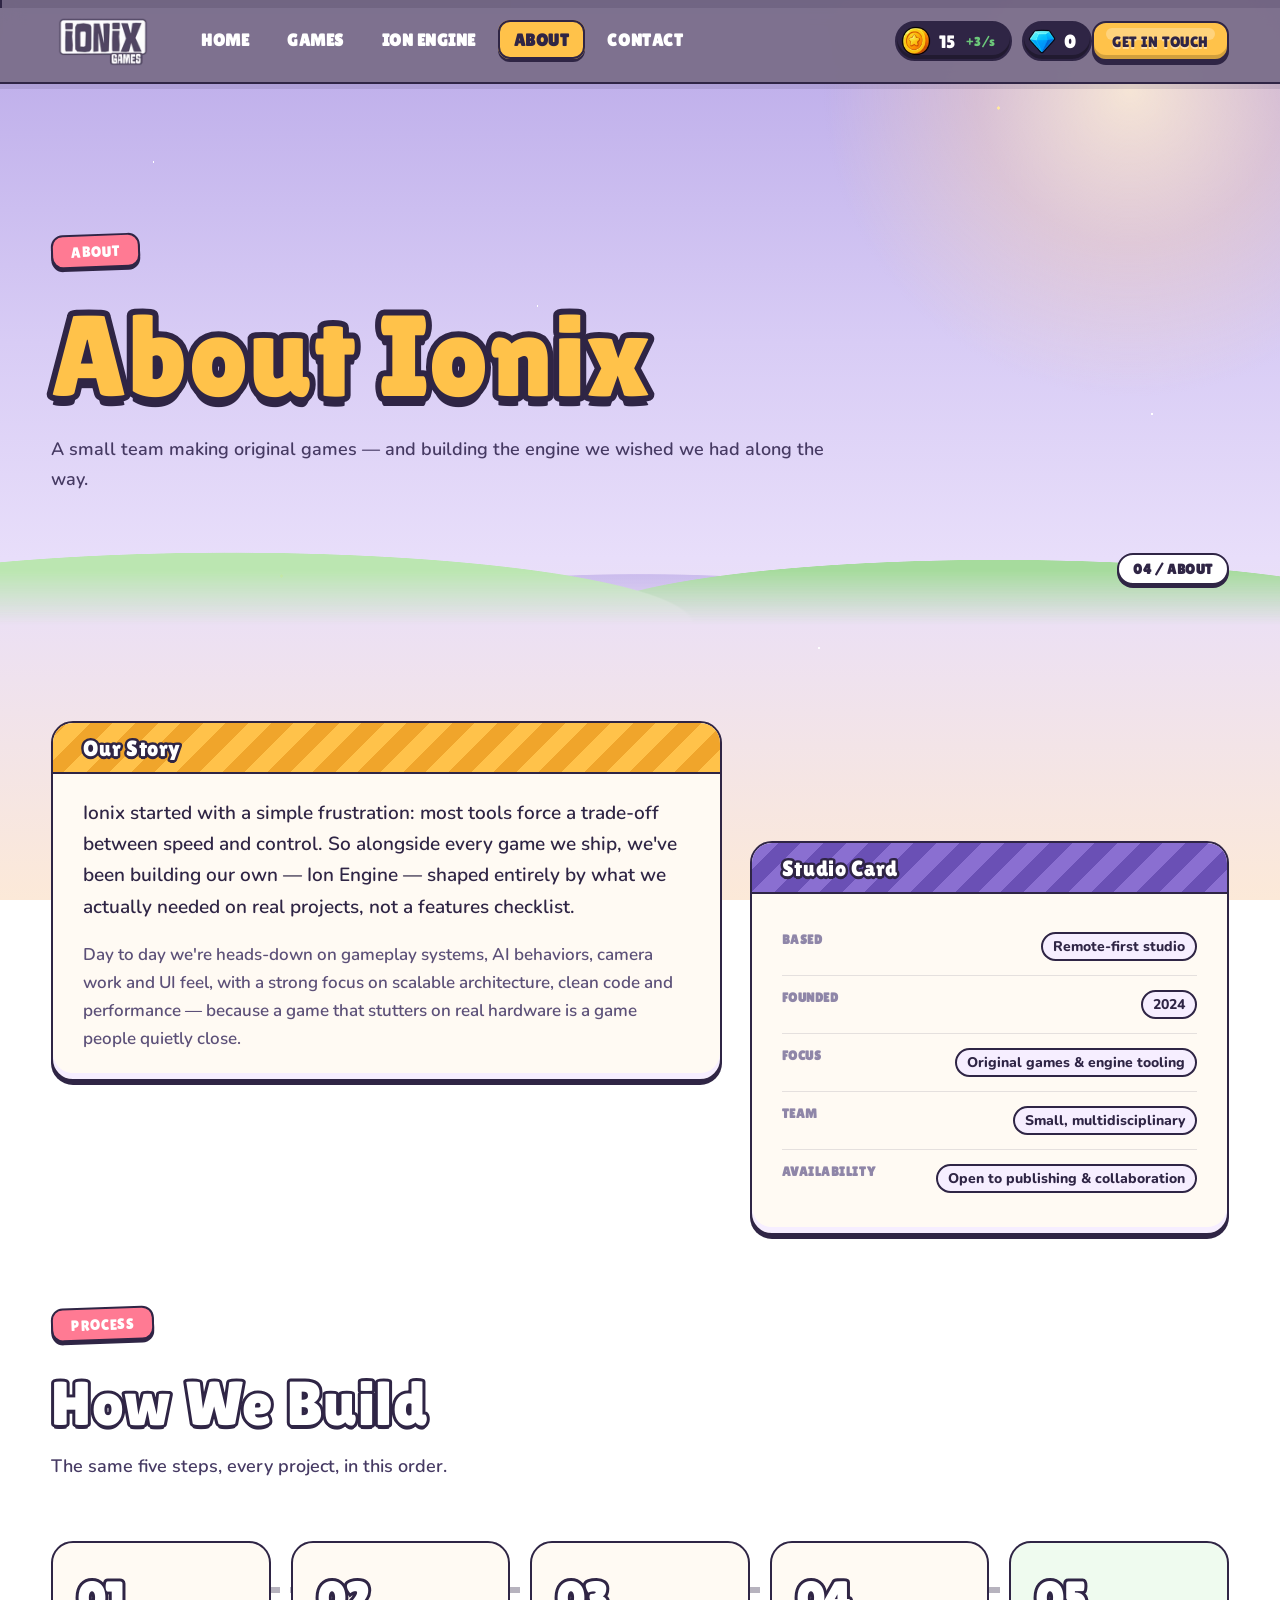
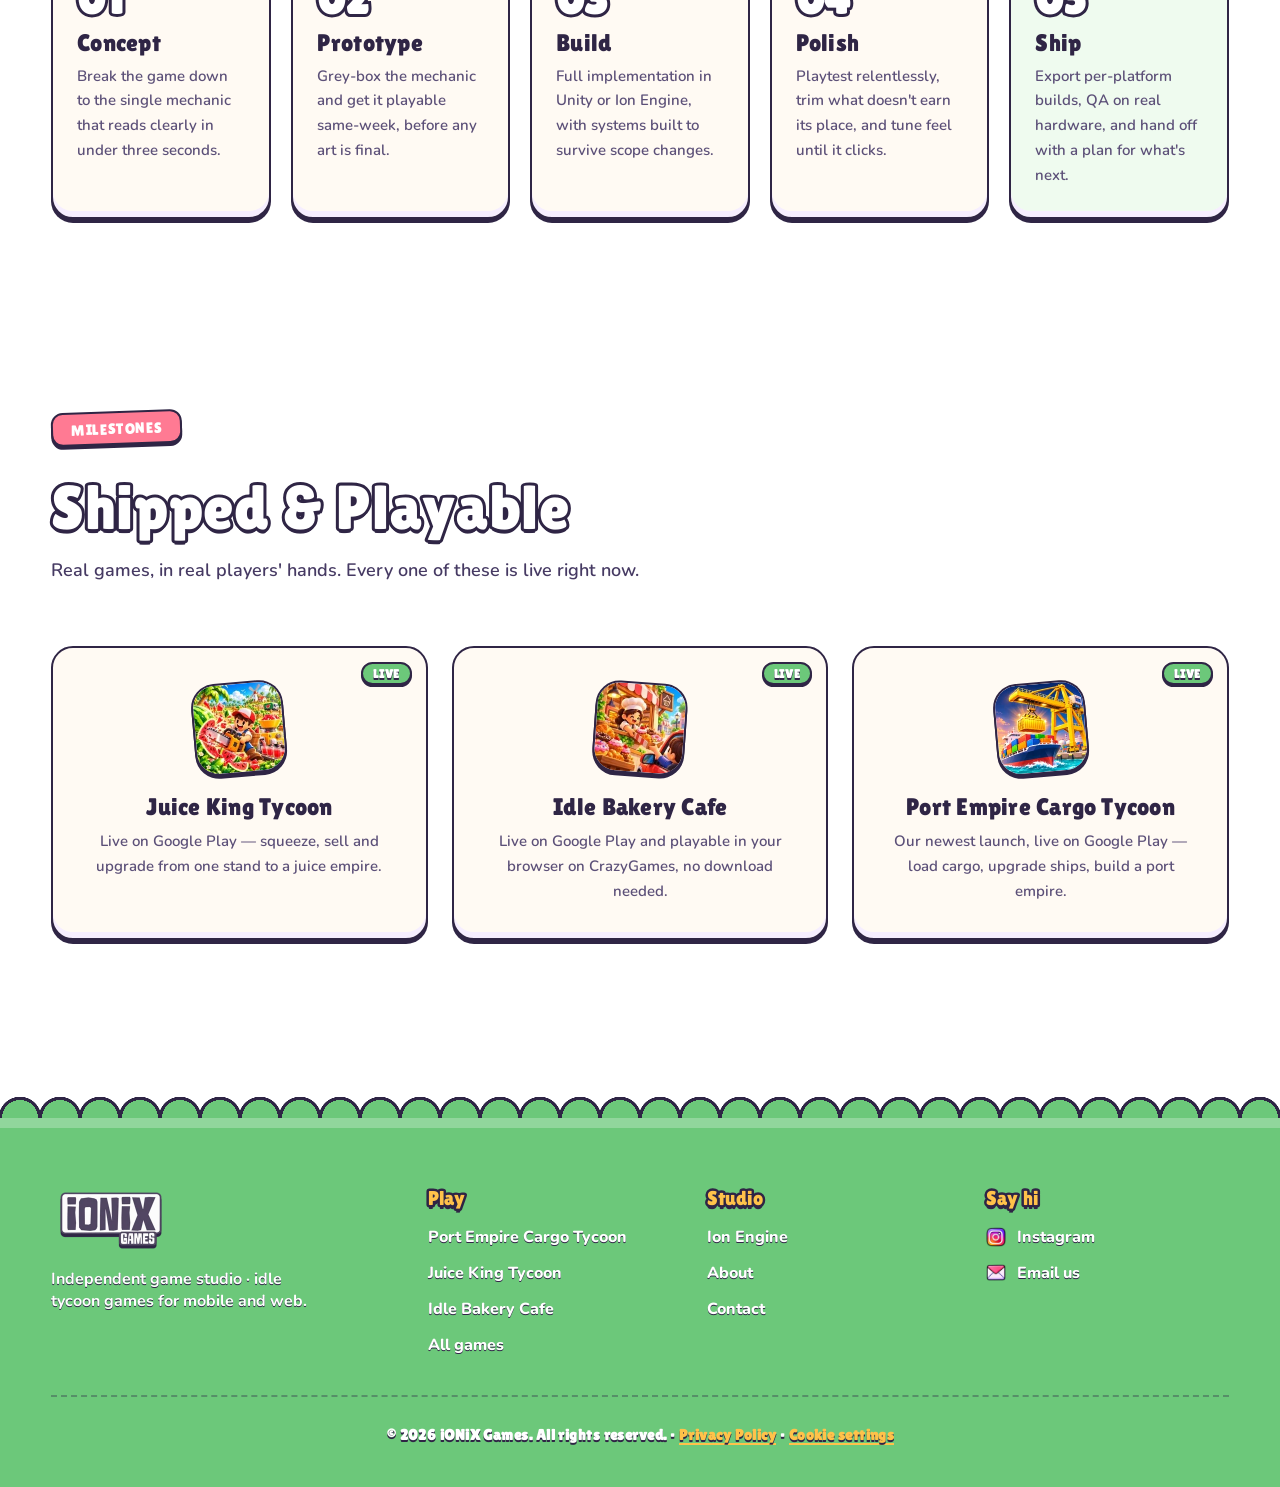
<file: about.html>
<!DOCTYPE html>
<html lang="en">

<head>
    <meta charset="UTF-8">
    <meta name="viewport" content="width=device-width, initial-scale=1.0, viewport-fit=cover">

    <!-- Google Analytics 4 — consent banner + custom events live in ionix-analytics.js -->
    <script async src="https://www.googletagmanager.com/gtag/js?id=G-9BS32RXRXR"></script>
    <script>
        window.dataLayer = window.dataLayer || [];
        function gtag() {dataLayer.push(arguments);}
        // Site shows no ads: ad storage is always off. Analytics is on, except EEA/UK/CH until the visitor accepts.
        gtag('consent', 'default', {ad_storage: 'denied', ad_user_data: 'denied', ad_personalization: 'denied', analytics_storage: 'granted'});
        gtag('consent', 'default', {
            ad_storage: 'denied', ad_user_data: 'denied', ad_personalization: 'denied', analytics_storage: 'denied',
            region: ['AT', 'BE', 'BG', 'HR', 'CY', 'CZ', 'DK', 'EE', 'FI', 'FR', 'DE', 'GR', 'HU', 'IE', 'IT', 'LV', 'LT', 'LU', 'MT', 'NL', 'PL', 'PT', 'RO', 'SK', 'SI', 'ES', 'SE', 'IS', 'LI', 'NO', 'GB', 'CH']
        });
        try {
            var ixConsent = localStorage.getItem('ix-consent');
            if (ixConsent) gtag('consent', 'update', {analytics_storage: ixConsent});
        } catch (e) {}
        gtag('js', new Date());
        gtag('config', 'G-9BS32RXRXR');
    </script>
    <script src="ionix-analytics.js" defer></script>
    <title>About | Ionix Studio</title>
    <meta name="description" content="Ionix is a small, independent game studio focused on original games and the tools behind them.">
    <link rel="canonical" href="https://devangsharma28.github.io/ionixgames/about.html">
    <meta property="og:site_name" content="iONiX Games">
    <meta property="og:title" content="About | Ionix Studio">
    <meta property="og:description" content="Ionix is a small, independent game studio focused on original games and the tools behind them.">
    <meta property="og:type" content="website">
    <meta property="og:url" content="https://devangsharma28.github.io/ionixgames/about.html">
    <meta property="og:image" content="https://devangsharma28.github.io/ionixgames/LOGO/social-card.jpg">
    <meta property="og:image:width" content="1200">
    <meta property="og:image:height" content="630">
    <meta property="og:image:alt" content="iONiX Games — idle tycoon games you can't put down">
    <meta name="twitter:card" content="summary_large_image">
    <meta name="theme-color" content="#07060D">

    <link rel="icon" type="image/png" href="LOGO/favicon.png">
    <link rel="apple-touch-icon" href="LOGO/apple-touch-icon.png">

    <link rel="preconnect" href="https://fonts.googleapis.com">
    <link rel="preconnect" href="https://fonts.gstatic.com" crossorigin>
    <link rel="stylesheet" href="https://fonts.googleapis.com/css2?family=Lilita+One&family=Nunito:wght@500..900&display=swap">
    <link rel="stylesheet" href="style.css">
    <link rel="stylesheet" href="ionix.css">
</head>

<body>

    <a href="#main-content" class="skip-link">Skip to content</a>

    <!-- Ambient background -->
    <div class="bg-orbs" aria-hidden="true">
        <span class="orb orb-1"></span>
        <span class="orb orb-2"></span>
        <span class="orb orb-3"></span>
    </div>

    <!-- Scroll progress -->
    <div class="scroll-progress" aria-hidden="true"><span id="scroll-progress-bar"></span></div>

    <header id="home">

        <nav class="navbar">

            <div class="container">

                <a href="index.html" class="brand" aria-label="Ionix home">
                    <img class="brand-logo" src="LOGO/logo.webp" alt="iONiX Games" width="360" height="180">
                </a>

                <ul class="nav-links">
                    <li><a href="index.html">Home</a></li>
                    <li><a href="games.html">Games</a></li>
                    <li><a href="ion-engine.html">Ion Engine</a></li>
                    <li><a href="about.html" class="active">About</a></li>
                    <li><a href="contact.html">Contact</a></li>
                </ul>

                <div class="nav-actions">

                    <a href="games.html" class="btn btn-outline btn-small">View Games</a>

                    <a href="contact.html" class="btn btn-primary btn-small">Get In Touch</a>

                </div>

                <button class="nav-toggle" id="nav-toggle" aria-label="Open menu" aria-expanded="false"
                    aria-controls="nav-dropdown">
                    <span></span>
                    <span></span>
                    <span></span>
                </button>

            </div>

            <div class="nav-dropdown" id="nav-dropdown">

                <ul>
                    <li><a href="index.html">Home</a></li>
                    <li><a href="games.html">Games</a></li>
                    <li><a href="ion-engine.html">Ion Engine</a></li>
                    <li><a href="about.html" class="active">About</a></li>
                    <li><a href="contact.html">Contact</a></li>
                </ul>

                <div class="nav-dropdown-actions">

                    <a href="games.html" class="btn btn-outline btn-small">View Games</a>

                    <a href="contact.html" class="btn btn-primary btn-small">Get In Touch</a>

                </div>

            </div>

        </nav>

    </header>

    <main id="main-content">

        <section id="page-header" class="page-header" data-index="04 / ABOUT">
            <div class="container">
                <header class="section-header">
                    <span class="eyebrow">About</span>
                    <h1>About Ionix</h1>
                    <p>A small team making original games — and building the engine we wished we had along the way.</p>
                </header>
            </div>
        </section>

        <section id="about-story">
            <div class="container">
                <div class="about-grid">
                    <article class="card about-bio">
                        <h2 class="ix-cardbar ix-cardbar-gold">Our Story</h2>
                        <p>
                            Ionix started with a simple frustration: most tools force a
                            trade-off between speed and control. So alongside every game
                            we ship, we've been building our own — Ion Engine — shaped
                            entirely by what we actually needed on real projects, not a
                            features checklist.
                        </p>
                        <p>
                            Day to day we're heads-down on gameplay systems, AI behaviors,
                            camera work and UI feel, with a strong focus on scalable
                            architecture, clean code and performance — because a game
                            that stutters on real hardware is a game people quietly close.
                        </p>
                    </article>

                    <article class="card about-facts">
                        <h2 class="ix-cardbar">Studio Card</h2>
                        <ul class="fact-list">
                            <li><span class="fact-label">Based</span><span class="fact-value">Remote-first studio</span></li>
                            <li><span class="fact-label">Founded</span><span class="fact-value">2024</span></li>
                            <li><span class="fact-label">Focus</span><span class="fact-value">Original games &amp; engine tooling</span></li>
                            <li><span class="fact-label">Team</span><span class="fact-value">Small, multidisciplinary</span></li>
                            <li><span class="fact-label">Availability</span><span class="fact-value">Open to publishing &amp; collaboration</span></li>
                        </ul>
                    </article>
                </div>
            </div>
        </section>

        <!-- PROCESS -->
        <section id="process">
            <div class="container">
                <header class="section-header">
                    <span class="eyebrow">Process</span>
                    <h2>How We Build</h2>
                    <p>The same five steps, every project, in this order.</p>
                </header>

                <ol class="process-grid process-journey">
                    <li class="process-card">
                        <span class="process-number">01</span>
                        <h3>Concept</h3>
                        <p>Break the game down to the single mechanic that reads clearly in under three seconds.</p>
                    </li>
                    <li class="process-card">
                        <span class="process-number">02</span>
                        <h3>Prototype</h3>
                        <p>Grey-box the mechanic and get it playable same-week, before any art is final.</p>
                    </li>
                    <li class="process-card">
                        <span class="process-number">03</span>
                        <h3>Build</h3>
                        <p>Full implementation in Unity or Ion Engine, with systems built to survive scope changes.</p>
                    </li>
                    <li class="process-card">
                        <span class="process-number">04</span>
                        <h3>Polish</h3>
                        <p>Playtest relentlessly, trim what doesn't earn its place, and tune feel until it clicks.</p>
                    </li>
                    <li class="process-card">
                        <span class="process-number">05</span>
                        <h3>Ship</h3>
                        <p>Export per-platform builds, QA on real hardware, and hand off with a plan for what's next.</p>
                    </li>
                </ol>
            </div>
        </section>

        <!-- MILESTONES (verified: store listings live as of Nov 2026) -->
        <section id="recognition">
            <div class="container">
                <header class="section-header">
                    <span class="eyebrow">Milestones</span>
                    <h2>Shipped &amp; Playable</h2>
                    <p>Real games, in real players' hands. Every one of these is live right now.</p>
                </header>

                <div class="achievement-grid">
                    <a class="achievement-card" href="https://play.google.com/store/apps/details?id=com.ionixgames.juicekingtycoon" target="_blank" rel="noopener">
                        <div class="achievement-icon"><img src="Games/web/juice-king-tycoon-icon.webp" alt="" width="64" height="64" loading="lazy"></div>
                        <h3>Juice King Tycoon</h3>
                        <p>Live on Google Play — squeeze, sell and upgrade from one stand to a juice empire.</p>
                    </a>
                    <a class="achievement-card" href="https://www.crazygames.com/game/idle-bakery-cafe" target="_blank" rel="noopener">
                        <div class="achievement-icon"><img src="Games/web/idle-bakery-cafe-icon.webp" alt="" width="64" height="64" loading="lazy"></div>
                        <h3>Idle Bakery Cafe</h3>
                        <p>Live on Google Play and playable in your browser on CrazyGames, no download needed.</p>
                    </a>
                    <a class="achievement-card" href="https://play.google.com/store/apps/details?id=com.ionixgames.portempire&amp;pcampaignid=web_share" target="_blank" rel="noopener">
                        <div class="achievement-icon"><img src="Games/web/port-empire-cargo-tycoon-icon.webp" alt="" width="64" height="64" loading="lazy"></div>
                        <h3>Port Empire Cargo Tycoon</h3>
                        <p>Our newest launch, live on Google Play — load cargo, upgrade ships, build a port empire.</p>
                    </a>
                </div>
            </div>
        </section>

    </main>

    <footer>

        <div class="container">

            <div class="ix-foot">
                <div class="ix-foot-brand">
                    <a href="index.html" aria-label="iONiX Games home"><img src="LOGO/logo.webp" alt="iONiX Games" width="360" height="180" loading="lazy"></a>
                    <span>Independent game studio · idle tycoon games for mobile and web.</span>
                </div>
                <nav class="ix-foot-col" aria-label="Our games">
                    <h2>Play</h2>
                    <ul>
                        <li><a href="https://play.google.com/store/apps/details?id=com.ionixgames.portempire&amp;pcampaignid=web_share" target="_blank" rel="noopener">Port Empire Cargo Tycoon</a></li>
                        <li><a href="https://play.google.com/store/apps/details?id=com.ionixgames.juicekingtycoon" target="_blank" rel="noopener">Juice King Tycoon</a></li>
                        <li><a href="https://play.google.com/store/apps/details?id=com.ionixgames.idlebakerycafe" target="_blank" rel="noopener">Idle Bakery Cafe</a></li>
                        <li><a href="games.html">All games</a></li>
                    </ul>
                </nav>
                <nav class="ix-foot-col" aria-label="Studio">
                    <h2>Studio</h2>
                    <ul>
                        <li><a href="ion-engine.html">Ion Engine</a></li>
                        <li><a href="about.html">About</a></li>
                        <li><a href="contact.html">Contact</a></li>
                    </ul>
                </nav>
                <nav class="ix-foot-col" aria-label="Follow">
                    <h2>Say hi</h2>
                    <ul>
                        <li><a href="https://www.instagram.com/ionix_games.in/" target="_blank" rel="noopener"><img class="ui-ico" src="UIAtlas/web/instagram.webp" alt="" width="20" height="20" loading="lazy">Instagram</a></li>
                        <li><a href="mailto:ionixgames26@gmail.com"><img class="ui-ico" src="UIAtlas/web/email.webp" alt="" width="20" height="20" loading="lazy">Email us</a></li>
                    </ul>
                </nav>
            </div>

            <p class="ix-foot-legal">© 2026 iONiX Games. All rights reserved. · <a href="privacy.html">Privacy Policy</a></p>

        </div>

    </footer>

    <script src="ionix.js" defer></script>

</body>

</html>
</file>
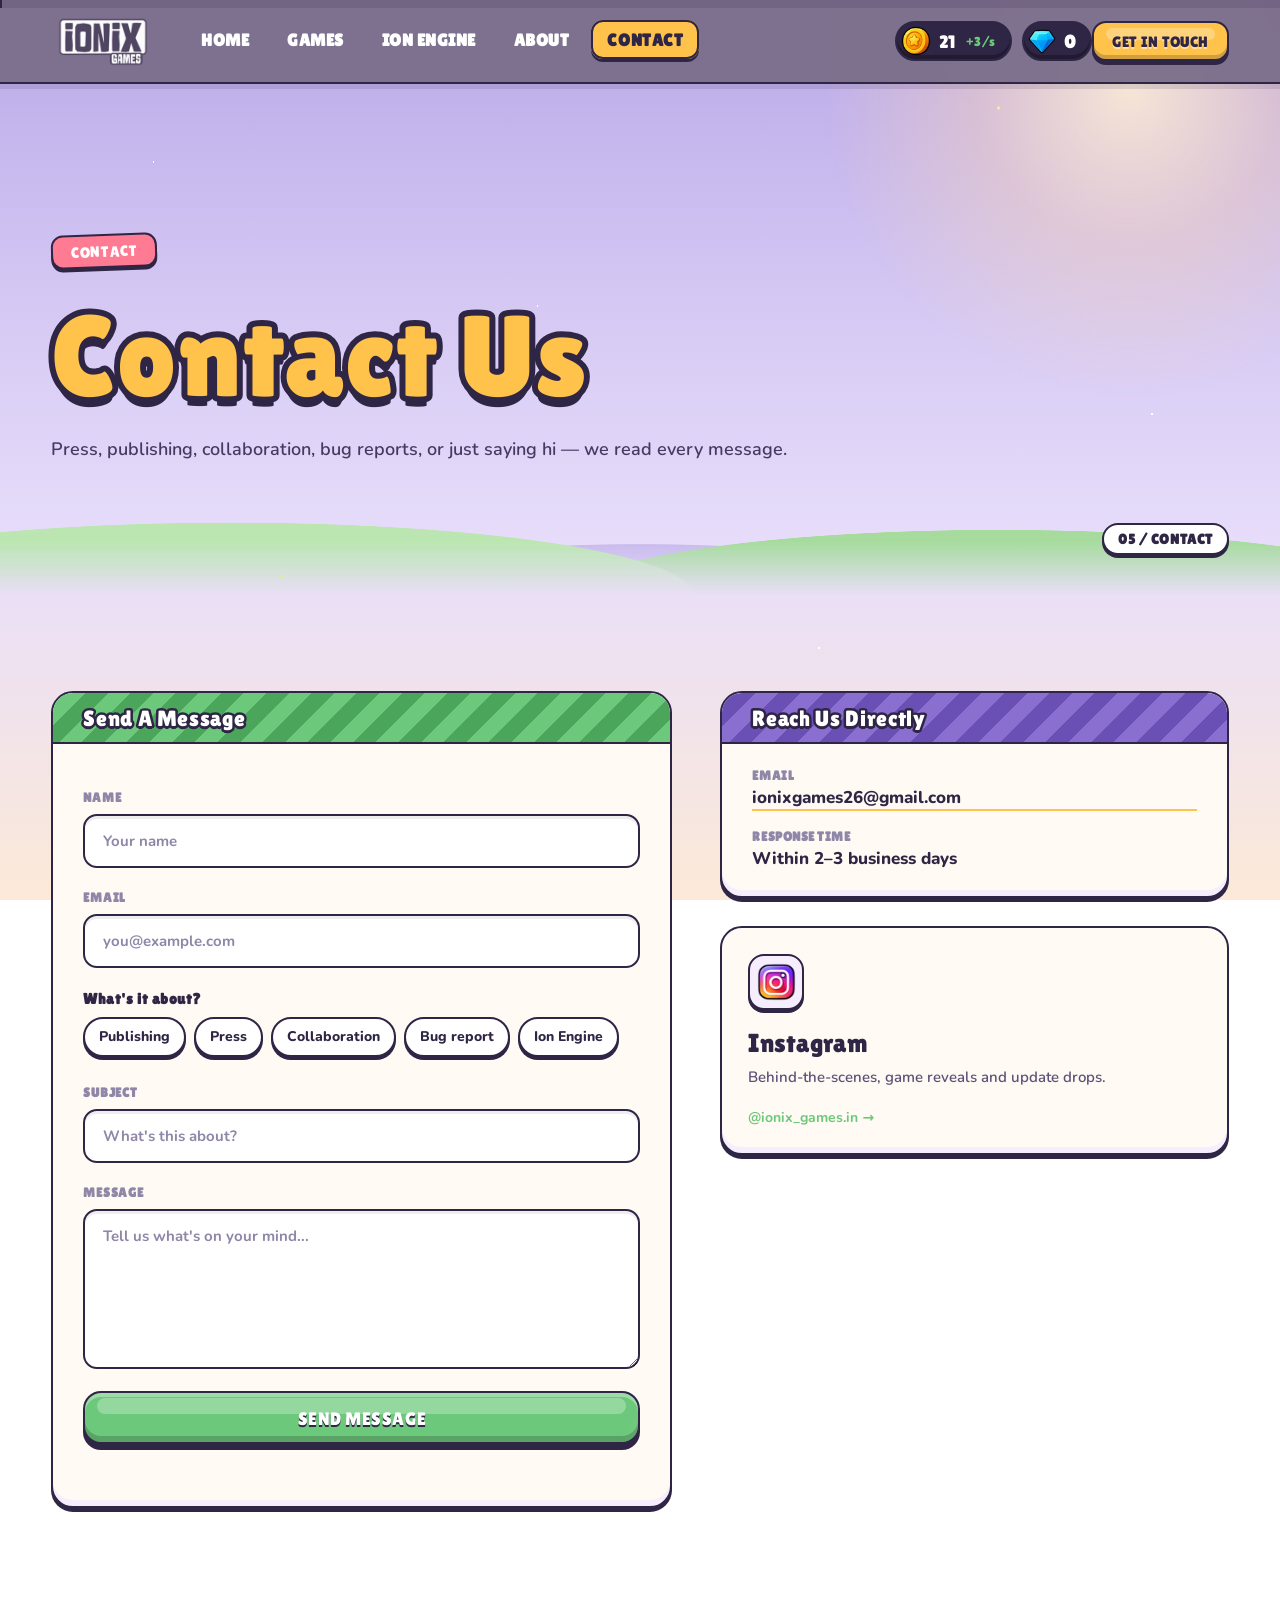
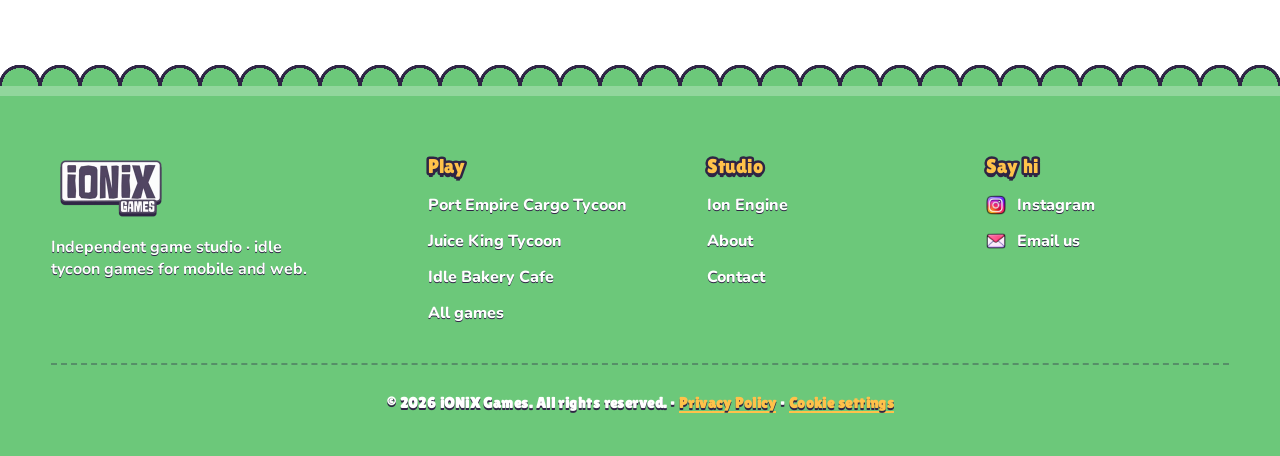
<file: contact.html>
<!DOCTYPE html>
<html lang="en">

<head>
    <meta charset="UTF-8">
    <meta name="viewport" content="width=device-width, initial-scale=1.0, viewport-fit=cover">

    <!-- Google Analytics 4 — consent banner + custom events live in ionix-analytics.js -->
    <script async src="https://www.googletagmanager.com/gtag/js?id=G-9BS32RXRXR"></script>
    <script>
        window.dataLayer = window.dataLayer || [];
        function gtag() {dataLayer.push(arguments);}
        // Site shows no ads: ad storage is always off. Analytics is on, except EEA/UK/CH until the visitor accepts.
        gtag('consent', 'default', {ad_storage: 'denied', ad_user_data: 'denied', ad_personalization: 'denied', analytics_storage: 'granted'});
        gtag('consent', 'default', {
            ad_storage: 'denied', ad_user_data: 'denied', ad_personalization: 'denied', analytics_storage: 'denied',
            region: ['AT', 'BE', 'BG', 'HR', 'CY', 'CZ', 'DK', 'EE', 'FI', 'FR', 'DE', 'GR', 'HU', 'IE', 'IT', 'LV', 'LT', 'LU', 'MT', 'NL', 'PL', 'PT', 'RO', 'SK', 'SI', 'ES', 'SE', 'IS', 'LI', 'NO', 'GB', 'CH']
        });
        try {
            var ixConsent = localStorage.getItem('ix-consent');
            if (ixConsent) gtag('consent', 'update', {analytics_storage: ixConsent});
        } catch (e) {}
        gtag('js', new Date());
        gtag('config', 'G-9BS32RXRXR');
    </script>
    <script src="ionix-analytics.js" defer></script>
    <title>Contact | Ionix Studio</title>
    <meta name="description" content="Get in touch with Ionix Studio — press, publishing, collaboration, or feedback.">
    <link rel="canonical" href="https://devangsharma28.github.io/ionixgames/contact.html">
    <meta property="og:site_name" content="iONiX Games">
    <meta property="og:title" content="Contact | Ionix Studio">
    <meta property="og:description" content="Get in touch with Ionix Studio — press, publishing, collaboration, or feedback.">
    <meta property="og:type" content="website">
    <meta property="og:url" content="https://devangsharma28.github.io/ionixgames/contact.html">
    <meta property="og:image" content="https://devangsharma28.github.io/ionixgames/LOGO/social-card.jpg">
    <meta property="og:image:width" content="1200">
    <meta property="og:image:height" content="630">
    <meta property="og:image:alt" content="iONiX Games — idle tycoon games you can't put down">
    <meta name="twitter:card" content="summary_large_image">
    <meta name="theme-color" content="#07060D">

    <link rel="icon" type="image/png" href="LOGO/favicon.png">
    <link rel="apple-touch-icon" href="LOGO/apple-touch-icon.png">

    <link rel="preconnect" href="https://fonts.googleapis.com">
    <link rel="preconnect" href="https://fonts.gstatic.com" crossorigin>
    <link rel="stylesheet" href="https://fonts.googleapis.com/css2?family=Lilita+One&family=Nunito:wght@500..900&display=swap">
    <link rel="stylesheet" href="style.css">
    <link rel="stylesheet" href="ionix.css">
</head>

<body>

    <a href="#main-content" class="skip-link">Skip to content</a>

    <!-- Ambient background -->
    <div class="bg-orbs" aria-hidden="true">
        <span class="orb orb-1"></span>
        <span class="orb orb-2"></span>
        <span class="orb orb-3"></span>
    </div>

    <!-- Scroll progress -->
    <div class="scroll-progress" aria-hidden="true"><span id="scroll-progress-bar"></span></div>

    <header id="home">

        <nav class="navbar">

            <div class="container">

                <a href="index.html" class="brand" aria-label="Ionix home">
                    <img class="brand-logo" src="LOGO/logo.webp" alt="iONiX Games" width="360" height="180">
                </a>

                <ul class="nav-links">
                    <li><a href="index.html">Home</a></li>
                    <li><a href="games.html">Games</a></li>
                    <li><a href="ion-engine.html">Ion Engine</a></li>
                    <li><a href="about.html">About</a></li>
                    <li><a href="contact.html" class="active">Contact</a></li>
                </ul>

                <div class="nav-actions">

                    <a href="games.html" class="btn btn-outline btn-small">View Games</a>

                    <a href="contact.html" class="btn btn-primary btn-small">Get In Touch</a>

                </div>

                <button class="nav-toggle" id="nav-toggle" aria-label="Open menu" aria-expanded="false"
                    aria-controls="nav-dropdown">
                    <span></span>
                    <span></span>
                    <span></span>
                </button>

            </div>

            <div class="nav-dropdown" id="nav-dropdown">

                <ul>
                    <li><a href="index.html">Home</a></li>
                    <li><a href="games.html">Games</a></li>
                    <li><a href="ion-engine.html">Ion Engine</a></li>
                    <li><a href="about.html">About</a></li>
                    <li><a href="contact.html" class="active">Contact</a></li>
                </ul>

                <div class="nav-dropdown-actions">

                    <a href="games.html" class="btn btn-outline btn-small">View Games</a>

                    <a href="contact.html" class="btn btn-primary btn-small">Get In Touch</a>

                </div>

            </div>

        </nav>

    </header>

    <main id="main-content">

        <section id="page-header" class="page-header" data-index="05 / CONTACT">
            <div class="container">
                <header class="section-header">
                    <span class="eyebrow">Contact</span>
                    <h1>Contact Us</h1>
                    <p>Press, publishing, collaboration, bug reports, or just saying hi — we read every message.</p>
                </header>
            </div>
        </section>

        <section id="contact-main">
            <div class="container contact-layout">
                <form class="card contact-form" action="https://docs.google.com/forms/d/e/1FAIpQLSc4_Qw2KqXHy-ui5gngJ01LBbHH6DqekpRx41ofaiOE5l0uGQ/formResponse" method="post" id="contact-form">
                    <h2 class="ix-cardbar ix-cardbar-grass">Send A Message</h2>
                    <div class="form-row">
                        <label for="name">Name</label>
                        <input type="text" id="name" name="entry.1112759050" placeholder="Your name" autocomplete="name" required>
                    </div>
                    <div class="form-row">
                        <label for="email">Email</label>
                        <input type="email" id="email" name="entry.204561718" placeholder="you@example.com" autocomplete="email" required>
                    </div>
                    <fieldset class="ix-topics">
                        <legend>What's it about?</legend>
                        <button type="button" data-topic="Publishing">Publishing</button>
                        <button type="button" data-topic="Press">Press</button>
                        <button type="button" data-topic="Collaboration">Collaboration</button>
                        <button type="button" data-topic="Bug report">Bug report</button>
                        <button type="button" data-topic="Ion Engine early access">Ion Engine</button>
                    </fieldset>
                    <div class="form-row">
                        <label for="subject">Subject</label>
                        <input type="text" id="subject" name="entry.1647930589" placeholder="What's this about?" required>
                    </div>
                    <div class="form-row">
                        <label for="message">Message</label>
                        <textarea id="message" name="entry.955963655" placeholder="Tell us what's on your mind..." minlength="10" required></textarea>
                    </div>
                    <!-- Bot trap: hidden from people, bots fill it -->
                    <div aria-hidden="true" style="position:absolute;left:-9999px;width:1px;height:1px;overflow:hidden;">
                        <label for="website">Website</label>
                        <input type="text" id="website" name="website" tabindex="-1" autocomplete="off">
                    </div>
                    <button type="submit" class="btn btn-green">Send Message</button>
                    <p class="form-status" id="form-status" role="status" aria-live="polite" style="margin-top:14px;"></p>
                </form>

                <div class="contact-side">
                    <article class="card ix-direct">
                        <h2 class="ix-cardbar">Reach Us Directly</h2>
                        <ul class="info-list" style="margin-top:18px;">
                            <li><span class="info-label">Email</span><a class="info-value" href="mailto:ionixgames26@gmail.com">ionixgames26@gmail.com</a></li>
                            <li><span class="info-label">Response Time</span><span class="info-value">Within 2–3 business days</span></li>
                        </ul>
                    </article>

                    <a href="https://www.instagram.com/ionix_games.in/" class="card contact-card" target="_blank" rel="noopener">
                        <div class="contact-card-icon"><img src="UIAtlas/web/instagram.webp" alt="" width="64" height="64"></div>
                        <h3>Instagram</h3>
                        <p>Behind-the-scenes, game reveals and update drops.</p>
                        <span class="contact-card-link">@ionix_games.in →</span>
                    </a>
                </div>
            </div>
        </section>

    </main>

    <footer>

        <div class="container">

            <div class="ix-foot">
                <div class="ix-foot-brand">
                    <a href="index.html" aria-label="iONiX Games home"><img src="LOGO/logo.webp" alt="iONiX Games" width="360" height="180" loading="lazy"></a>
                    <span>Independent game studio · idle tycoon games for mobile and web.</span>
                </div>
                <nav class="ix-foot-col" aria-label="Our games">
                    <h2>Play</h2>
                    <ul>
                        <li><a href="https://play.google.com/store/apps/details?id=com.ionixgames.portempire&amp;pcampaignid=web_share" target="_blank" rel="noopener">Port Empire Cargo Tycoon</a></li>
                        <li><a href="https://play.google.com/store/apps/details?id=com.ionixgames.juicekingtycoon" target="_blank" rel="noopener">Juice King Tycoon</a></li>
                        <li><a href="https://play.google.com/store/apps/details?id=com.ionixgames.idlebakerycafe" target="_blank" rel="noopener">Idle Bakery Cafe</a></li>
                        <li><a href="games.html">All games</a></li>
                    </ul>
                </nav>
                <nav class="ix-foot-col" aria-label="Studio">
                    <h2>Studio</h2>
                    <ul>
                        <li><a href="ion-engine.html">Ion Engine</a></li>
                        <li><a href="about.html">About</a></li>
                        <li><a href="contact.html">Contact</a></li>
                    </ul>
                </nav>
                <nav class="ix-foot-col" aria-label="Follow">
                    <h2>Say hi</h2>
                    <ul>
                        <li><a href="https://www.instagram.com/ionix_games.in/" target="_blank" rel="noopener"><img class="ui-ico" src="UIAtlas/web/instagram.webp" alt="" width="20" height="20" loading="lazy">Instagram</a></li>
                        <li><a href="mailto:ionixgames26@gmail.com"><img class="ui-ico" src="UIAtlas/web/email.webp" alt="" width="20" height="20" loading="lazy">Email us</a></li>
                    </ul>
                </nav>
            </div>

            <p class="ix-foot-legal">© 2026 iONiX Games. All rights reserved. · <a href="privacy.html">Privacy Policy</a></p>

        </div>

    </footer>

    <script>
        /* ---------- Contact form -> Google Forms ---------- */
        (function () {
            var form = document.getElementById('contact-form');
            var status = document.getElementById('form-status');
            if (!form) return;
            var loadedAt = Date.now();
            var subject = document.getElementById('subject');
            var topics = form.querySelectorAll('[data-topic]');
            function pick(t) {
                topics.forEach(function (b) { b.setAttribute('aria-pressed', String(b.getAttribute('data-topic') === t)); });
            }
            topics.forEach(function (b) {
                b.setAttribute('aria-pressed', 'false');
                b.addEventListener('click', function () {
                    var t = b.getAttribute('data-topic');
                    subject.value = t + ': ';
                    pick(t);
                    subject.focus();
                });
            });
            var pre = new URLSearchParams(location.search).get('subject');
            if (pre) { subject.value = pre.slice(0, 120); pick(pre); }
            form.addEventListener('submit', function (e) {
                e.preventDefault();
                var data = new FormData(form);
                // Bots fill the hidden field or submit instantly: fake success, send nothing
                if (data.get('website') || Date.now() - loadedAt < 3000) {
                    form.reset();
                    status.textContent = 'Message submitted. If you don\'t hear back within 3 business days, email ionixgames26@gmail.com.';
                    return;
                }
                data.delete('website');
                var btn = form.querySelector('button[type="submit"]');
                btn.disabled = true;
                status.textContent = 'Sending…';
                status.dataset.state = 'busy';
                // Google Forms sends no CORS headers: response is opaque, so only network failure is detectable
                fetch(form.action, {method: 'POST', mode: 'no-cors', body: data})
                    .then(function () {
                        form.reset();
                        status.textContent = 'Message submitted. We can\'t confirm delivery from this page, so if you don\'t hear back within 3 business days, email ionixgames26@gmail.com.';
                        status.dataset.state = 'ok';
                        pick('');
                        if (window.ixTrack) ixTrack('generate_lead', {form_name: 'contact'});
                    })
                    .catch(function () {
                        status.textContent = 'Could not send — check your connection, or email us at ionixgames26@gmail.com.';
                        status.dataset.state = 'error';
                        if (window.ixTrack) ixTrack('contact_form_error', {form_name: 'contact'});
                    })
                    .then(function () {btn.disabled = false;});
            });
        })();
    </script>

    <script src="ionix.js" defer></script>

</body>

</html>
</file>
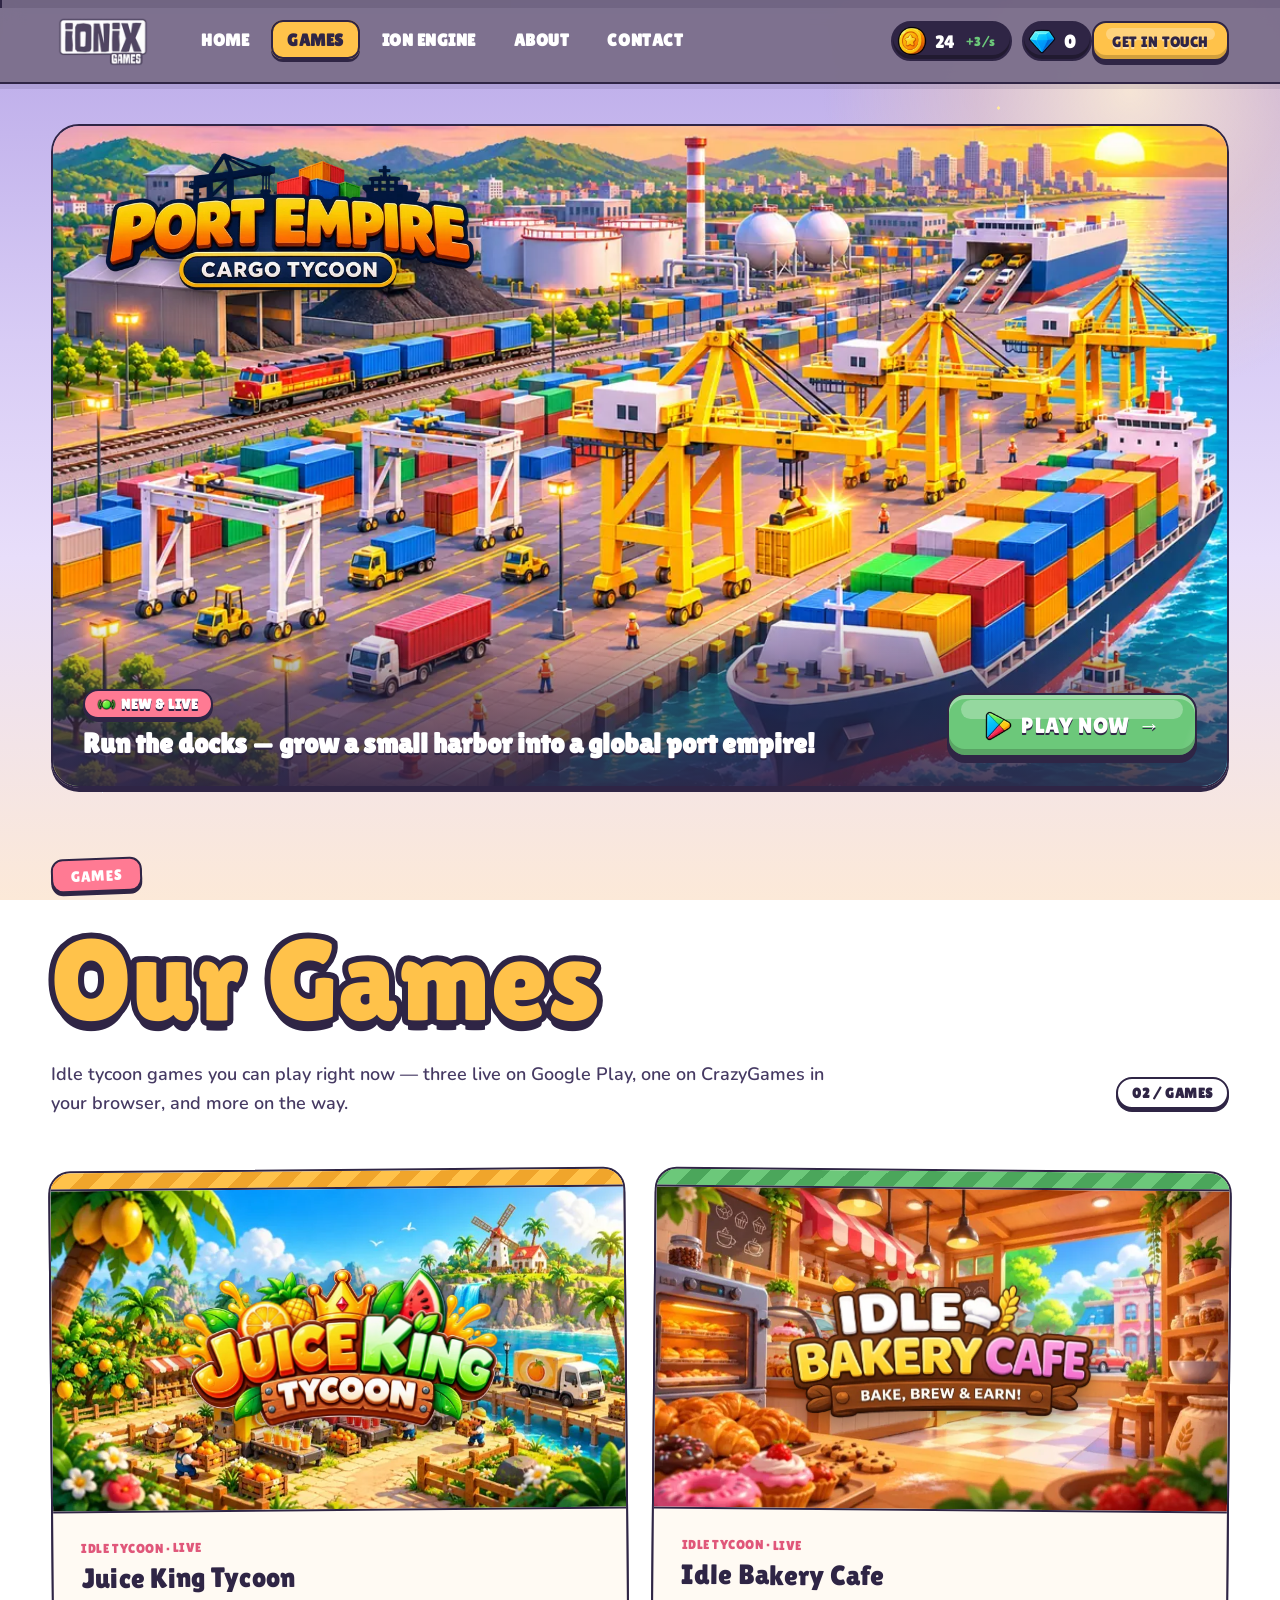
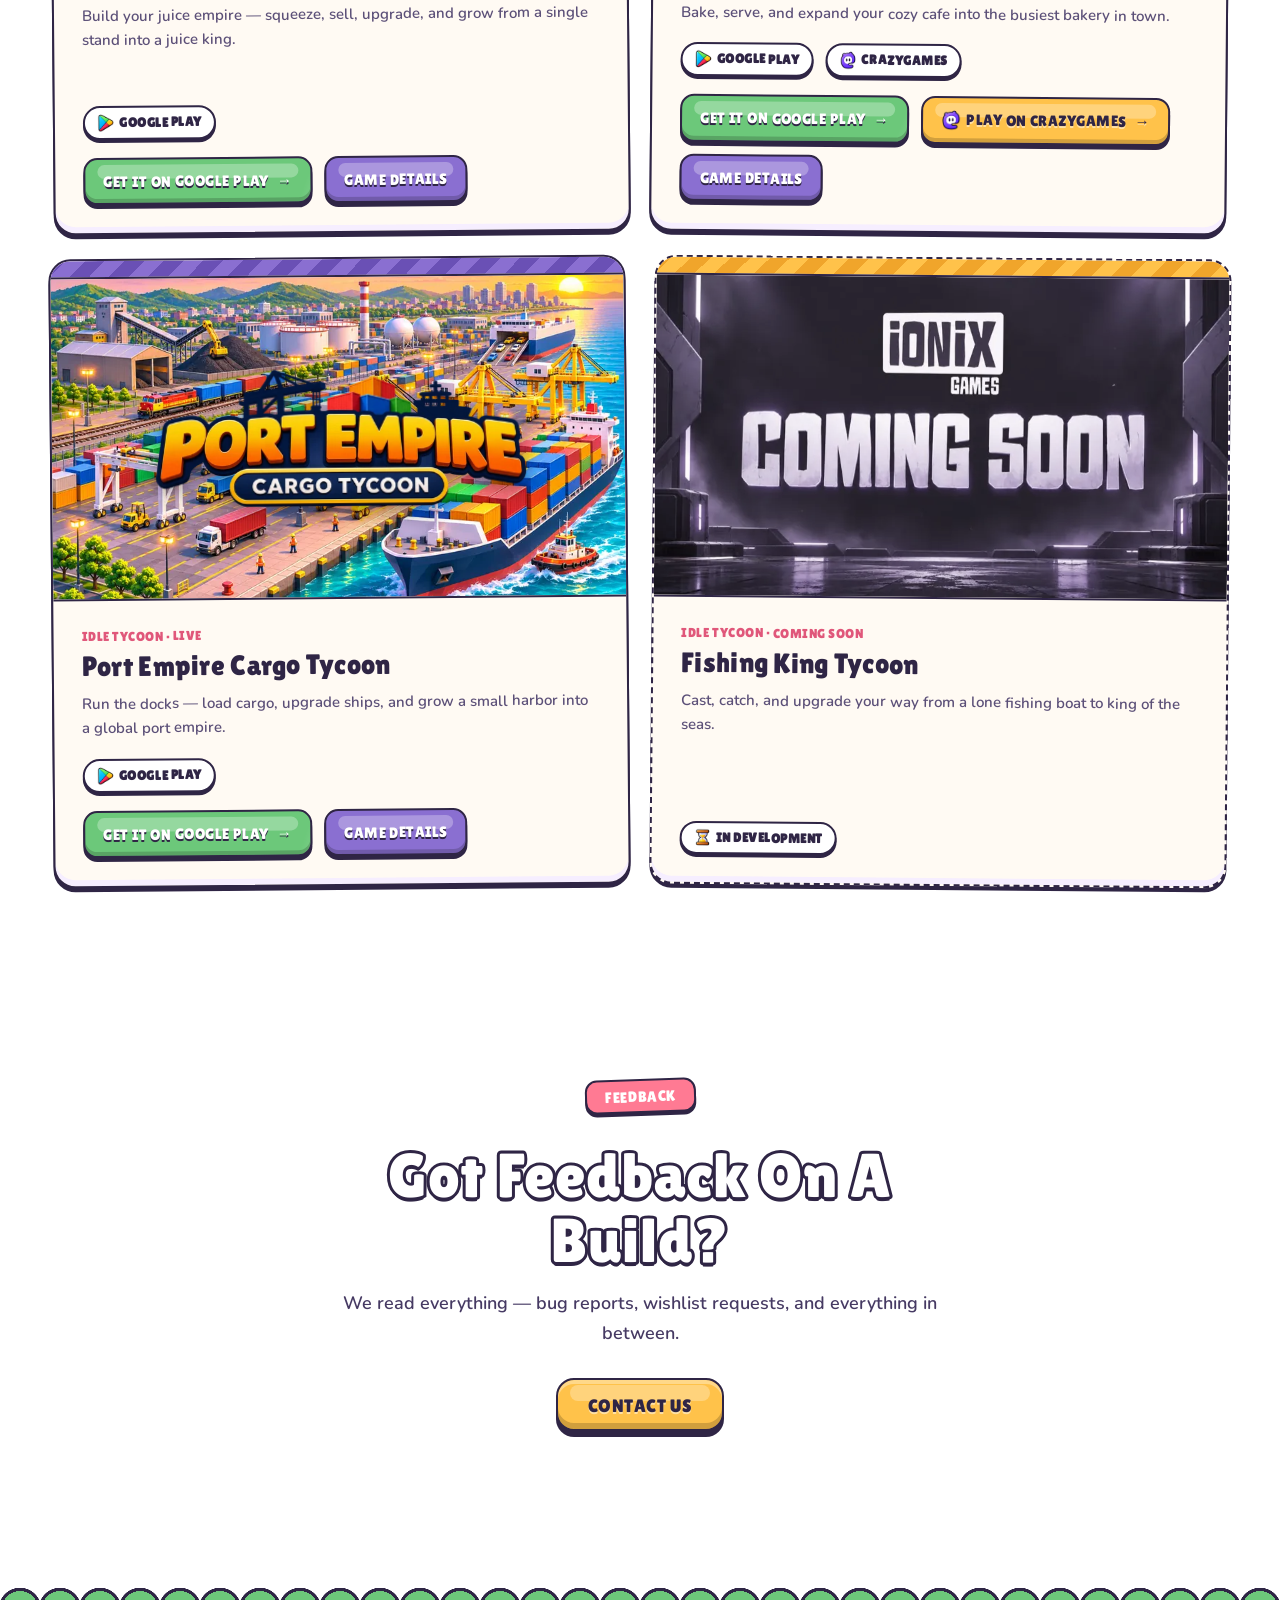
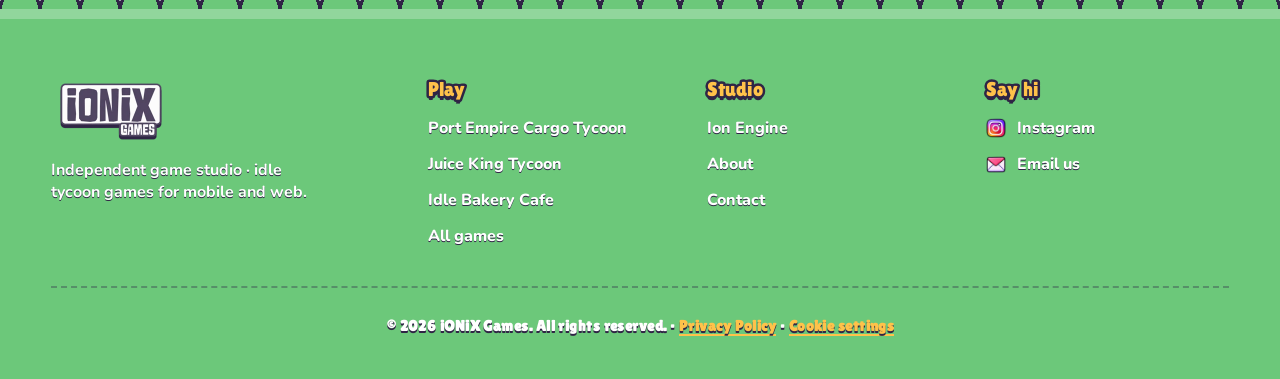
<file: games.html>
<!DOCTYPE html>
<html lang="en">

<head>
    <meta charset="UTF-8">
    <meta name="viewport" content="width=device-width, initial-scale=1.0, viewport-fit=cover">

    <!-- Google Analytics 4 — consent banner + custom events live in ionix-analytics.js -->
    <script async src="https://www.googletagmanager.com/gtag/js?id=G-9BS32RXRXR"></script>
    <script>
        window.dataLayer = window.dataLayer || [];
        function gtag() {dataLayer.push(arguments);}
        // Site shows no ads: ad storage is always off. Analytics is on, except EEA/UK/CH until the visitor accepts.
        gtag('consent', 'default', {ad_storage: 'denied', ad_user_data: 'denied', ad_personalization: 'denied', analytics_storage: 'granted'});
        gtag('consent', 'default', {
            ad_storage: 'denied', ad_user_data: 'denied', ad_personalization: 'denied', analytics_storage: 'denied',
            region: ['AT', 'BE', 'BG', 'HR', 'CY', 'CZ', 'DK', 'EE', 'FI', 'FR', 'DE', 'GR', 'HU', 'IE', 'IT', 'LV', 'LT', 'LU', 'MT', 'NL', 'PL', 'PT', 'RO', 'SK', 'SI', 'ES', 'SE', 'IS', 'LI', 'NO', 'GB', 'CH']
        });
        try {
            var ixConsent = localStorage.getItem('ix-consent');
            if (ixConsent) gtag('consent', 'update', {analytics_storage: ixConsent});
        } catch (e) {}
        gtag('js', new Date());
        gtag('config', 'G-9BS32RXRXR');
    </script>
    <script src="ionix-analytics.js" defer></script>
    <title>Games | Ionix Studio</title>
    <meta name="description" content="Games shipped and in development by Ionix Studio.">
    <link rel="canonical" href="https://devangsharma28.github.io/ionixgames/games.html">
    <meta property="og:site_name" content="iONiX Games">
    <meta property="og:title" content="Games | Ionix Studio">
    <meta property="og:description" content="Games shipped and in development by Ionix Studio.">
    <meta property="og:type" content="website">
    <meta property="og:url" content="https://devangsharma28.github.io/ionixgames/games.html">
    <meta property="og:image" content="https://devangsharma28.github.io/ionixgames/LOGO/social-card.jpg">
    <meta property="og:image:width" content="1200">
    <meta property="og:image:height" content="630">
    <meta property="og:image:alt" content="iONiX Games — idle tycoon games you can't put down">
    <meta name="twitter:card" content="summary_large_image">
    <meta name="theme-color" content="#07060D">

    <link rel="icon" type="image/png" href="LOGO/favicon.png">
    <link rel="apple-touch-icon" href="LOGO/apple-touch-icon.png">

    <link rel="preconnect" href="https://fonts.googleapis.com">
    <link rel="preconnect" href="https://fonts.gstatic.com" crossorigin>
    <link rel="stylesheet" href="https://fonts.googleapis.com/css2?family=Lilita+One&family=Nunito:wght@500..900&display=swap">
    <!-- featured:preload -->
    <link rel="preload" as="image" href="Games/web/port-empire-cargo-tycoon-art.webp" imagesrcset="Games/web/port-empire-cargo-tycoon-art-800.webp 800w, Games/web/port-empire-cargo-tycoon-art.webp 1100w" imagesizes="(max-width: 760px) 100vw, 1200px" fetchpriority="high">
    <!-- /featured:preload -->
    <link rel="stylesheet" href="style.css">
    <link rel="stylesheet" href="ionix.css">
    <script type="application/ld+json">[{"@context": "https://schema.org", "@type": "MobileApplication", "name": "Juice King Tycoon", "operatingSystem": "ANDROID", "applicationCategory": "GameApplication", "url": "https://play.google.com/store/apps/details?id=com.ionixgames.juicekingtycoon", "image": "https://devangsharma28.github.io/ionixgames/Games/web/juice-king-tycoon-art.webp", "author": {"@type": "Organization", "name": "iONiX Games"}, "offers": {"@type": "Offer", "price": "0", "priceCurrency": "USD"}}, {"@context": "https://schema.org", "@type": "MobileApplication", "name": "Idle Bakery Cafe", "operatingSystem": "ANDROID", "applicationCategory": "GameApplication", "url": "https://play.google.com/store/apps/details?id=com.ionixgames.idlebakerycafe", "image": "https://devangsharma28.github.io/ionixgames/Games/web/idle-bakery-cafe-art.webp", "author": {"@type": "Organization", "name": "iONiX Games"}, "offers": {"@type": "Offer", "price": "0", "priceCurrency": "USD"}}]</script>
</head>

<body>

    <a href="#main-content" class="skip-link">Skip to content</a>

    <!-- Ambient background -->
    <div class="bg-orbs" aria-hidden="true">
        <span class="orb orb-1"></span>
        <span class="orb orb-2"></span>
        <span class="orb orb-3"></span>
    </div>

    <!-- Scroll progress -->
    <div class="scroll-progress" aria-hidden="true"><span id="scroll-progress-bar"></span></div>

    <header id="home">

        <nav class="navbar">

            <div class="container">

                <a href="index.html" class="brand" aria-label="Ionix home">
                    <img class="brand-logo" src="LOGO/logo.webp" alt="iONiX Games" width="360" height="180">
                </a>

                <ul class="nav-links">
                    <li><a href="index.html">Home</a></li>
                    <li><a href="games.html" class="active">Games</a></li>
                    <li><a href="ion-engine.html">Ion Engine</a></li>
                    <li><a href="about.html">About</a></li>
                    <li><a href="contact.html">Contact</a></li>
                </ul>

                <div class="nav-actions">

                    <a href="games.html" class="btn btn-outline btn-small">View Games</a>

                    <a href="contact.html" class="btn btn-primary btn-small">Get In Touch</a>

                </div>

                <button class="nav-toggle" id="nav-toggle" aria-label="Open menu" aria-expanded="false"
                    aria-controls="nav-dropdown">
                    <span></span>
                    <span></span>
                    <span></span>
                </button>

            </div>

            <div class="nav-dropdown" id="nav-dropdown">

                <ul>
                    <li><a href="index.html">Home</a></li>
                    <li><a href="games.html" class="active">Games</a></li>
                    <li><a href="ion-engine.html">Ion Engine</a></li>
                    <li><a href="about.html">About</a></li>
                    <li><a href="contact.html">Contact</a></li>
                </ul>

                <div class="nav-dropdown-actions">

                    <a href="games.html" class="btn btn-outline btn-small">View Games</a>

                    <a href="contact.html" class="btn btn-primary btn-small">Get In Touch</a>

                </div>

            </div>

        </nav>

    </header>

    <main id="main-content">

        <section id="featured-poster">
            <div class="container">
                <!-- featured:poster -->
                <a href="https://play.google.com/store/apps/details?id=com.ionixgames.portempire&amp;pcampaignid=web_share" class="ix-poster" data-game="Port Empire Cargo Tycoon" target="_blank" rel="noopener" aria-label="Play Port Empire Cargo Tycoon free on Google Play">
                    <img src="Games/web/port-empire-cargo-tycoon-art.webp" srcset="Games/web/port-empire-cargo-tycoon-art-800.webp 800w, Games/web/port-empire-cargo-tycoon-art.webp 1100w" sizes="(max-width: 760px) 100vw, 1200px" alt="Port Empire Cargo Tycoon — a busy container port with cranes, trains and cargo ships" width="1100" height="619" fetchpriority="high" decoding="async">
                    <img class="ix-poster-logo" src="Games/web/port-empire-cargo-tycoon-logo.webp" alt="" width="640" height="222" decoding="async">
                    <span class="ix-poster-info">
                        <span class="ix-poster-hook"><span class="ix-poster-tag"><img class="ui-ico" src="UIAtlas/web/live.webp" alt="" width="20" height="20">New &amp; Live</span>Run the docks — grow a small harbor into a global port empire!</span>
                        <span class="btn btn-green ix-poster-cta"><img class="ui-ico" src="UIAtlas/web/google-play.webp" alt="" width="20" height="20">Play Now <span class="arrow">→</span></span>
                    </span>
                </a>
                <!-- /featured:poster -->
            </div>
        </section>

        <section id="page-header" class="page-header" data-index="02 / GAMES">
            <div class="container">
                <header class="section-header">
                    <span class="eyebrow">Games</span>
                    <h1>Our Games</h1>
                    <p>Idle tycoon games you can play right now — three live on Google Play, one on CrazyGames in your browser, and more on the way.</p>
                </header>
            </div>
        </section>

        <section id="games-grid">
            <div class="container">
                <div class="projects-grid projects-grid-2 projects-grid-text">
                    <article class="project-card project-card-text">
                        <div class="game-art">
                            <img class="game-bg" src="Games/web/juice-king-tycoon-art-800.webp" srcset="Games/web/juice-king-tycoon-art-800.webp 800w, Games/web/juice-king-tycoon-art.webp 1100w" sizes="(max-width: 760px) 100vw, 600px" alt="" width="800" height="450" loading="lazy" decoding="async">
                            <img class="game-logo" src="Games/web/juice-king-tycoon-logo.webp" alt="Juice King Tycoon logo" width="520" height="260" loading="lazy" decoding="async">
                        </div>
                        <div class="project-body">
                            <span class="project-tag">Idle Tycoon · Live</span>
                            <h3><a href="juice-king-tycoon.html" class="ix-title-link">Juice King Tycoon</a></h3>
                            <p>Build your juice empire — squeeze, sell, upgrade, and grow from a single stand into a juice king.</p>
                            <div class="project-stats"><span><img class="ui-ico" src="UIAtlas/web/google-play.webp" alt="" width="20" height="20">Google Play</span></div>
                            <p style="margin-top:18px;display:flex;flex-wrap:wrap;gap:12px;"><a href="https://play.google.com/store/apps/details?id=com.ionixgames.juicekingtycoon" class="btn btn-green btn-small" target="_blank" rel="noopener">Get It On Google Play <span class="arrow">→</span></a><a href="juice-king-tycoon.html" class="btn btn-outline btn-small">Game Details</a></p>
                        </div>
                    </article>
                    <article class="project-card project-card-text">
                        <div class="game-art">
                            <img class="game-bg" src="Games/web/idle-bakery-cafe-art-800.webp" srcset="Games/web/idle-bakery-cafe-art-800.webp 800w, Games/web/idle-bakery-cafe-art.webp 1100w" sizes="(max-width: 760px) 100vw, 600px" alt="" width="800" height="450" loading="lazy" decoding="async">
                            <img class="game-logo" src="Games/web/idle-bakery-cafe-logo.webp" alt="Idle Bakery Cafe logo" width="520" height="264" loading="lazy" decoding="async">
                        </div>
                        <div class="project-body">
                            <span class="project-tag">Idle Tycoon · Live</span>
                            <h3><a href="idle-bakery-cafe.html" class="ix-title-link">Idle Bakery Cafe</a></h3>
                            <p>Bake, serve, and expand your cozy cafe into the busiest bakery in town.</p>
                            <div class="project-stats"><span><img class="ui-ico" src="UIAtlas/web/google-play.webp" alt="" width="20" height="20">Google Play</span><span><img class="ui-ico" src="UIAtlas/web/crazygames.webp" alt="" width="20" height="20">CrazyGames</span></div>
                            <p style="margin-top:18px;display:flex;flex-wrap:wrap;gap:12px;"><a href="https://play.google.com/store/apps/details?id=com.ionixgames.idlebakerycafe" class="btn btn-green btn-small" target="_blank" rel="noopener">Get It On Google Play <span class="arrow">→</span></a><a href="https://www.crazygames.com/game/idle-bakery-cafe?bypassCache=tga1t&amp;utm_source=copy_link&amp;utm_medium=share_game" class="btn btn-primary btn-small" target="_blank" rel="noopener"><img class="ui-ico" src="UIAtlas/web/crazygames.webp" alt="" width="20" height="20">Play On CrazyGames <span class="arrow">→</span></a><a href="idle-bakery-cafe.html" class="btn btn-outline btn-small">Game Details</a></p>
                        </div>
                    </article>
                    <article class="project-card project-card-text">
                        <div class="game-art">
                            <img class="game-bg" src="Games/web/port-empire-cargo-tycoon-art-800.webp" srcset="Games/web/port-empire-cargo-tycoon-art-800.webp 800w, Games/web/port-empire-cargo-tycoon-art.webp 1100w" sizes="(max-width: 760px) 100vw, 600px" alt="" width="800" height="450" loading="lazy" decoding="async">
                            <img class="game-logo" src="Games/web/port-empire-cargo-tycoon-logo.webp" alt="Port Empire Cargo Tycoon logo" width="640" height="222" loading="lazy" decoding="async">
                        </div>
                        <div class="project-body">
                            <span class="project-tag">Idle Tycoon · Live</span>
                            <h3><a href="port-empire-cargo-tycoon.html" class="ix-title-link">Port Empire Cargo Tycoon</a></h3>
                            <p>Run the docks — load cargo, upgrade ships, and grow a small harbor into a global port empire.</p>
                            <div class="project-stats"><span><img class="ui-ico" src="UIAtlas/web/google-play.webp" alt="" width="20" height="20">Google Play</span></div>
                            <p style="margin-top:18px;display:flex;flex-wrap:wrap;gap:12px;"><a href="https://play.google.com/store/apps/details?id=com.ionixgames.portempire&amp;pcampaignid=web_share" class="btn btn-green btn-small" target="_blank" rel="noopener">Get It On Google Play <span class="arrow">→</span></a><a href="port-empire-cargo-tycoon.html" class="btn btn-outline btn-small">Game Details</a></p>
                        </div>
                    </article>
                    <article class="project-card project-card-text">
                        <div class="game-art">
                            <img class="game-bg" src="Games/web/coming-soon-art-800.webp" srcset="Games/web/coming-soon-art-800.webp 800w, Games/web/coming-soon-art.webp 1100w" sizes="(max-width: 760px) 100vw, 600px" alt="Coming soon from iONiX Games" width="800" height="450" loading="lazy" decoding="async">
                        </div>
                        <div class="project-body">
                            <span class="project-tag">Idle Tycoon · Coming Soon</span>
                            <h3>Fishing King Tycoon</h3>
                            <p>Cast, catch, and upgrade your way from a lone fishing boat to king of the seas.</p>
                            <div class="project-stats"><span><img class="ui-ico" src="UIAtlas/web/hourglass.webp" alt="" width="20" height="20">In development</span></div>
                        </div>
                    </article>
                </div>
            </div>
        </section>

        <section id="games-cta">
            <div class="container" style="max-width:640px; text-align:center;">
                <header class="section-header" style="margin-inline:auto; text-align:center; margin-bottom:30px;">
                    <span class="eyebrow">Feedback</span>
                    <h2>Got Feedback On A Build?</h2>
                    <p>We read everything — bug reports, wishlist requests, and everything in between.</p>
                </header>
                <a href="contact.html?subject=Bug%20report" class="btn btn-primary">Contact Us</a>
            </div>
        </section>

    </main>

    <footer>

        <div class="container">

            <div class="ix-foot">
                <div class="ix-foot-brand">
                    <a href="index.html" aria-label="iONiX Games home"><img src="LOGO/logo.webp" alt="iONiX Games" width="360" height="180" loading="lazy"></a>
                    <span>Independent game studio · idle tycoon games for mobile and web.</span>
                </div>
                <nav class="ix-foot-col" aria-label="Our games">
                    <h2>Play</h2>
                    <ul>
                        <li><a href="https://play.google.com/store/apps/details?id=com.ionixgames.portempire&amp;pcampaignid=web_share" target="_blank" rel="noopener">Port Empire Cargo Tycoon</a></li>
                        <li><a href="https://play.google.com/store/apps/details?id=com.ionixgames.juicekingtycoon" target="_blank" rel="noopener">Juice King Tycoon</a></li>
                        <li><a href="https://play.google.com/store/apps/details?id=com.ionixgames.idlebakerycafe" target="_blank" rel="noopener">Idle Bakery Cafe</a></li>
                        <li><a href="games.html">All games</a></li>
                    </ul>
                </nav>
                <nav class="ix-foot-col" aria-label="Studio">
                    <h2>Studio</h2>
                    <ul>
                        <li><a href="ion-engine.html">Ion Engine</a></li>
                        <li><a href="about.html">About</a></li>
                        <li><a href="contact.html">Contact</a></li>
                    </ul>
                </nav>
                <nav class="ix-foot-col" aria-label="Follow">
                    <h2>Say hi</h2>
                    <ul>
                        <li><a href="https://www.instagram.com/ionix_games.in/" target="_blank" rel="noopener"><img class="ui-ico" src="UIAtlas/web/instagram.webp" alt="" width="20" height="20" loading="lazy">Instagram</a></li>
                        <li><a href="mailto:ionixgames26@gmail.com"><img class="ui-ico" src="UIAtlas/web/email.webp" alt="" width="20" height="20" loading="lazy">Email us</a></li>
                    </ul>
                </nav>
            </div>

            <p class="ix-foot-legal">© 2026 iONiX Games. All rights reserved. · <a href="privacy.html">Privacy Policy</a></p>

        </div>

    </footer>

    <script src="ionix.js" defer></script>

</body>

</html>
</file>
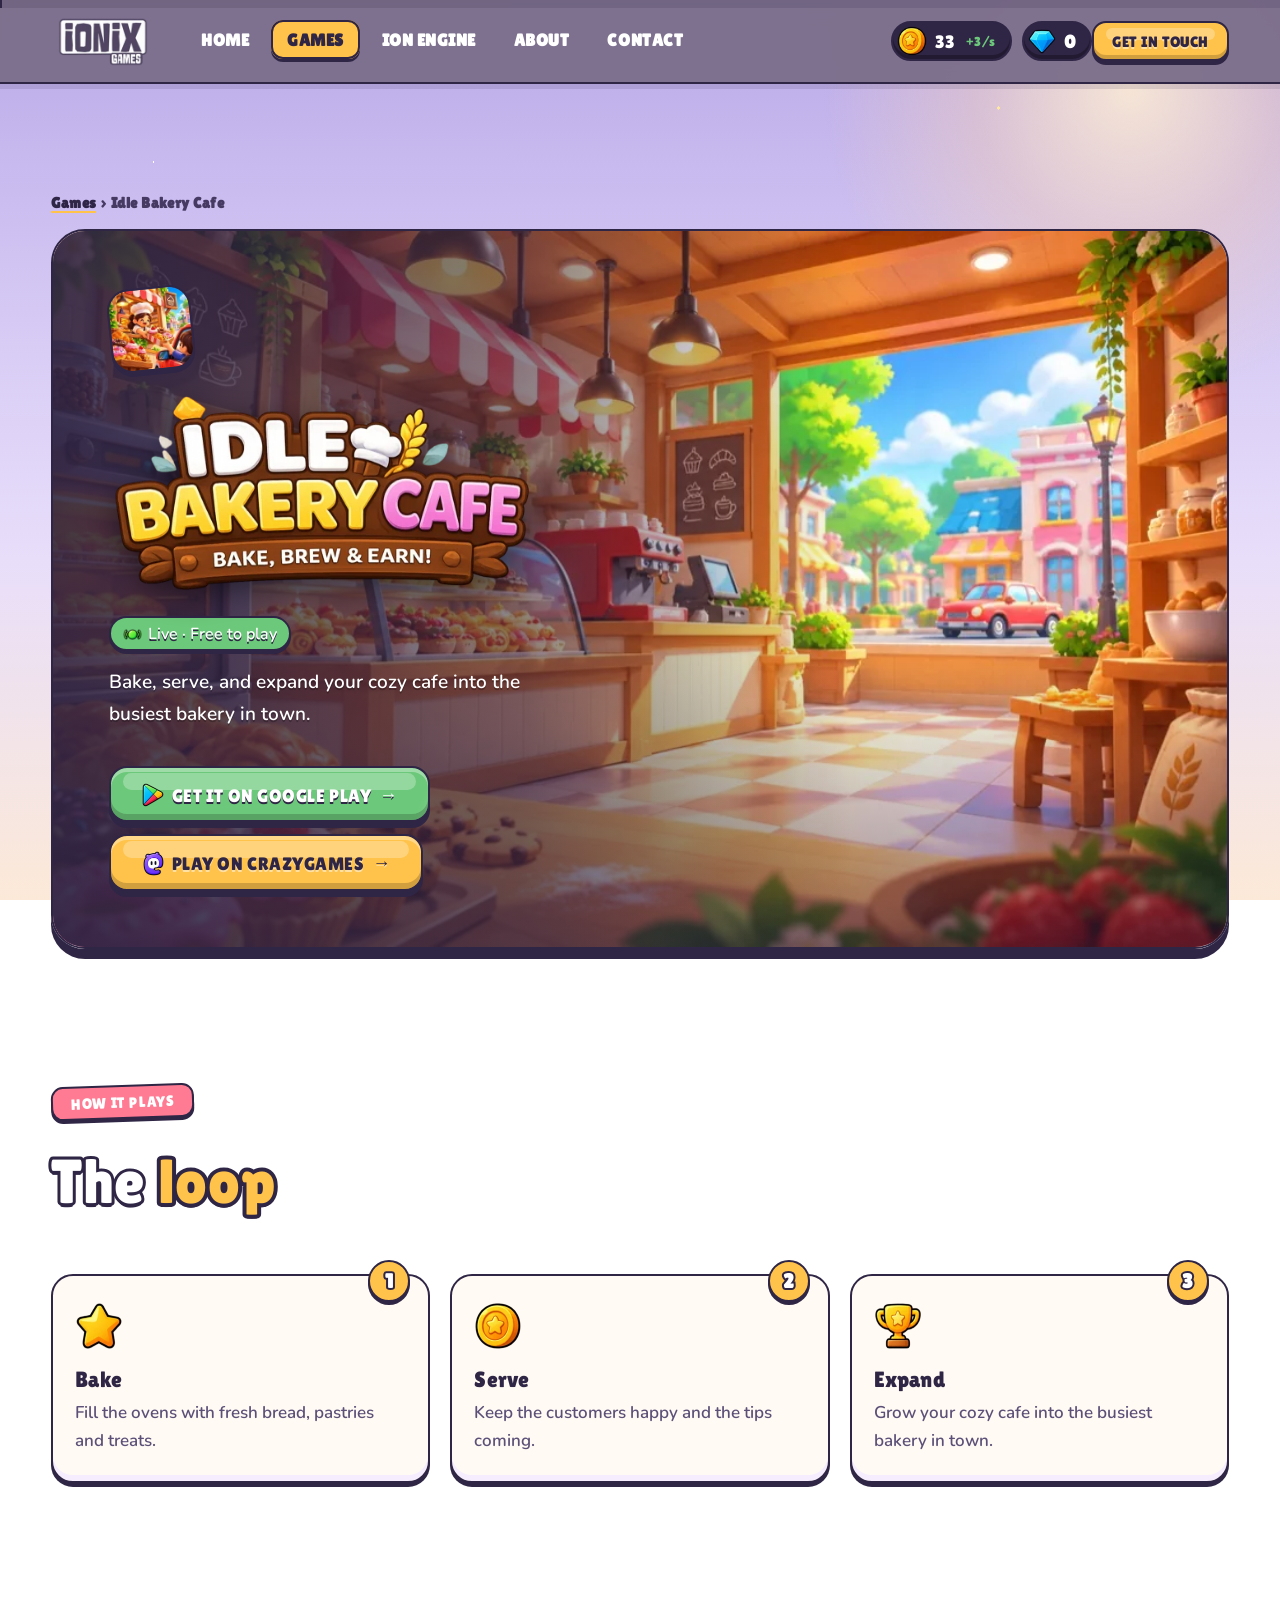
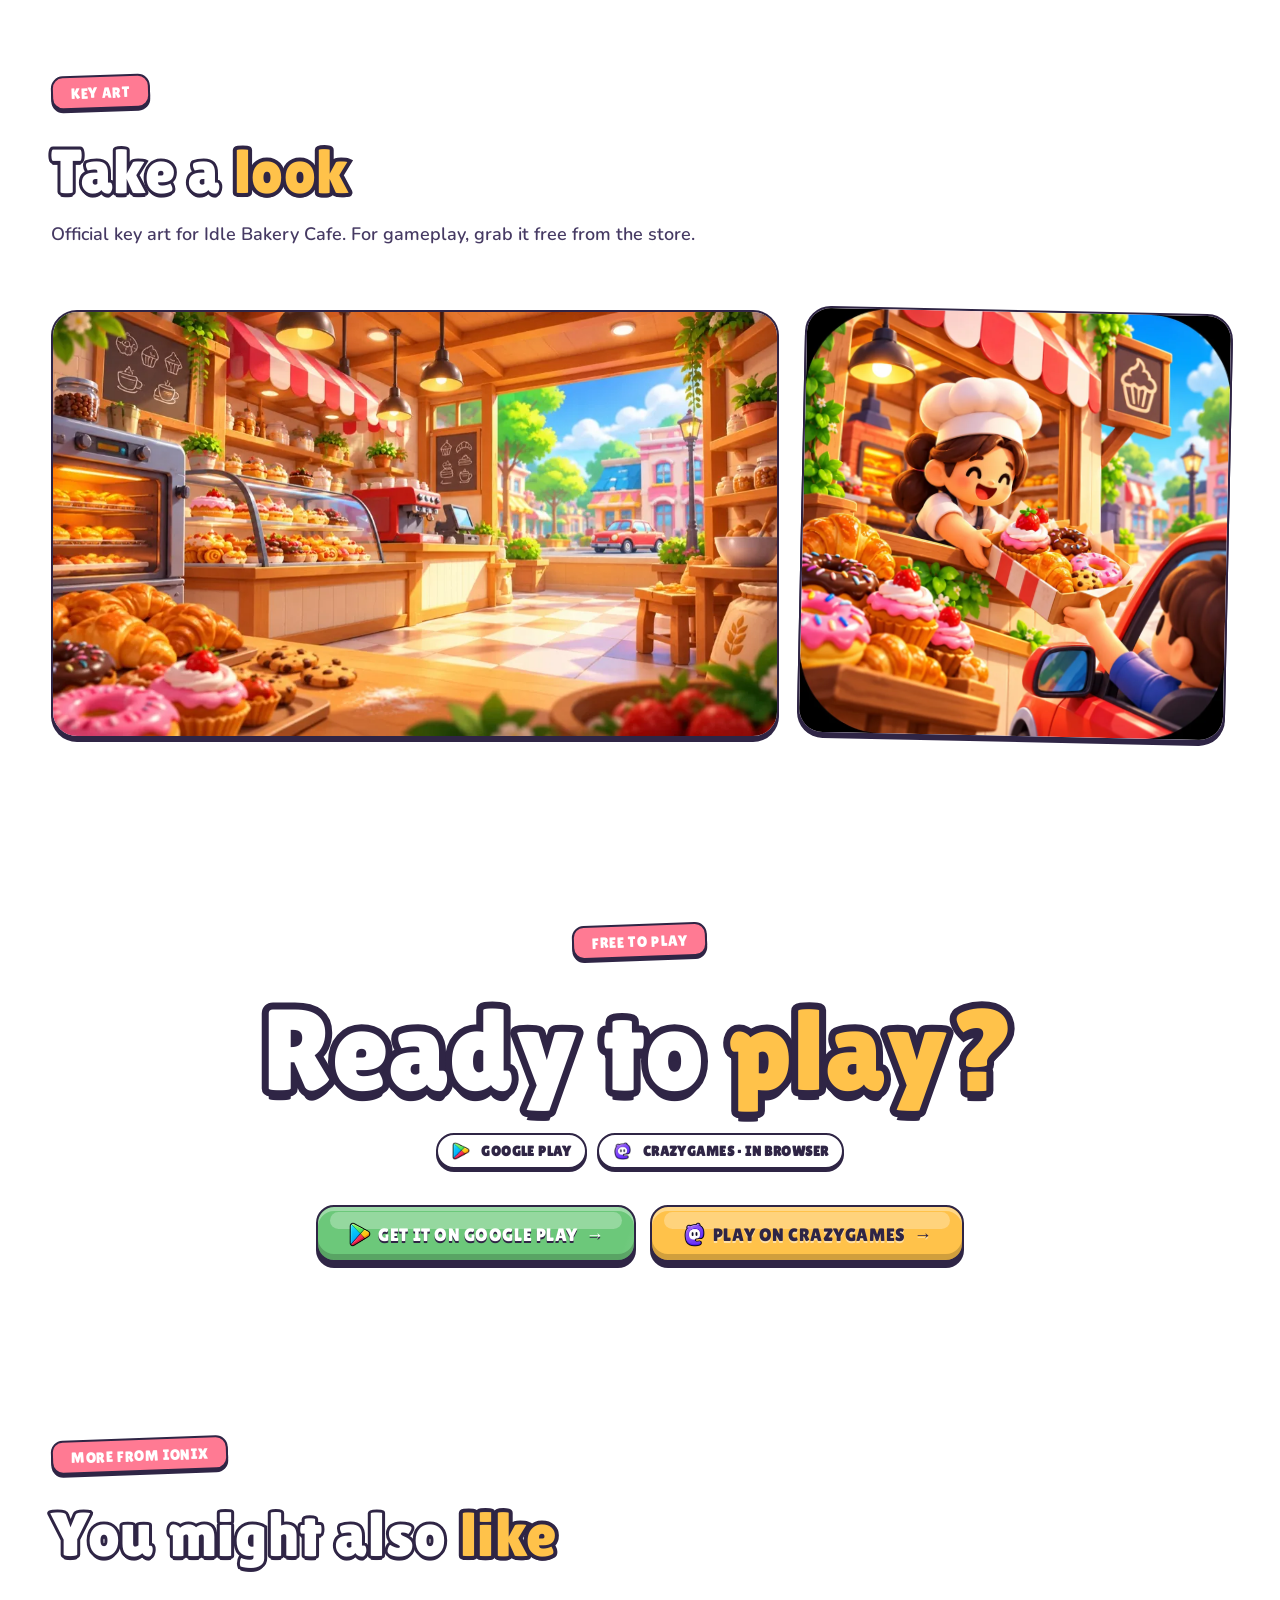
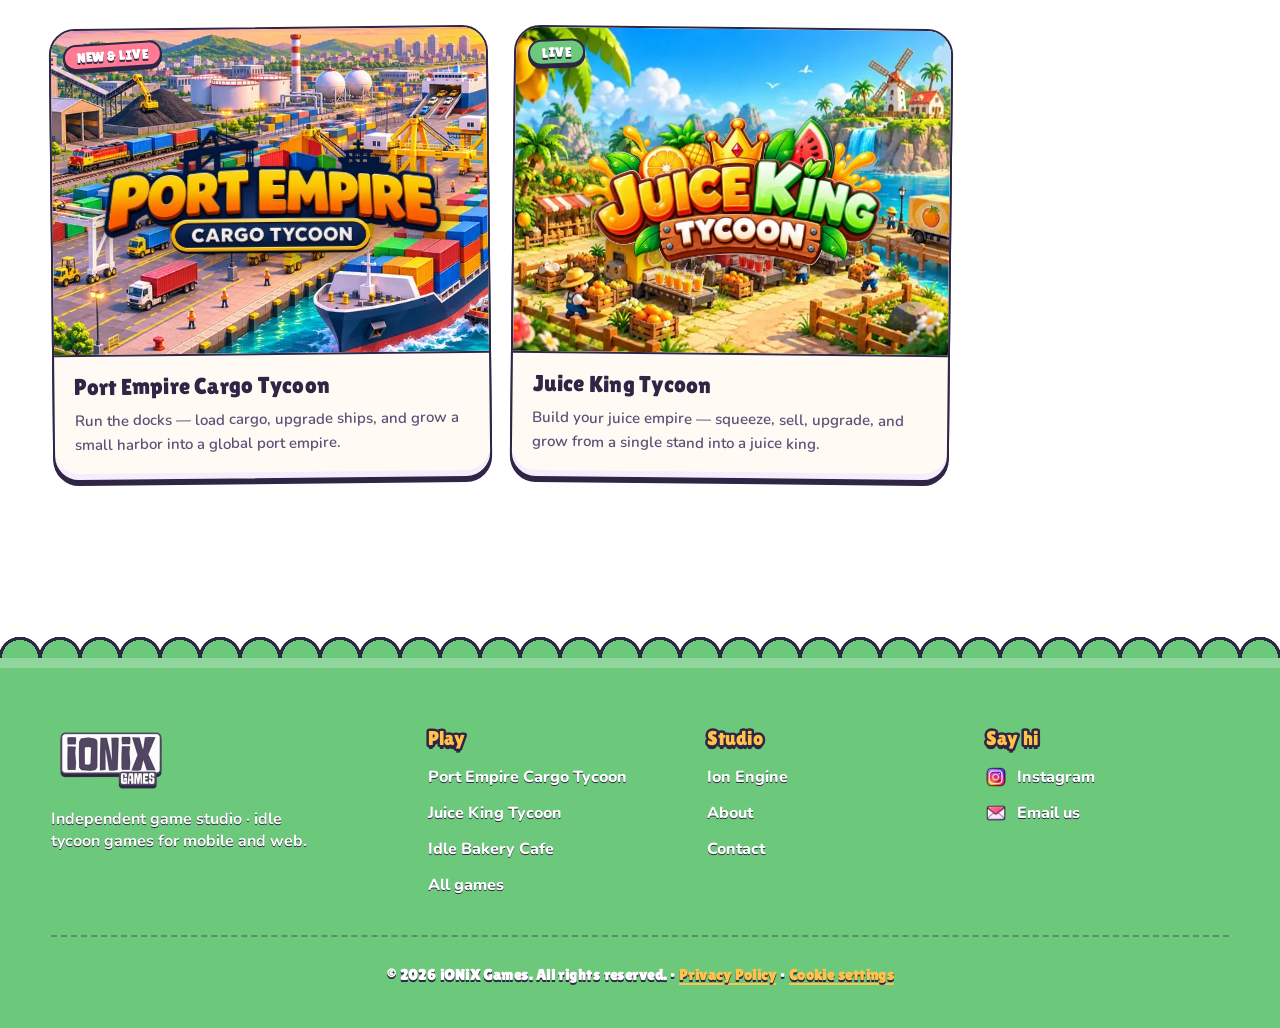
<file: idle-bakery-cafe.html>
<!DOCTYPE html>
<html lang="en">

<head>
    <meta charset="UTF-8">
    <meta name="viewport" content="width=device-width, initial-scale=1.0, viewport-fit=cover">

    <!-- Google Analytics 4 — consent banner + custom events live in ionix-analytics.js -->
    <script async src="https://www.googletagmanager.com/gtag/js?id=G-9BS32RXRXR"></script>
    <script>
        window.dataLayer = window.dataLayer || [];
        function gtag() {dataLayer.push(arguments);}
        // Site shows no ads: ad storage is always off. Analytics is on, except EEA/UK/CH until the visitor accepts.
        gtag('consent', 'default', {ad_storage: 'denied', ad_user_data: 'denied', ad_personalization: 'denied', analytics_storage: 'granted'});
        gtag('consent', 'default', {
            ad_storage: 'denied', ad_user_data: 'denied', ad_personalization: 'denied', analytics_storage: 'denied',
            region: ['AT', 'BE', 'BG', 'HR', 'CY', 'CZ', 'DK', 'EE', 'FI', 'FR', 'DE', 'GR', 'HU', 'IE', 'IT', 'LV', 'LT', 'LU', 'MT', 'NL', 'PL', 'PT', 'RO', 'SK', 'SI', 'ES', 'SE', 'IS', 'LI', 'NO', 'GB', 'CH']
        });
        try {
            var ixConsent = localStorage.getItem('ix-consent');
            if (ixConsent) gtag('consent', 'update', {analytics_storage: ixConsent});
        } catch (e) {}
        gtag('js', new Date());
        gtag('config', 'G-9BS32RXRXR');
    </script>
    <script src="ionix-analytics.js" defer></script>
    <title>Idle Bakery Cafe | iONiX Games</title>
    <meta name="description" content="Idle Bakery Cafe — a free idle tycoon game by iONiX Games, live on Google Play and CrazyGames. Bake, serve, and expand your cozy cafe into the busiest bakery in town.">
    <link rel="canonical" href="https://devangsharma28.github.io/ionixgames/idle-bakery-cafe.html">
    <meta property="og:site_name" content="iONiX Games">
    <meta property="og:title" content="Idle Bakery Cafe | iONiX Games">
    <meta property="og:description" content="Idle Bakery Cafe — a free idle tycoon game by iONiX Games, live on Google Play and CrazyGames. Bake, serve, and expand your cozy cafe into the busiest bakery in town.">
    <meta property="og:type" content="website">
    <meta property="og:url" content="https://devangsharma28.github.io/ionixgames/idle-bakery-cafe.html">
    <meta property="og:image" content="https://devangsharma28.github.io/ionixgames/Games/web/idle-bakery-cafe-art.webp">
    <meta property="og:image:alt" content="Idle Bakery Cafe key art — a cozy bakery full of pastries">
    <meta name="twitter:card" content="summary_large_image">
    <meta name="theme-color" content="#07060D">

    <link rel="icon" type="image/png" href="LOGO/favicon.png">
    <link rel="apple-touch-icon" href="LOGO/apple-touch-icon.png">

    <link rel="preconnect" href="https://fonts.googleapis.com">
    <link rel="preconnect" href="https://fonts.gstatic.com" crossorigin>
    <link rel="stylesheet" href="https://fonts.googleapis.com/css2?family=Lilita+One&family=Nunito:wght@500..900&display=swap">
    <link rel="preload" as="image" href="Games/web/idle-bakery-cafe-art.webp" imagesrcset="Games/web/idle-bakery-cafe-art-800.webp 800w, Games/web/idle-bakery-cafe-art.webp 1100w" imagesizes="(max-width: 760px) 100vw, 1200px" fetchpriority="high">
    <link rel="stylesheet" href="style.css">
    <link rel="stylesheet" href="ionix.css">
    <script type="application/ld+json">{"@context": "https://schema.org", "@type": "MobileApplication", "name": "Idle Bakery Cafe", "operatingSystem": "ANDROID", "applicationCategory": "GameApplication", "url": "https://devangsharma28.github.io/ionixgames/idle-bakery-cafe.html", "installUrl": "https://play.google.com/store/apps/details?id=com.ionixgames.idlebakerycafe", "image": "https://devangsharma28.github.io/ionixgames/Games/web/idle-bakery-cafe-art.webp", "description": "Bake, serve, and expand your cozy cafe into the busiest bakery in town.", "author": {"@type": "Organization", "name": "iONiX Games"}, "offers": {"@type": "Offer", "price": "0", "priceCurrency": "USD"}}</script>
</head>

<body>

    <a href="#main-content" class="skip-link">Skip to content</a>

    <!-- Ambient background -->
    <div class="bg-orbs" aria-hidden="true">
        <span class="orb orb-1"></span>
        <span class="orb orb-2"></span>
        <span class="orb orb-3"></span>
    </div>

    <!-- Scroll progress -->
    <div class="scroll-progress" aria-hidden="true"><span id="scroll-progress-bar"></span></div>

    <header id="home">

        <nav class="navbar">

            <div class="container">

                <a href="index.html" class="brand" aria-label="Ionix home">
                    <img class="brand-logo" src="LOGO/logo.webp" alt="iONiX Games" width="360" height="180">
                </a>

                <ul class="nav-links">
                    <li><a href="index.html">Home</a></li>
                    <li><a href="games.html" class="active">Games</a></li>
                    <li><a href="ion-engine.html">Ion Engine</a></li>
                    <li><a href="about.html">About</a></li>
                    <li><a href="contact.html">Contact</a></li>
                </ul>

                <div class="nav-actions">

                    <a href="games.html" class="btn btn-outline btn-small">View Games</a>

                    <a href="contact.html" class="btn btn-primary btn-small">Get In Touch</a>

                </div>

                <button class="nav-toggle" id="nav-toggle" aria-label="Open menu" aria-expanded="false"
                    aria-controls="nav-dropdown">
                    <span></span>
                    <span></span>
                    <span></span>
                </button>

            </div>

            <div class="nav-dropdown" id="nav-dropdown">

                <ul>
                    <li><a href="index.html">Home</a></li>
                    <li><a href="games.html" class="active">Games</a></li>
                    <li><a href="ion-engine.html">Ion Engine</a></li>
                    <li><a href="about.html">About</a></li>
                    <li><a href="contact.html">Contact</a></li>
                </ul>

                <div class="nav-dropdown-actions">

                    <a href="games.html" class="btn btn-outline btn-small">View Games</a>

                    <a href="contact.html" class="btn btn-primary btn-small">Get In Touch</a>

                </div>

            </div>

        </nav>

    </header>

    <main id="main-content">

        <section id="game-hero" class="ix-gh">
            <div class="container">
                <nav class="ix-crumbs" aria-label="Breadcrumb"><a href="games.html">Games</a> <span aria-hidden="true">›</span> <span aria-current="page">Idle Bakery Cafe</span></nav>
                <div class="ix-gh-stage">
                    <img class="ix-gh-bg" src="Games/web/idle-bakery-cafe-art.webp" srcset="Games/web/idle-bakery-cafe-art-800.webp 800w, Games/web/idle-bakery-cafe-art.webp 1100w" sizes="(max-width: 760px) 100vw, 1200px" alt="Idle Bakery Cafe key art — a cozy bakery full of pastries" width="1100" height="619" fetchpriority="high" decoding="async">
                    <div class="ix-gh-body">
                        <img class="ix-gh-icon" src="Games/web/idle-bakery-cafe-icon.webp" alt="" width="160" height="160">
                        <h1><img class="ix-gh-logo" src="Games/web/idle-bakery-cafe-logo.webp" alt="Idle Bakery Cafe" width="520" height="264"></h1>
                        <span class="ix-status"><img class="ui-ico" src="UIAtlas/web/live.webp" alt="" width="20" height="20">Live · Free to play</span>
                        <p>Bake, serve, and expand your cozy cafe into the busiest bakery in town.</p>
                        <div class="hero-actions"><a href="https://play.google.com/store/apps/details?id=com.ionixgames.idlebakerycafe" class="btn btn-green" target="_blank" rel="noopener"><img class="ui-ico" src="UIAtlas/web/google-play.webp" alt="" width="20" height="20">Get It On Google Play <span class="arrow">→</span></a><a href="https://www.crazygames.com/game/idle-bakery-cafe" class="btn btn-primary" target="_blank" rel="noopener"><img class="ui-ico" src="UIAtlas/web/crazygames.webp" alt="" width="20" height="20">Play On CrazyGames <span class="arrow">→</span></a></div>
                    </div>
                </div>
            </div>
        </section>

        <section id="game-loop">
            <div class="container">
                <header class="section-header">
                    <span class="eyebrow">How It Plays</span>
                    <h2>The <span class="outline-text">loop</span></h2>
                </header>
                <div class="ix-goals ix-loop">
                    <article class="card ix-goal">
                        <img src="UIAtlas/web/star.webp" alt="" width="48" height="48" loading="lazy">
                        <h3>Bake</h3>
                        <p>Fill the ovens with fresh bread, pastries and treats.</p>
                    </article>
                    <article class="card ix-goal">
                        <img src="UIAtlas/web/coin.webp" alt="" width="48" height="48" loading="lazy">
                        <h3>Serve</h3>
                        <p>Keep the customers happy and the tips coming.</p>
                    </article>
                    <article class="card ix-goal">
                        <img src="UIAtlas/web/trophy.webp" alt="" width="48" height="48" loading="lazy">
                        <h3>Expand</h3>
                        <p>Grow your cozy cafe into the busiest bakery in town.</p>
                    </article>
                </div>
            </div>
        </section>

        <section id="game-art">
            <div class="container">
                <header class="section-header">
                    <span class="eyebrow">Key Art</span>
                    <h2>Take a <span class="outline-text">look</span></h2>
                    <p>Official key art for Idle Bakery Cafe. For gameplay, grab it free from the store.</p>
                </header>
                <div class="ix-gallery">
                    <figure class="ix-shot"><img src="Games/web/idle-bakery-cafe-art.webp" alt="Idle Bakery Cafe key art — a cozy bakery full of pastries" width="1100" height="619" loading="lazy" decoding="async"></figure>
                    <figure class="ix-shot ix-shot-alt"><img src="Games/web/idle-bakery-cafe-key-2.webp" alt="Idle Bakery Cafe key art — a baker handing pastries to a drive-through customer" width="900" height="900" loading="lazy" decoding="async"></figure>
                </div>
            </div>
        </section>

        <section id="game-get" class="ix-cta">
            <div class="container">
                <span class="eyebrow">Free To Play</span>
                <h2>Ready to <span class="outline-text">play?</span></h2>
                <div class="ix-get-plats"><span><img class="ui-ico" src="UIAtlas/web/google-play.webp" alt="" width="20" height="20">Google Play</span><span><img class="ui-ico" src="UIAtlas/web/crazygames.webp" alt="" width="20" height="20">CrazyGames · in browser</span></div>
                <div class="hero-actions ix-get-actions"><a href="https://play.google.com/store/apps/details?id=com.ionixgames.idlebakerycafe" class="btn btn-green" target="_blank" rel="noopener"><img class="ui-ico" src="UIAtlas/web/google-play.webp" alt="" width="20" height="20">Get It On Google Play <span class="arrow">→</span></a><a href="https://www.crazygames.com/game/idle-bakery-cafe" class="btn btn-primary" target="_blank" rel="noopener"><img class="ui-ico" src="UIAtlas/web/crazygames.webp" alt="" width="20" height="20">Play On CrazyGames <span class="arrow">→</span></a></div>
            </div>
        </section>

        <section id="more-games">
            <div class="container">
                <header class="section-header">
                    <span class="eyebrow">More From iONiX</span>
                    <h2>You might also <span class="outline-text">like</span></h2>
                </header>
                <div class="ix-cards ix-cards-2">
                    <a href="port-empire-cargo-tycoon.html" class="ix-card is-live">
                        <span class="ix-card-art">
                            <img class="ix-card-bg" src="Games/web/port-empire-cargo-tycoon-art-800.webp" alt="" width="800" height="450" loading="lazy" decoding="async">
                            <img class="ix-card-logo" src="Games/web/port-empire-cargo-tycoon-logo.webp" alt="" width="640" height="222" loading="lazy" decoding="async">
                            <span class="ix-card-ribbon">New &amp; Live</span>
                        </span>
                        <span class="ix-card-body">
                            <h3>Port Empire Cargo Tycoon</h3>
                            <p>Run the docks — load cargo, upgrade ships, and grow a small harbor into a global port empire.</p>
                        </span>
                    </a>
                    <a href="juice-king-tycoon.html" class="ix-card is-live">
                        <span class="ix-card-art">
                            <img class="ix-card-bg" src="Games/web/juice-king-tycoon-art-800.webp" alt="" width="800" height="450" loading="lazy" decoding="async">
                            <img class="ix-card-logo" src="Games/web/juice-king-tycoon-logo.webp" alt="" width="520" height="260" loading="lazy" decoding="async">
                            <span class="ix-card-ribbon">Live</span>
                        </span>
                        <span class="ix-card-body">
                            <h3>Juice King Tycoon</h3>
                            <p>Build your juice empire — squeeze, sell, upgrade, and grow from a single stand into a juice king.</p>
                        </span>
                    </a>
                </div>
            </div>
        </section>

    </main>

    <footer>

        <div class="container">

            <div class="ix-foot">
                <div class="ix-foot-brand">
                    <a href="index.html" aria-label="iONiX Games home"><img src="LOGO/logo.webp" alt="iONiX Games" width="360" height="180" loading="lazy"></a>
                    <span>Independent game studio · idle tycoon games for mobile and web.</span>
                </div>
                <nav class="ix-foot-col" aria-label="Our games">
                    <h2>Play</h2>
                    <ul>
                        <li><a href="https://play.google.com/store/apps/details?id=com.ionixgames.portempire&amp;pcampaignid=web_share" target="_blank" rel="noopener">Port Empire Cargo Tycoon</a></li>
                        <li><a href="https://play.google.com/store/apps/details?id=com.ionixgames.juicekingtycoon" target="_blank" rel="noopener">Juice King Tycoon</a></li>
                        <li><a href="https://play.google.com/store/apps/details?id=com.ionixgames.idlebakerycafe" target="_blank" rel="noopener">Idle Bakery Cafe</a></li>
                        <li><a href="games.html">All games</a></li>
                    </ul>
                </nav>
                <nav class="ix-foot-col" aria-label="Studio">
                    <h2>Studio</h2>
                    <ul>
                        <li><a href="ion-engine.html">Ion Engine</a></li>
                        <li><a href="about.html">About</a></li>
                        <li><a href="contact.html">Contact</a></li>
                    </ul>
                </nav>
                <nav class="ix-foot-col" aria-label="Follow">
                    <h2>Say hi</h2>
                    <ul>
                        <li><a href="https://www.instagram.com/ionix_games.in/" target="_blank" rel="noopener"><img class="ui-ico" src="UIAtlas/web/instagram.webp" alt="" width="20" height="20" loading="lazy">Instagram</a></li>
                        <li><a href="mailto:ionixgames26@gmail.com"><img class="ui-ico" src="UIAtlas/web/email.webp" alt="" width="20" height="20" loading="lazy">Email us</a></li>
                    </ul>
                </nav>
            </div>

            <p class="ix-foot-legal">© 2026 iONiX Games. All rights reserved. · <a href="privacy.html">Privacy Policy</a></p>

        </div>

    </footer>

    <script src="ionix.js" defer></script>

</body>

</html>
</file>
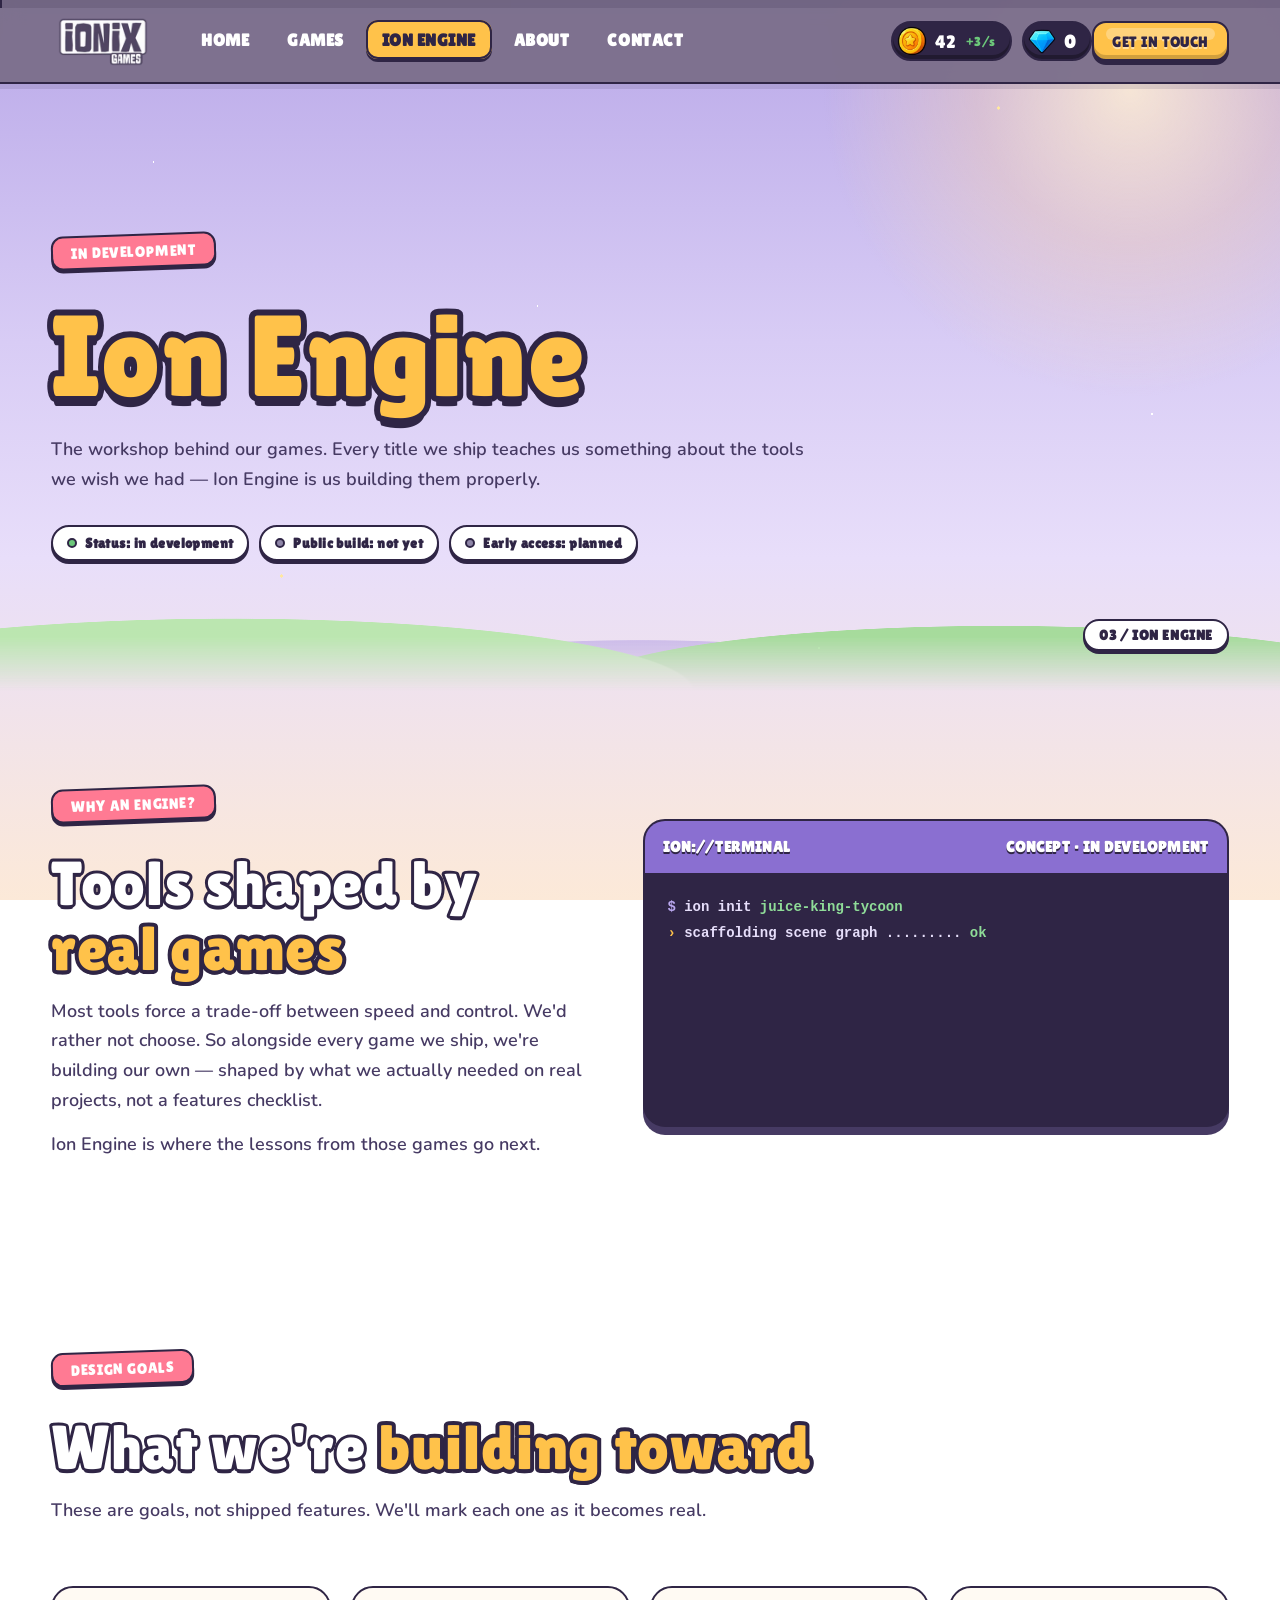
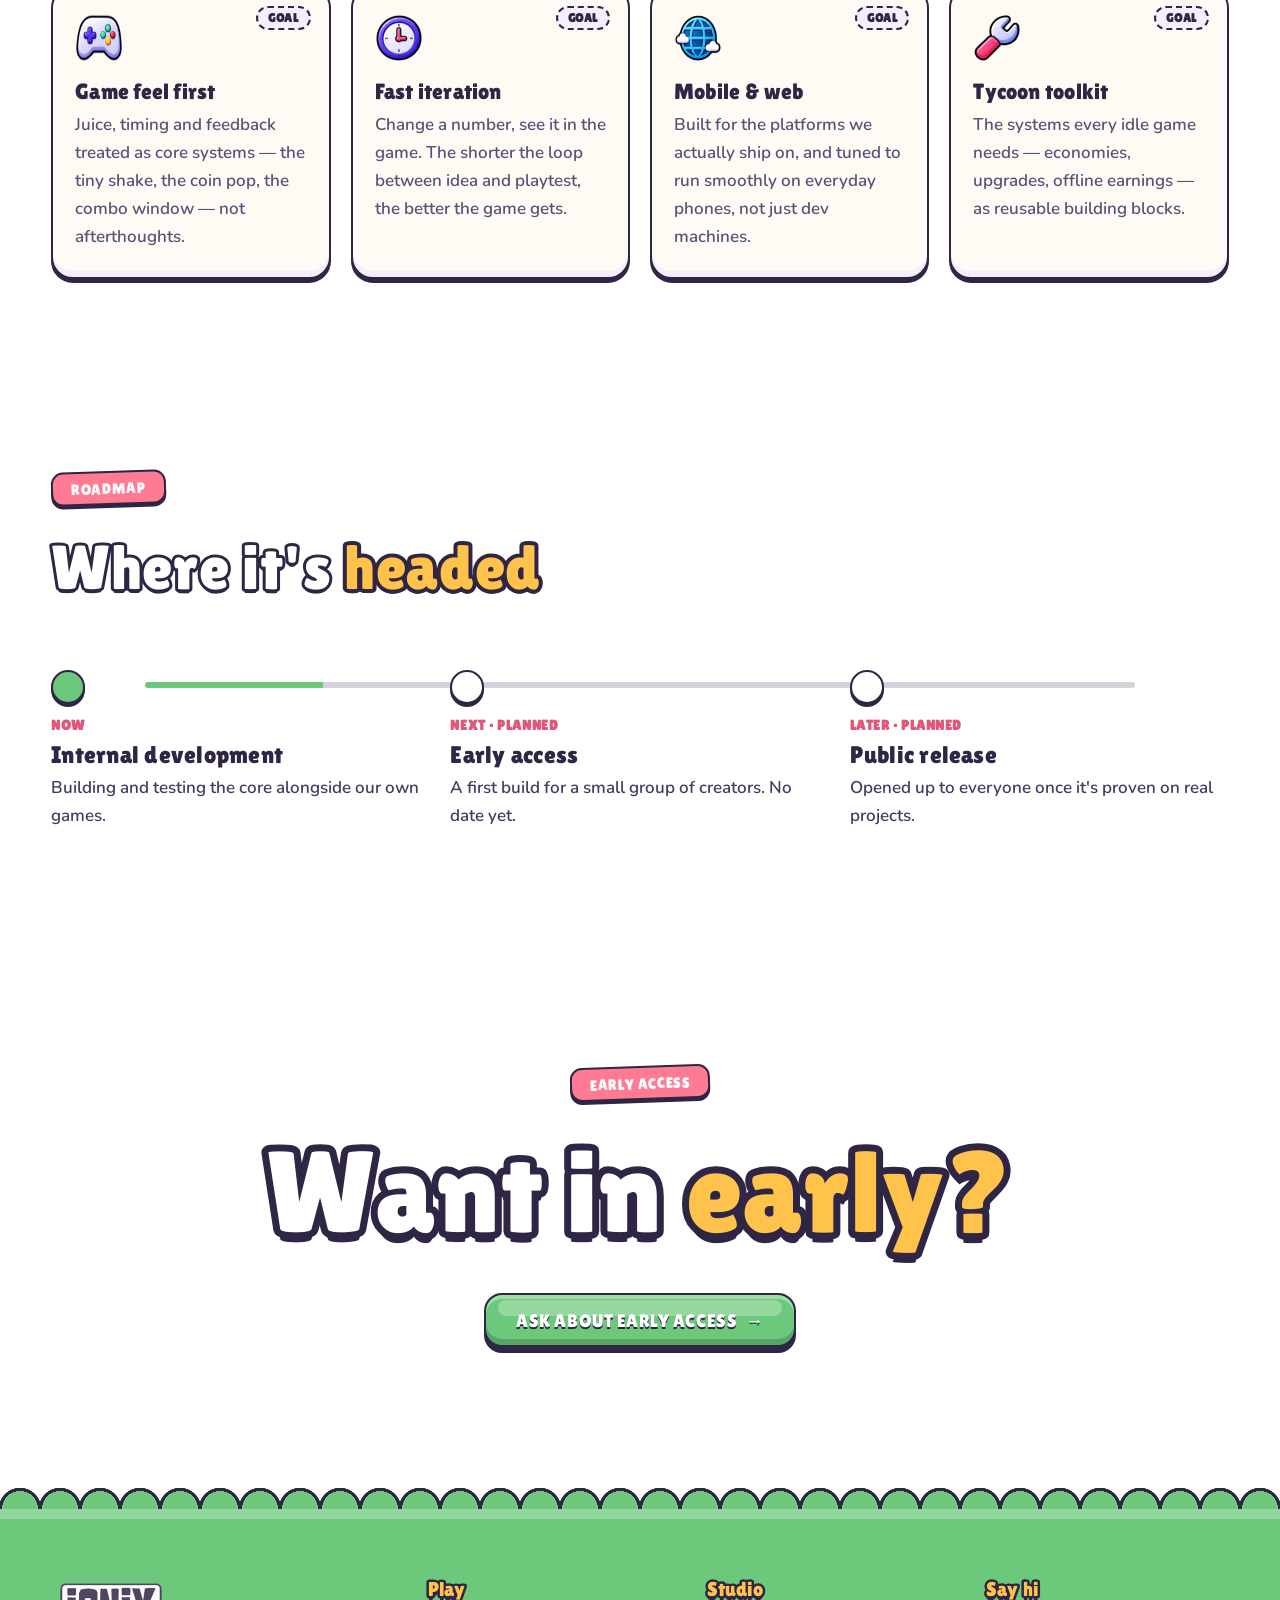
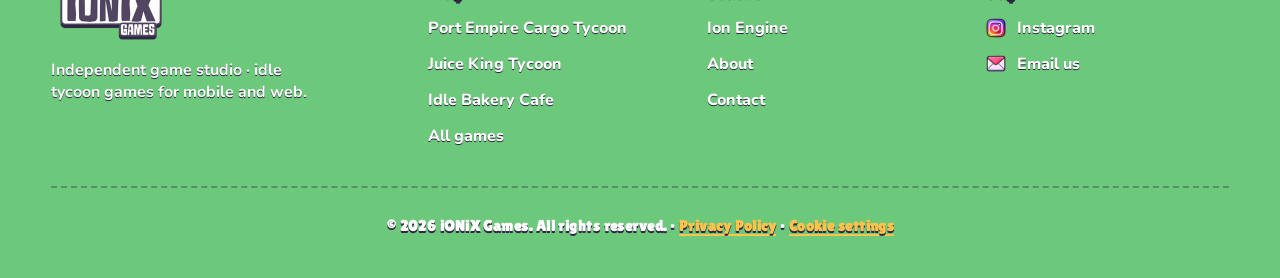
<file: ion-engine.html>
<!DOCTYPE html>
<html lang="en">

<head>
    <meta charset="UTF-8">
    <meta name="viewport" content="width=device-width, initial-scale=1.0, viewport-fit=cover">

    <!-- Google Analytics 4 — consent banner + custom events live in ionix-analytics.js -->
    <script async src="https://www.googletagmanager.com/gtag/js?id=G-9BS32RXRXR"></script>
    <script>
        window.dataLayer = window.dataLayer || [];
        function gtag() {dataLayer.push(arguments);}
        // Site shows no ads: ad storage is always off. Analytics is on, except EEA/UK/CH until the visitor accepts.
        gtag('consent', 'default', {ad_storage: 'denied', ad_user_data: 'denied', ad_personalization: 'denied', analytics_storage: 'granted'});
        gtag('consent', 'default', {
            ad_storage: 'denied', ad_user_data: 'denied', ad_personalization: 'denied', analytics_storage: 'denied',
            region: ['AT', 'BE', 'BG', 'HR', 'CY', 'CZ', 'DK', 'EE', 'FI', 'FR', 'DE', 'GR', 'HU', 'IE', 'IT', 'LV', 'LT', 'LU', 'MT', 'NL', 'PL', 'PT', 'RO', 'SK', 'SI', 'ES', 'SE', 'IS', 'LI', 'NO', 'GB', 'CH']
        });
        try {
            var ixConsent = localStorage.getItem('ix-consent');
            if (ixConsent) gtag('consent', 'update', {analytics_storage: ixConsent});
        } catch (e) {}
        gtag('js', new Date());
        gtag('config', 'G-9BS32RXRXR');
    </script>
    <script src="ionix-analytics.js" defer></script>
    <title>Ion Engine | Ionix Studio</title>
    <meta name="description" content="Ion Engine is iONiX Games' in-house engine, in development: why we're building it, what it's for, and the roadmap to early access.">
    <link rel="canonical" href="https://devangsharma28.github.io/ionixgames/ion-engine.html">
    <meta property="og:site_name" content="iONiX Games">
    <meta property="og:title" content="Ion Engine | Ionix Studio">
    <meta property="og:description" content="Ion Engine is iONiX Games' in-house engine, in development: why we're building it, what it's for, and the roadmap to early access.">
    <meta property="og:type" content="website">
    <meta property="og:url" content="https://devangsharma28.github.io/ionixgames/ion-engine.html">
    <meta property="og:image" content="https://devangsharma28.github.io/ionixgames/LOGO/social-card.jpg">
    <meta property="og:image:width" content="1200">
    <meta property="og:image:height" content="630">
    <meta property="og:image:alt" content="iONiX Games — idle tycoon games you can't put down">
    <meta name="twitter:card" content="summary_large_image">
    <meta name="theme-color" content="#07060D">

    <link rel="icon" type="image/png" href="LOGO/favicon.png">
    <link rel="apple-touch-icon" href="LOGO/apple-touch-icon.png">

    <link rel="preconnect" href="https://fonts.googleapis.com">
    <link rel="preconnect" href="https://fonts.gstatic.com" crossorigin>
    <link rel="stylesheet" href="https://fonts.googleapis.com/css2?family=Lilita+One&family=Nunito:wght@500..900&display=swap">
    <link rel="stylesheet" href="style.css">
    <link rel="stylesheet" href="ionix.css">
</head>

<body>

    <a href="#main-content" class="skip-link">Skip to content</a>

    <!-- Ambient background -->
    <div class="bg-orbs" aria-hidden="true">
        <span class="orb orb-1"></span>
        <span class="orb orb-2"></span>
        <span class="orb orb-3"></span>
    </div>

    <!-- Scroll progress -->
    <div class="scroll-progress" aria-hidden="true"><span id="scroll-progress-bar"></span></div>

    <header id="home">

        <nav class="navbar">

            <div class="container">

                <a href="index.html" class="brand" aria-label="Ionix home">
                    <img class="brand-logo" src="LOGO/logo.webp" alt="iONiX Games" width="360" height="180">
                </a>

                <ul class="nav-links">
                    <li><a href="index.html">Home</a></li>
                    <li><a href="games.html">Games</a></li>
                    <li><a href="ion-engine.html" class="active">Ion Engine</a></li>
                    <li><a href="about.html">About</a></li>
                    <li><a href="contact.html">Contact</a></li>
                </ul>

                <div class="nav-actions">

                    <a href="games.html" class="btn btn-outline btn-small">View Games</a>

                    <a href="contact.html" class="btn btn-primary btn-small">Get In Touch</a>

                </div>

                <button class="nav-toggle" id="nav-toggle" aria-label="Open menu" aria-expanded="false"
                    aria-controls="nav-dropdown">
                    <span></span>
                    <span></span>
                    <span></span>
                </button>

            </div>

            <div class="nav-dropdown" id="nav-dropdown">

                <ul>
                    <li><a href="index.html">Home</a></li>
                    <li><a href="games.html">Games</a></li>
                    <li><a href="ion-engine.html" class="active">Ion Engine</a></li>
                    <li><a href="about.html">About</a></li>
                    <li><a href="contact.html">Contact</a></li>
                </ul>

                <div class="nav-dropdown-actions">

                    <a href="games.html" class="btn btn-outline btn-small">View Games</a>

                    <a href="contact.html" class="btn btn-primary btn-small">Get In Touch</a>

                </div>

            </div>

        </nav>

    </header>

    <main id="main-content">

        <section id="page-header" class="page-header" data-index="03 / ION ENGINE">
            <div class="container">
                <header class="section-header">
                    <span class="eyebrow">In Development</span>
                    <h1>Ion Engine</h1>
                    <p>The workshop behind our games. Every title we ship teaches us something about the tools we wish we had — Ion Engine is us building them properly.</p>
                </header>
                <ul class="ix-engine-status" aria-label="Project status">
                    <li><span class="dot dot-live" aria-hidden="true"></span>Status: in development</li>
                    <li><span class="dot" aria-hidden="true"></span>Public build: not yet</li>
                    <li><span class="dot" aria-hidden="true"></span>Early access: planned</li>
                </ul>
            </div>
        </section>

        <section id="engine-why">
            <div class="container ix-engine">
                <header class="section-header" style="margin-bottom:0;">
                    <span class="eyebrow">Why An Engine?</span>
                    <h2>Tools shaped by <span class="outline-text">real games</span></h2>
                    <p>Most tools force a trade-off between speed and control. We'd rather not choose. So alongside every game we ship, we're building our own — shaped by what we actually needed on real projects, not a features checklist.</p>
                    <p>Ion Engine is where the lessons from those games go next.</p>
                </header>
                <div class="ix-term" role="img" aria-label="Illustrative concept of the Ion Engine command line — not a real build log">
                    <div class="ix-term-bar"><span>ION://TERMINAL</span><span>CONCEPT · IN DEVELOPMENT</span></div>
                    <pre id="ix-term-out"></pre>
                </div>
            </div>
        </section>

        <section id="engine-goals">
            <div class="container">
                <header class="section-header">
                    <span class="eyebrow">Design Goals</span>
                    <h2>What we're <span class="outline-text">building toward</span></h2>
                    <p>These are goals, not shipped features. We'll mark each one as it becomes real.</p>
                </header>
                <div class="ix-goals">
                    <article class="card ix-goal">
                        <img src="UIAtlas/web/gamepad.webp" alt="" width="48" height="48" loading="lazy">
                        <span class="ix-goal-tag">Goal</span>
                        <h3>Game feel first</h3>
                        <p>Juice, timing and feedback treated as core systems — the tiny shake, the coin pop, the combo window — not afterthoughts.</p>
                    </article>
                    <article class="card ix-goal">
                        <img src="UIAtlas/web/clock.webp" alt="" width="48" height="48" loading="lazy">
                        <span class="ix-goal-tag">Goal</span>
                        <h3>Fast iteration</h3>
                        <p>Change a number, see it in the game. The shorter the loop between idea and playtest, the better the game gets.</p>
                    </article>
                    <article class="card ix-goal">
                        <img src="UIAtlas/web/web.webp" alt="" width="48" height="48" loading="lazy">
                        <span class="ix-goal-tag">Goal</span>
                        <h3>Mobile &amp; web</h3>
                        <p>Built for the platforms we actually ship on, and tuned to run smoothly on everyday phones, not just dev machines.</p>
                    </article>
                    <article class="card ix-goal">
                        <img src="UIAtlas/web/wrench.webp" alt="" width="48" height="48" loading="lazy">
                        <span class="ix-goal-tag">Goal</span>
                        <h3>Tycoon toolkit</h3>
                        <p>The systems every idle game needs — economies, upgrades, offline earnings — as reusable building blocks.</p>
                    </article>
                </div>
            </div>
        </section>

        <section id="engine-roadmap">
            <div class="container">
                <header class="section-header">
                    <span class="eyebrow">Roadmap</span>
                    <h2>Where it's <span class="outline-text">headed</span></h2>
                </header>
                <ol class="ix-road">
                    <li class="is-now"><span class="ix-road-when">Now</span><h3>Internal development</h3><p>Building and testing the core alongside our own games.</p></li>
                    <li><span class="ix-road-when">Next · planned</span><h3>Early access</h3><p>A first build for a small group of creators. No date yet.</p></li>
                    <li><span class="ix-road-when">Later · planned</span><h3>Public release</h3><p>Opened up to everyone once it's proven on real projects.</p></li>
                </ol>
            </div>
        </section>

        <section id="engine-cta" class="ix-cta">
            <div class="container">
                <span class="eyebrow">Early Access</span>
                <h2><a href="contact.html?subject=Ion%20Engine%20early%20access">Want in <span class="outline-text">early?</span></a></h2>
                <a href="contact.html?subject=Ion%20Engine%20early%20access" class="btn btn-green">Ask About Early Access <span class="arrow">→</span></a>
            </div>
        </section>

    </main>

    <footer>

        <div class="container">

            <div class="ix-foot">
                <div class="ix-foot-brand">
                    <a href="index.html" aria-label="iONiX Games home"><img src="LOGO/logo.webp" alt="iONiX Games" width="360" height="180" loading="lazy"></a>
                    <span>Independent game studio · idle tycoon games for mobile and web.</span>
                </div>
                <nav class="ix-foot-col" aria-label="Our games">
                    <h2>Play</h2>
                    <ul>
                        <li><a href="https://play.google.com/store/apps/details?id=com.ionixgames.portempire&amp;pcampaignid=web_share" target="_blank" rel="noopener">Port Empire Cargo Tycoon</a></li>
                        <li><a href="https://play.google.com/store/apps/details?id=com.ionixgames.juicekingtycoon" target="_blank" rel="noopener">Juice King Tycoon</a></li>
                        <li><a href="https://play.google.com/store/apps/details?id=com.ionixgames.idlebakerycafe" target="_blank" rel="noopener">Idle Bakery Cafe</a></li>
                        <li><a href="games.html">All games</a></li>
                    </ul>
                </nav>
                <nav class="ix-foot-col" aria-label="Studio">
                    <h2>Studio</h2>
                    <ul>
                        <li><a href="ion-engine.html">Ion Engine</a></li>
                        <li><a href="about.html">About</a></li>
                        <li><a href="contact.html">Contact</a></li>
                    </ul>
                </nav>
                <nav class="ix-foot-col" aria-label="Follow">
                    <h2>Say hi</h2>
                    <ul>
                        <li><a href="https://www.instagram.com/ionix_games.in/" target="_blank" rel="noopener"><img class="ui-ico" src="UIAtlas/web/instagram.webp" alt="" width="20" height="20" loading="lazy">Instagram</a></li>
                        <li><a href="mailto:ionixgames26@gmail.com"><img class="ui-ico" src="UIAtlas/web/email.webp" alt="" width="20" height="20" loading="lazy">Email us</a></li>
                    </ul>
                </nav>
            </div>

            <p class="ix-foot-legal">© 2026 iONiX Games. All rights reserved. · <a href="privacy.html">Privacy Policy</a></p>

        </div>

    </footer>

    <script src="ionix.js" defer></script>

</body>

</html>
</file>
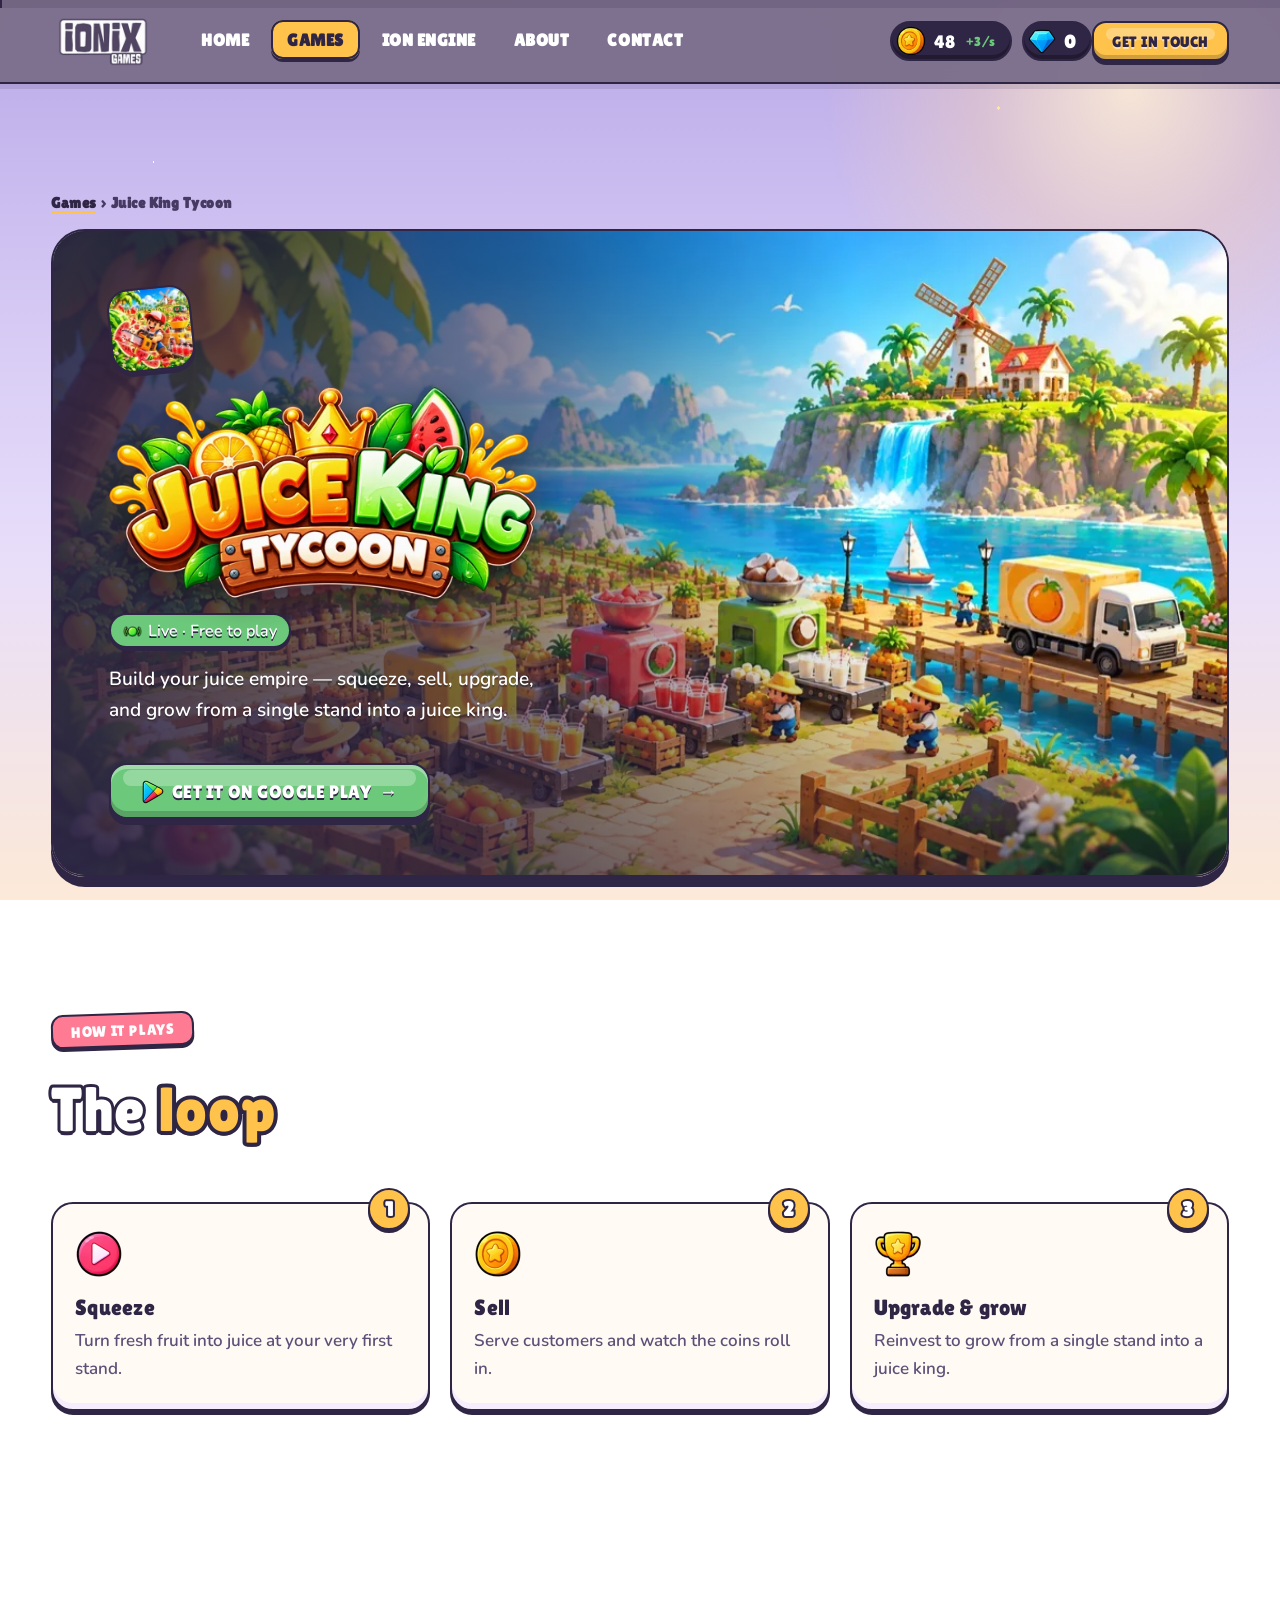
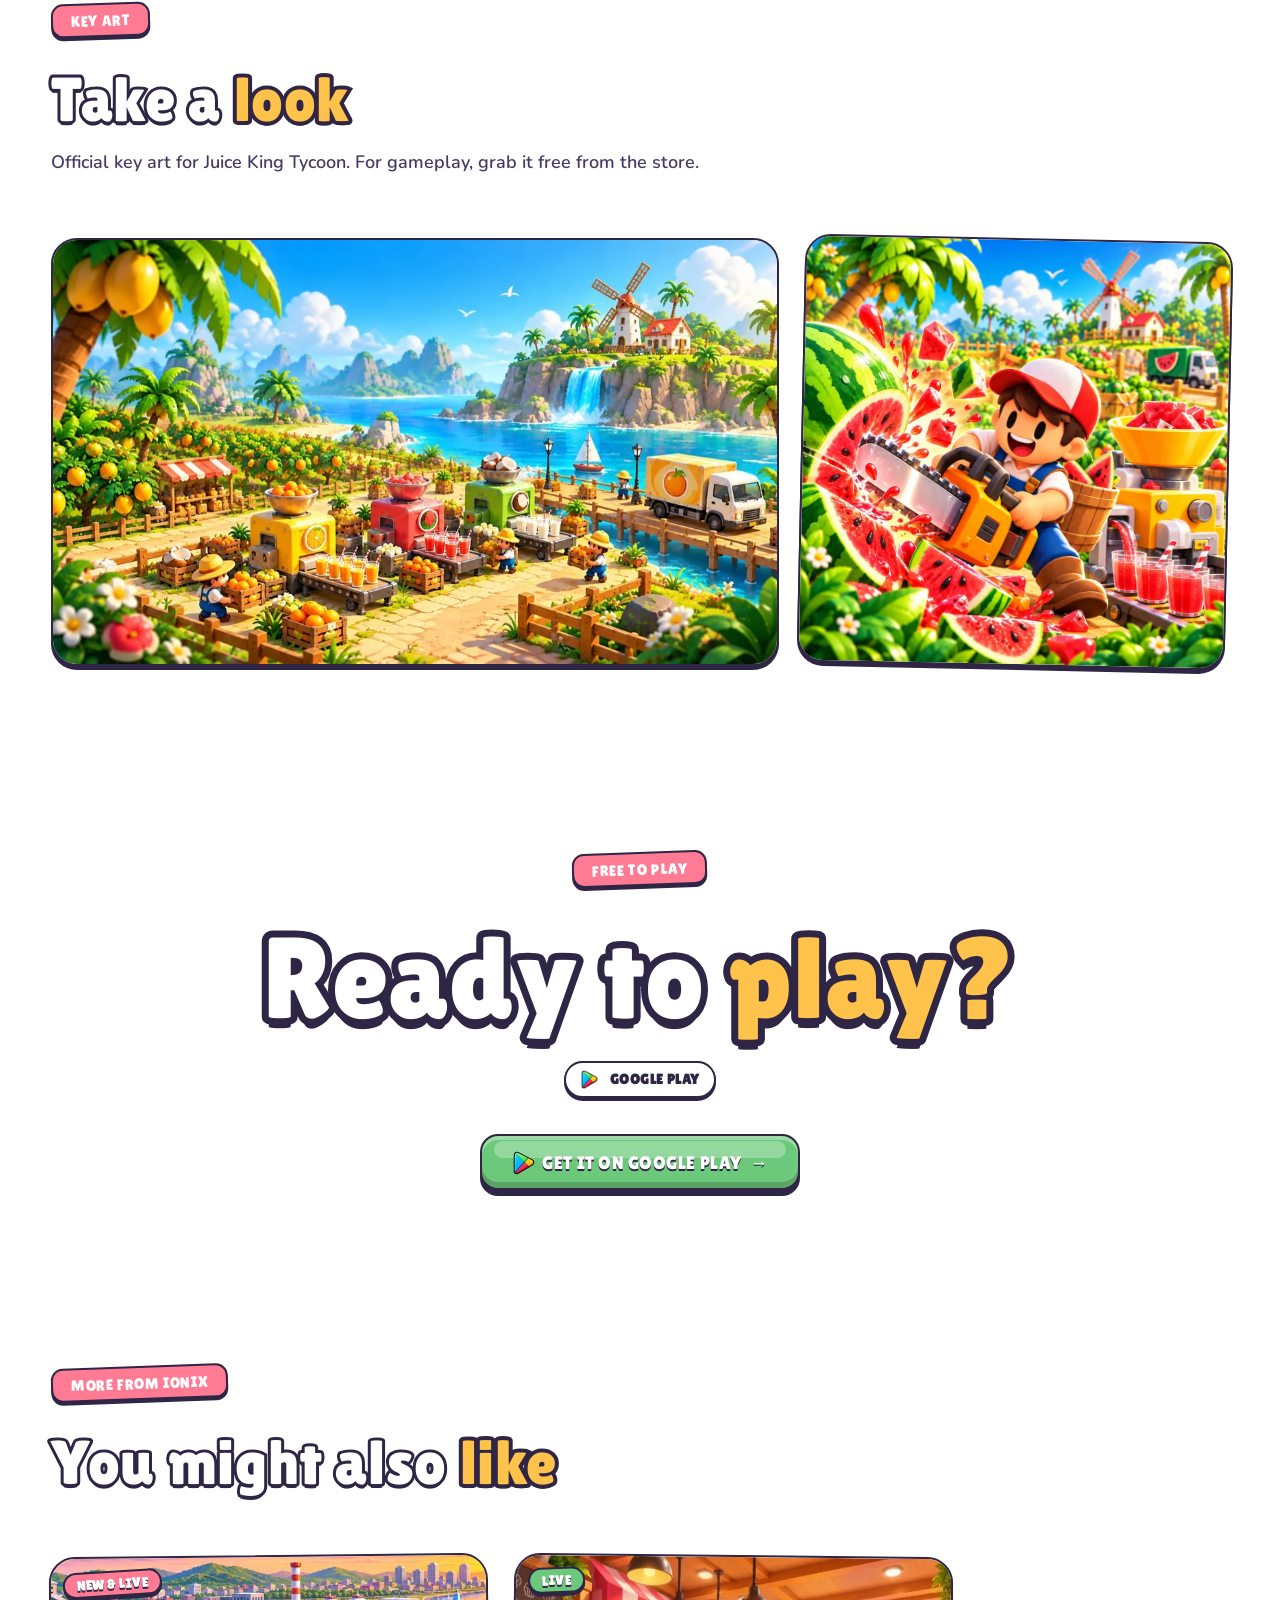
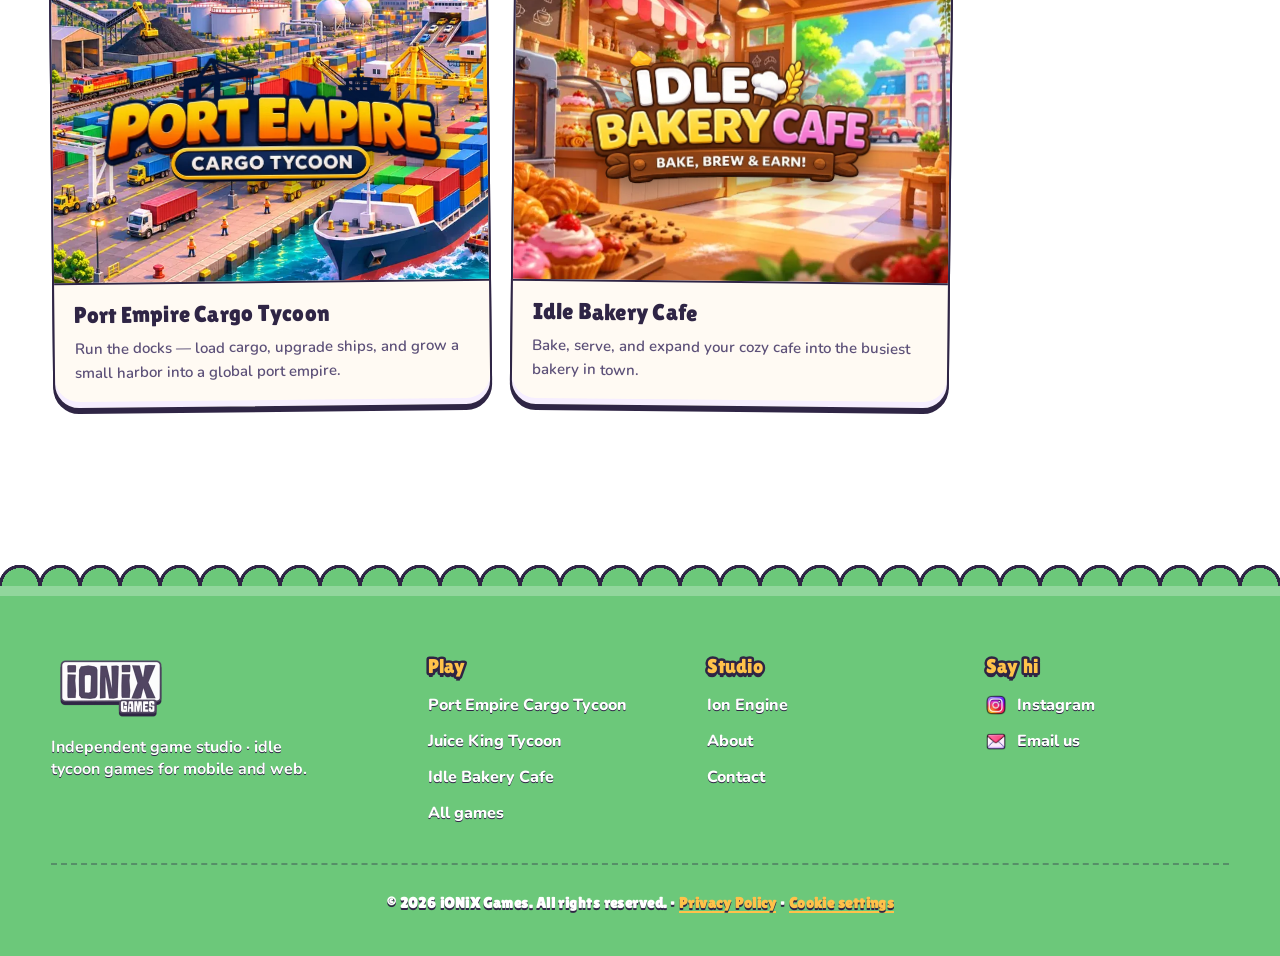
<file: juice-king-tycoon.html>
<!DOCTYPE html>
<html lang="en">

<head>
    <meta charset="UTF-8">
    <meta name="viewport" content="width=device-width, initial-scale=1.0, viewport-fit=cover">

    <!-- Google Analytics 4 — consent banner + custom events live in ionix-analytics.js -->
    <script async src="https://www.googletagmanager.com/gtag/js?id=G-9BS32RXRXR"></script>
    <script>
        window.dataLayer = window.dataLayer || [];
        function gtag() {dataLayer.push(arguments);}
        // Site shows no ads: ad storage is always off. Analytics is on, except EEA/UK/CH until the visitor accepts.
        gtag('consent', 'default', {ad_storage: 'denied', ad_user_data: 'denied', ad_personalization: 'denied', analytics_storage: 'granted'});
        gtag('consent', 'default', {
            ad_storage: 'denied', ad_user_data: 'denied', ad_personalization: 'denied', analytics_storage: 'denied',
            region: ['AT', 'BE', 'BG', 'HR', 'CY', 'CZ', 'DK', 'EE', 'FI', 'FR', 'DE', 'GR', 'HU', 'IE', 'IT', 'LV', 'LT', 'LU', 'MT', 'NL', 'PL', 'PT', 'RO', 'SK', 'SI', 'ES', 'SE', 'IS', 'LI', 'NO', 'GB', 'CH']
        });
        try {
            var ixConsent = localStorage.getItem('ix-consent');
            if (ixConsent) gtag('consent', 'update', {analytics_storage: ixConsent});
        } catch (e) {}
        gtag('js', new Date());
        gtag('config', 'G-9BS32RXRXR');
    </script>
    <script src="ionix-analytics.js" defer></script>
    <title>Juice King Tycoon | iONiX Games</title>
    <meta name="description" content="Juice King Tycoon — a free idle tycoon game by iONiX Games, live on Google Play. Build your juice empire — squeeze, sell, upgrade, and grow from a single stand into a juice king.">
    <link rel="canonical" href="https://devangsharma28.github.io/ionixgames/juice-king-tycoon.html">
    <meta property="og:site_name" content="iONiX Games">
    <meta property="og:title" content="Juice King Tycoon | iONiX Games">
    <meta property="og:description" content="Juice King Tycoon — a free idle tycoon game by iONiX Games, live on Google Play. Build your juice empire — squeeze, sell, upgrade, and grow from a single stand into a juice king.">
    <meta property="og:type" content="website">
    <meta property="og:url" content="https://devangsharma28.github.io/ionixgames/juice-king-tycoon.html">
    <meta property="og:image" content="https://devangsharma28.github.io/ionixgames/Games/web/juice-king-tycoon-art.webp">
    <meta property="og:image:alt" content="Juice King Tycoon key art — a tropical juice farm by the sea">
    <meta name="twitter:card" content="summary_large_image">
    <meta name="theme-color" content="#07060D">

    <link rel="icon" type="image/png" href="LOGO/favicon.png">
    <link rel="apple-touch-icon" href="LOGO/apple-touch-icon.png">

    <link rel="preconnect" href="https://fonts.googleapis.com">
    <link rel="preconnect" href="https://fonts.gstatic.com" crossorigin>
    <link rel="stylesheet" href="https://fonts.googleapis.com/css2?family=Lilita+One&family=Nunito:wght@500..900&display=swap">
    <link rel="preload" as="image" href="Games/web/juice-king-tycoon-art.webp" imagesrcset="Games/web/juice-king-tycoon-art-800.webp 800w, Games/web/juice-king-tycoon-art.webp 1100w" imagesizes="(max-width: 760px) 100vw, 1200px" fetchpriority="high">
    <link rel="stylesheet" href="style.css">
    <link rel="stylesheet" href="ionix.css">
    <script type="application/ld+json">{"@context": "https://schema.org", "@type": "MobileApplication", "name": "Juice King Tycoon", "operatingSystem": "ANDROID", "applicationCategory": "GameApplication", "url": "https://devangsharma28.github.io/ionixgames/juice-king-tycoon.html", "installUrl": "https://play.google.com/store/apps/details?id=com.ionixgames.juicekingtycoon", "image": "https://devangsharma28.github.io/ionixgames/Games/web/juice-king-tycoon-art.webp", "description": "Build your juice empire \u2014 squeeze, sell, upgrade, and grow from a single stand into a juice king.", "author": {"@type": "Organization", "name": "iONiX Games"}, "offers": {"@type": "Offer", "price": "0", "priceCurrency": "USD"}}</script>
</head>

<body>

    <a href="#main-content" class="skip-link">Skip to content</a>

    <!-- Ambient background -->
    <div class="bg-orbs" aria-hidden="true">
        <span class="orb orb-1"></span>
        <span class="orb orb-2"></span>
        <span class="orb orb-3"></span>
    </div>

    <!-- Scroll progress -->
    <div class="scroll-progress" aria-hidden="true"><span id="scroll-progress-bar"></span></div>

    <header id="home">

        <nav class="navbar">

            <div class="container">

                <a href="index.html" class="brand" aria-label="Ionix home">
                    <img class="brand-logo" src="LOGO/logo.webp" alt="iONiX Games" width="360" height="180">
                </a>

                <ul class="nav-links">
                    <li><a href="index.html">Home</a></li>
                    <li><a href="games.html" class="active">Games</a></li>
                    <li><a href="ion-engine.html">Ion Engine</a></li>
                    <li><a href="about.html">About</a></li>
                    <li><a href="contact.html">Contact</a></li>
                </ul>

                <div class="nav-actions">

                    <a href="games.html" class="btn btn-outline btn-small">View Games</a>

                    <a href="contact.html" class="btn btn-primary btn-small">Get In Touch</a>

                </div>

                <button class="nav-toggle" id="nav-toggle" aria-label="Open menu" aria-expanded="false"
                    aria-controls="nav-dropdown">
                    <span></span>
                    <span></span>
                    <span></span>
                </button>

            </div>

            <div class="nav-dropdown" id="nav-dropdown">

                <ul>
                    <li><a href="index.html">Home</a></li>
                    <li><a href="games.html" class="active">Games</a></li>
                    <li><a href="ion-engine.html">Ion Engine</a></li>
                    <li><a href="about.html">About</a></li>
                    <li><a href="contact.html">Contact</a></li>
                </ul>

                <div class="nav-dropdown-actions">

                    <a href="games.html" class="btn btn-outline btn-small">View Games</a>

                    <a href="contact.html" class="btn btn-primary btn-small">Get In Touch</a>

                </div>

            </div>

        </nav>

    </header>

    <main id="main-content">

        <section id="game-hero" class="ix-gh">
            <div class="container">
                <nav class="ix-crumbs" aria-label="Breadcrumb"><a href="games.html">Games</a> <span aria-hidden="true">›</span> <span aria-current="page">Juice King Tycoon</span></nav>
                <div class="ix-gh-stage">
                    <img class="ix-gh-bg" src="Games/web/juice-king-tycoon-art.webp" srcset="Games/web/juice-king-tycoon-art-800.webp 800w, Games/web/juice-king-tycoon-art.webp 1100w" sizes="(max-width: 760px) 100vw, 1200px" alt="Juice King Tycoon key art — a tropical juice farm by the sea" width="1100" height="619" fetchpriority="high" decoding="async">
                    <div class="ix-gh-body">
                        <img class="ix-gh-icon" src="Games/web/juice-king-tycoon-icon.webp" alt="" width="160" height="160">
                        <h1><img class="ix-gh-logo" src="Games/web/juice-king-tycoon-logo.webp" alt="Juice King Tycoon" width="520" height="260"></h1>
                        <span class="ix-status"><img class="ui-ico" src="UIAtlas/web/live.webp" alt="" width="20" height="20">Live · Free to play</span>
                        <p>Build your juice empire — squeeze, sell, upgrade, and grow from a single stand into a juice king.</p>
                        <div class="hero-actions"><a href="https://play.google.com/store/apps/details?id=com.ionixgames.juicekingtycoon" class="btn btn-green" target="_blank" rel="noopener"><img class="ui-ico" src="UIAtlas/web/google-play.webp" alt="" width="20" height="20">Get It On Google Play <span class="arrow">→</span></a></div>
                    </div>
                </div>
            </div>
        </section>

        <section id="game-loop">
            <div class="container">
                <header class="section-header">
                    <span class="eyebrow">How It Plays</span>
                    <h2>The <span class="outline-text">loop</span></h2>
                </header>
                <div class="ix-goals ix-loop">
                    <article class="card ix-goal">
                        <img src="UIAtlas/web/play.webp" alt="" width="48" height="48" loading="lazy">
                        <h3>Squeeze</h3>
                        <p>Turn fresh fruit into juice at your very first stand.</p>
                    </article>
                    <article class="card ix-goal">
                        <img src="UIAtlas/web/coin.webp" alt="" width="48" height="48" loading="lazy">
                        <h3>Sell</h3>
                        <p>Serve customers and watch the coins roll in.</p>
                    </article>
                    <article class="card ix-goal">
                        <img src="UIAtlas/web/trophy.webp" alt="" width="48" height="48" loading="lazy">
                        <h3>Upgrade &amp; grow</h3>
                        <p>Reinvest to grow from a single stand into a juice king.</p>
                    </article>
                </div>
            </div>
        </section>

        <section id="game-art">
            <div class="container">
                <header class="section-header">
                    <span class="eyebrow">Key Art</span>
                    <h2>Take a <span class="outline-text">look</span></h2>
                    <p>Official key art for Juice King Tycoon. For gameplay, grab it free from the store.</p>
                </header>
                <div class="ix-gallery">
                    <figure class="ix-shot"><img src="Games/web/juice-king-tycoon-art.webp" alt="Juice King Tycoon key art — a tropical juice farm by the sea" width="1100" height="619" loading="lazy" decoding="async"></figure>
                    <figure class="ix-shot ix-shot-alt"><img src="Games/web/juice-king-tycoon-key-2.webp" alt="Juice King key art — a farmer harvesting watermelons for juice" width="900" height="900" loading="lazy" decoding="async"></figure>
                </div>
            </div>
        </section>

        <section id="game-get" class="ix-cta">
            <div class="container">
                <span class="eyebrow">Free To Play</span>
                <h2>Ready to <span class="outline-text">play?</span></h2>
                <div class="ix-get-plats"><span><img class="ui-ico" src="UIAtlas/web/google-play.webp" alt="" width="20" height="20">Google Play</span></div>
                <div class="hero-actions ix-get-actions"><a href="https://play.google.com/store/apps/details?id=com.ionixgames.juicekingtycoon" class="btn btn-green" target="_blank" rel="noopener"><img class="ui-ico" src="UIAtlas/web/google-play.webp" alt="" width="20" height="20">Get It On Google Play <span class="arrow">→</span></a></div>
            </div>
        </section>

        <section id="more-games">
            <div class="container">
                <header class="section-header">
                    <span class="eyebrow">More From iONiX</span>
                    <h2>You might also <span class="outline-text">like</span></h2>
                </header>
                <div class="ix-cards ix-cards-2">
                    <a href="port-empire-cargo-tycoon.html" class="ix-card is-live">
                        <span class="ix-card-art">
                            <img class="ix-card-bg" src="Games/web/port-empire-cargo-tycoon-art-800.webp" alt="" width="800" height="450" loading="lazy" decoding="async">
                            <img class="ix-card-logo" src="Games/web/port-empire-cargo-tycoon-logo.webp" alt="" width="640" height="222" loading="lazy" decoding="async">
                            <span class="ix-card-ribbon">New &amp; Live</span>
                        </span>
                        <span class="ix-card-body">
                            <h3>Port Empire Cargo Tycoon</h3>
                            <p>Run the docks — load cargo, upgrade ships, and grow a small harbor into a global port empire.</p>
                        </span>
                    </a>
                    <a href="idle-bakery-cafe.html" class="ix-card is-live">
                        <span class="ix-card-art">
                            <img class="ix-card-bg" src="Games/web/idle-bakery-cafe-art-800.webp" alt="" width="800" height="450" loading="lazy" decoding="async">
                            <img class="ix-card-logo" src="Games/web/idle-bakery-cafe-logo.webp" alt="" width="520" height="264" loading="lazy" decoding="async">
                            <span class="ix-card-ribbon">Live</span>
                        </span>
                        <span class="ix-card-body">
                            <h3>Idle Bakery Cafe</h3>
                            <p>Bake, serve, and expand your cozy cafe into the busiest bakery in town.</p>
                        </span>
                    </a>
                </div>
            </div>
        </section>

    </main>

    <footer>

        <div class="container">

            <div class="ix-foot">
                <div class="ix-foot-brand">
                    <a href="index.html" aria-label="iONiX Games home"><img src="LOGO/logo.webp" alt="iONiX Games" width="360" height="180" loading="lazy"></a>
                    <span>Independent game studio · idle tycoon games for mobile and web.</span>
                </div>
                <nav class="ix-foot-col" aria-label="Our games">
                    <h2>Play</h2>
                    <ul>
                        <li><a href="https://play.google.com/store/apps/details?id=com.ionixgames.portempire&amp;pcampaignid=web_share" target="_blank" rel="noopener">Port Empire Cargo Tycoon</a></li>
                        <li><a href="https://play.google.com/store/apps/details?id=com.ionixgames.juicekingtycoon" target="_blank" rel="noopener">Juice King Tycoon</a></li>
                        <li><a href="https://play.google.com/store/apps/details?id=com.ionixgames.idlebakerycafe" target="_blank" rel="noopener">Idle Bakery Cafe</a></li>
                        <li><a href="games.html">All games</a></li>
                    </ul>
                </nav>
                <nav class="ix-foot-col" aria-label="Studio">
                    <h2>Studio</h2>
                    <ul>
                        <li><a href="ion-engine.html">Ion Engine</a></li>
                        <li><a href="about.html">About</a></li>
                        <li><a href="contact.html">Contact</a></li>
                    </ul>
                </nav>
                <nav class="ix-foot-col" aria-label="Follow">
                    <h2>Say hi</h2>
                    <ul>
                        <li><a href="https://www.instagram.com/ionix_games.in/" target="_blank" rel="noopener"><img class="ui-ico" src="UIAtlas/web/instagram.webp" alt="" width="20" height="20" loading="lazy">Instagram</a></li>
                        <li><a href="mailto:ionixgames26@gmail.com"><img class="ui-ico" src="UIAtlas/web/email.webp" alt="" width="20" height="20" loading="lazy">Email us</a></li>
                    </ul>
                </nav>
            </div>

            <p class="ix-foot-legal">© 2026 iONiX Games. All rights reserved. · <a href="privacy.html">Privacy Policy</a></p>

        </div>

    </footer>

    <script src="ionix.js" defer></script>

</body>

</html>
</file>
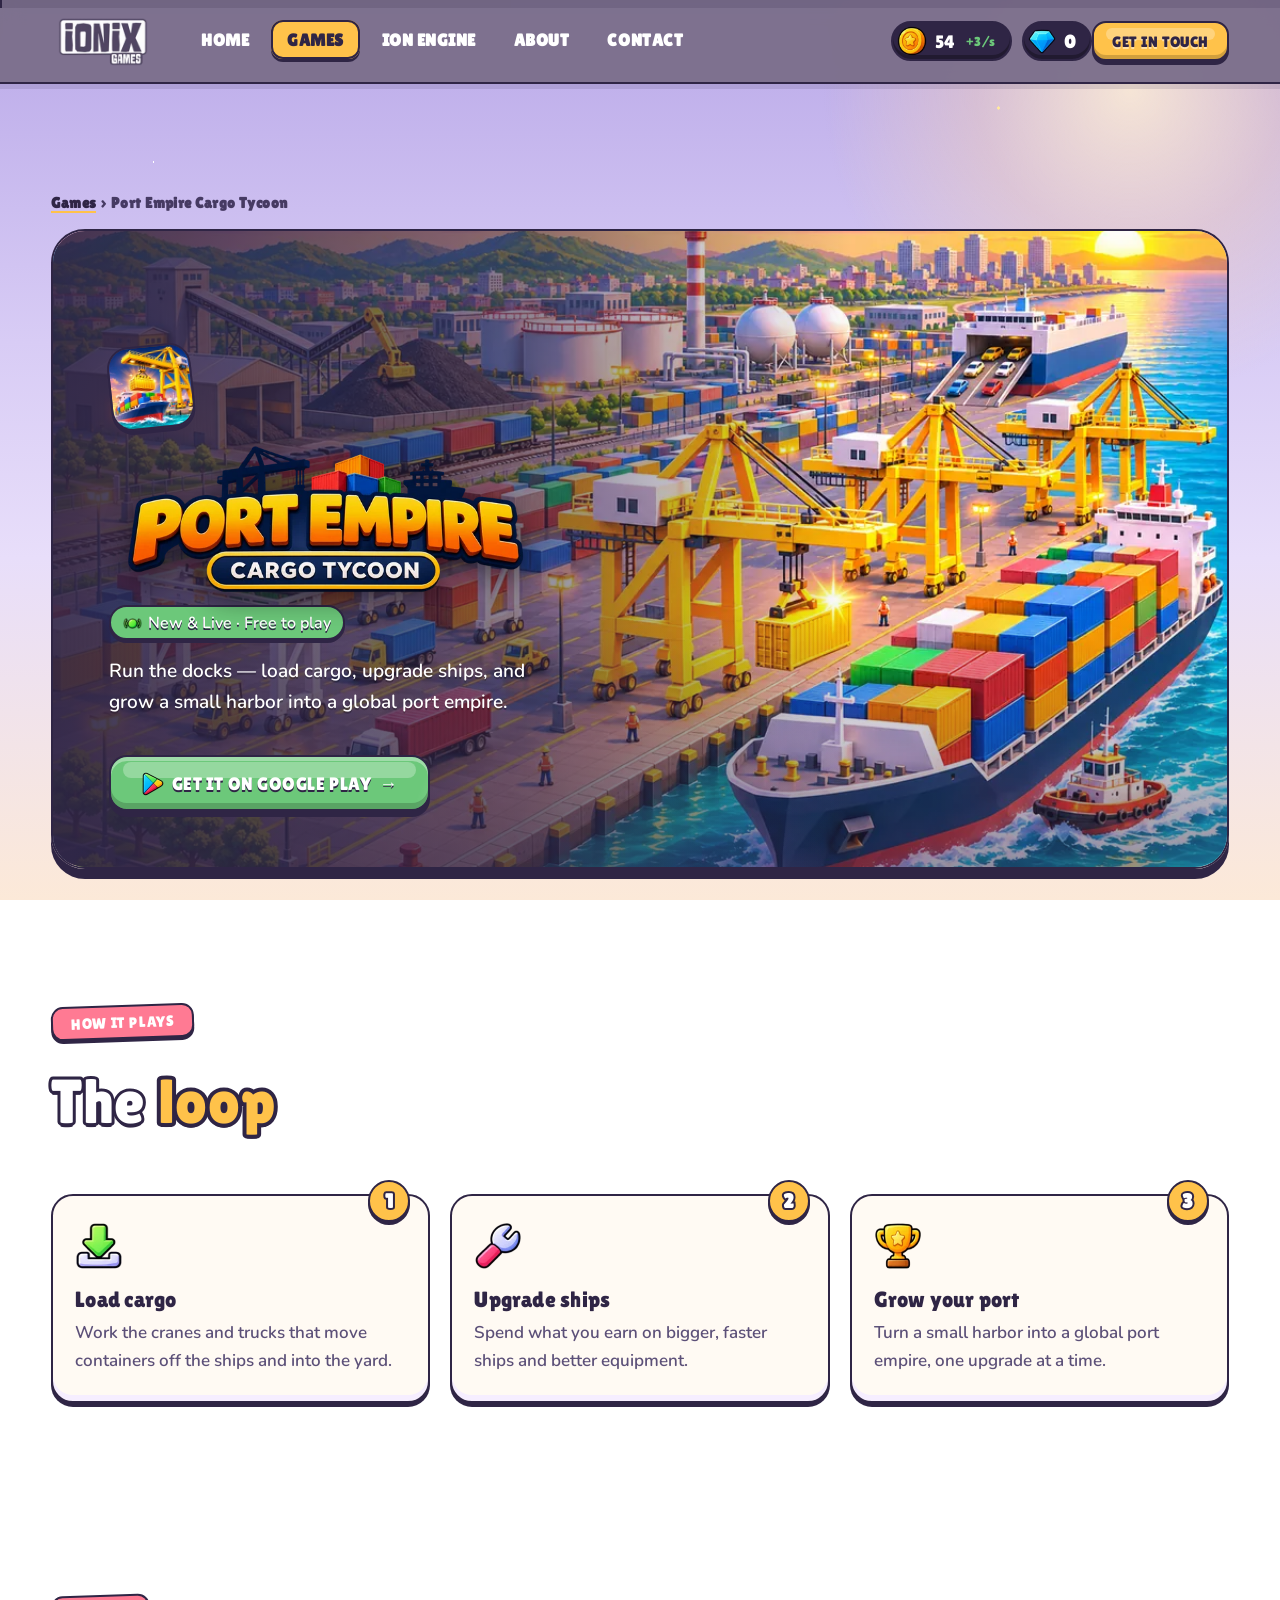
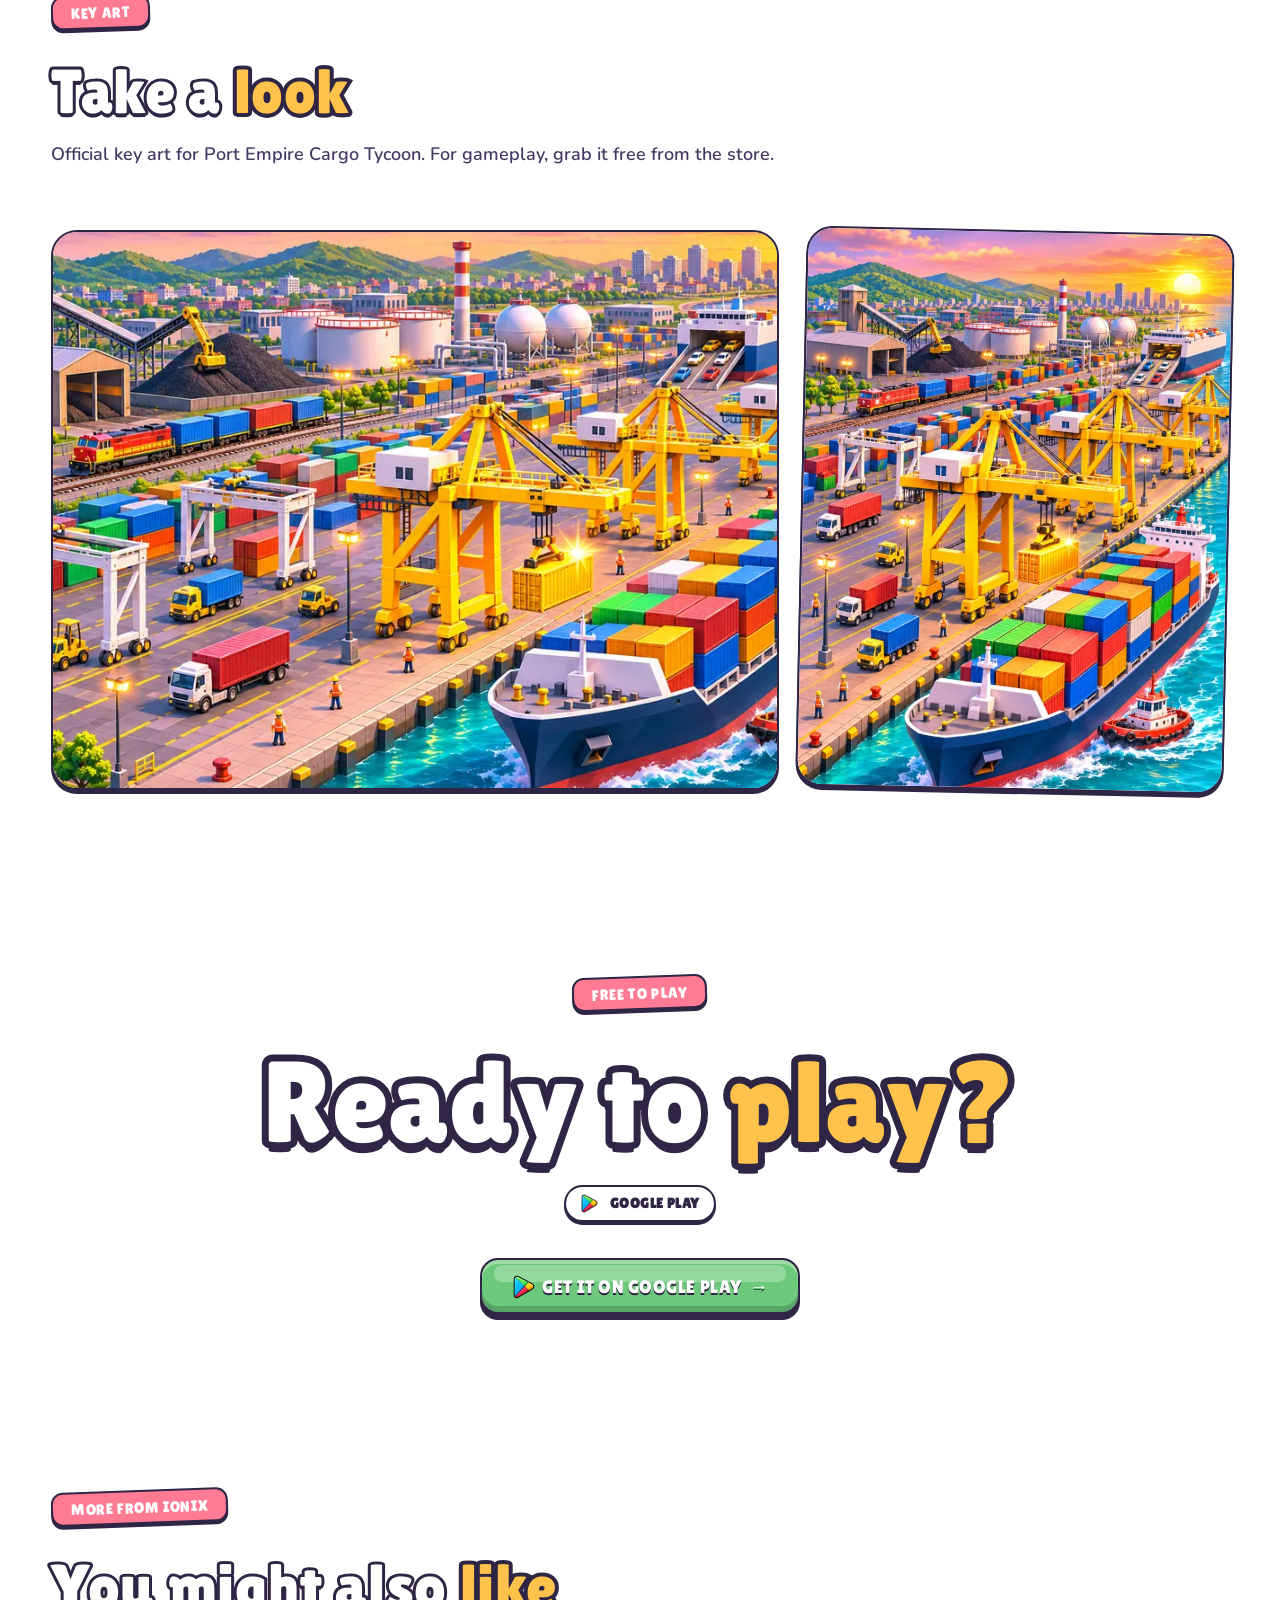
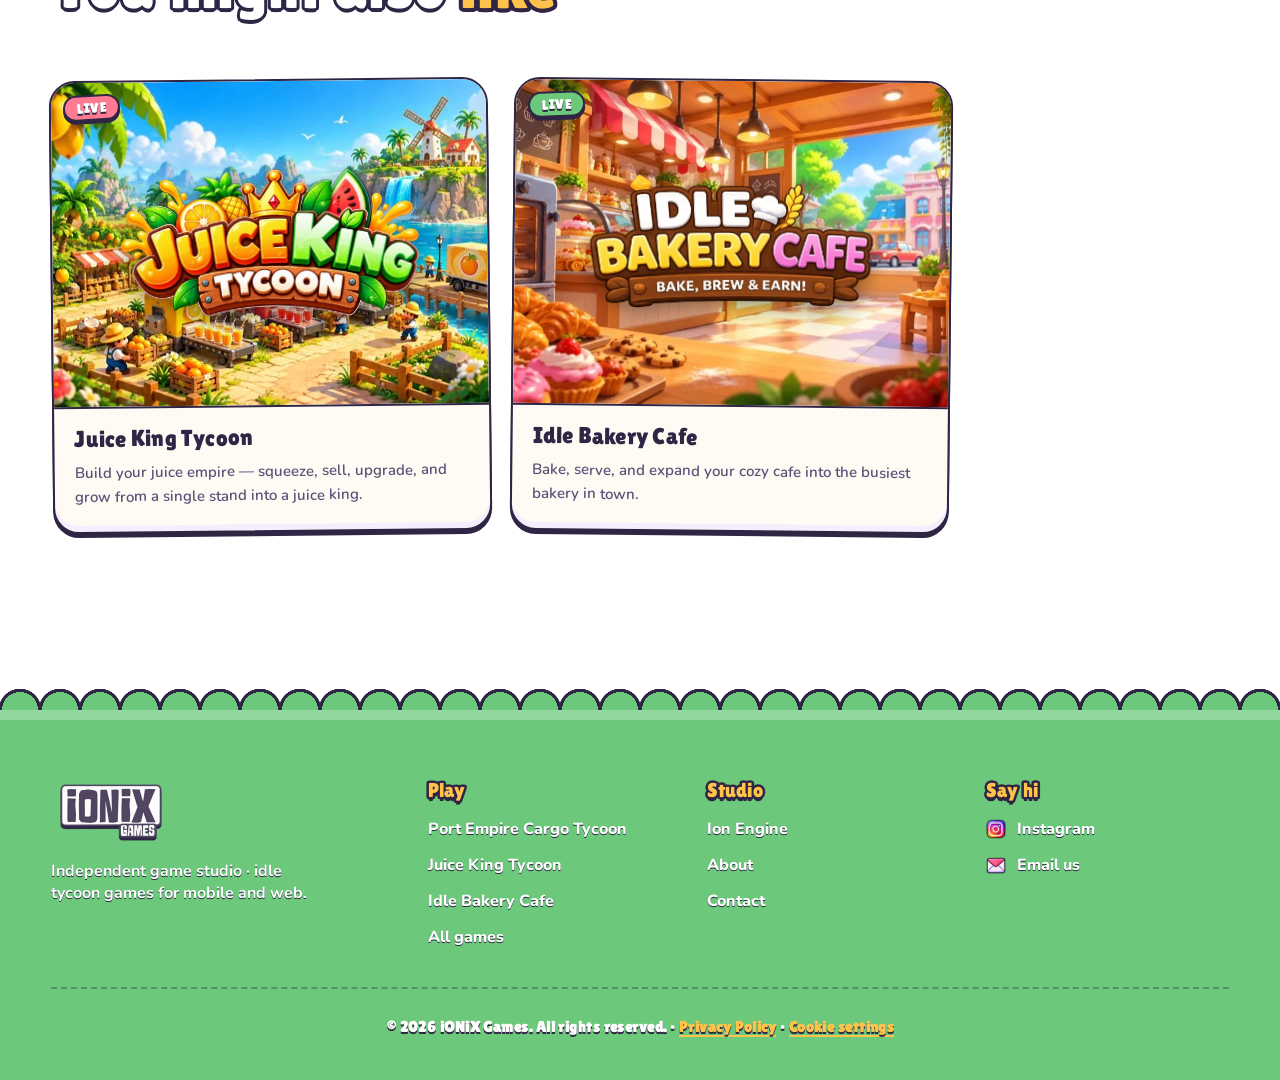
<file: port-empire-cargo-tycoon.html>
<!DOCTYPE html>
<html lang="en">

<head>
    <meta charset="UTF-8">
    <meta name="viewport" content="width=device-width, initial-scale=1.0, viewport-fit=cover">

    <!-- Google Analytics 4 — consent banner + custom events live in ionix-analytics.js -->
    <script async src="https://www.googletagmanager.com/gtag/js?id=G-9BS32RXRXR"></script>
    <script>
        window.dataLayer = window.dataLayer || [];
        function gtag() {dataLayer.push(arguments);}
        // Site shows no ads: ad storage is always off. Analytics is on, except EEA/UK/CH until the visitor accepts.
        gtag('consent', 'default', {ad_storage: 'denied', ad_user_data: 'denied', ad_personalization: 'denied', analytics_storage: 'granted'});
        gtag('consent', 'default', {
            ad_storage: 'denied', ad_user_data: 'denied', ad_personalization: 'denied', analytics_storage: 'denied',
            region: ['AT', 'BE', 'BG', 'HR', 'CY', 'CZ', 'DK', 'EE', 'FI', 'FR', 'DE', 'GR', 'HU', 'IE', 'IT', 'LV', 'LT', 'LU', 'MT', 'NL', 'PL', 'PT', 'RO', 'SK', 'SI', 'ES', 'SE', 'IS', 'LI', 'NO', 'GB', 'CH']
        });
        try {
            var ixConsent = localStorage.getItem('ix-consent');
            if (ixConsent) gtag('consent', 'update', {analytics_storage: ixConsent});
        } catch (e) {}
        gtag('js', new Date());
        gtag('config', 'G-9BS32RXRXR');
    </script>
    <script src="ionix-analytics.js" defer></script>
    <title>Port Empire Cargo Tycoon | iONiX Games</title>
    <meta name="description" content="Port Empire Cargo Tycoon — a free idle tycoon game by iONiX Games, live on Google Play. Run the docks — load cargo, upgrade ships, and grow a small harbor into a global port empire.">
    <link rel="canonical" href="https://devangsharma28.github.io/ionixgames/port-empire-cargo-tycoon.html">
    <meta property="og:site_name" content="iONiX Games">
    <meta property="og:title" content="Port Empire Cargo Tycoon | iONiX Games">
    <meta property="og:description" content="Port Empire Cargo Tycoon — a free idle tycoon game by iONiX Games, live on Google Play. Run the docks — load cargo, upgrade ships, and grow a small harbor into a global port empire.">
    <meta property="og:type" content="website">
    <meta property="og:url" content="https://devangsharma28.github.io/ionixgames/port-empire-cargo-tycoon.html">
    <meta property="og:image" content="https://devangsharma28.github.io/ionixgames/Games/web/port-empire-cargo-tycoon-art.webp">
    <meta property="og:image:alt" content="Port Empire key art — a busy container port with cranes, trains and cargo ships">
    <meta name="twitter:card" content="summary_large_image">
    <meta name="theme-color" content="#07060D">

    <link rel="icon" type="image/png" href="LOGO/favicon.png">
    <link rel="apple-touch-icon" href="LOGO/apple-touch-icon.png">

    <link rel="preconnect" href="https://fonts.googleapis.com">
    <link rel="preconnect" href="https://fonts.gstatic.com" crossorigin>
    <link rel="stylesheet" href="https://fonts.googleapis.com/css2?family=Lilita+One&family=Nunito:wght@500..900&display=swap">
    <link rel="preload" as="image" href="Games/web/port-empire-cargo-tycoon-art.webp" imagesrcset="Games/web/port-empire-cargo-tycoon-art-800.webp 800w, Games/web/port-empire-cargo-tycoon-art.webp 1100w" imagesizes="(max-width: 760px) 100vw, 1200px" fetchpriority="high">
    <link rel="stylesheet" href="style.css">
    <link rel="stylesheet" href="ionix.css">
    <script type="application/ld+json">{"@context": "https://schema.org", "@type": "MobileApplication", "name": "Port Empire Cargo Tycoon", "operatingSystem": "ANDROID", "applicationCategory": "GameApplication", "url": "https://devangsharma28.github.io/ionixgames/port-empire-cargo-tycoon.html", "installUrl": "https://play.google.com/store/apps/details?id=com.ionixgames.portempire", "image": "https://devangsharma28.github.io/ionixgames/Games/web/port-empire-cargo-tycoon-art.webp", "description": "Run the docks \u2014 load cargo, upgrade ships, and grow a small harbor into a global port empire.", "author": {"@type": "Organization", "name": "iONiX Games"}, "offers": {"@type": "Offer", "price": "0", "priceCurrency": "USD"}}</script>
</head>

<body>

    <a href="#main-content" class="skip-link">Skip to content</a>

    <!-- Ambient background -->
    <div class="bg-orbs" aria-hidden="true">
        <span class="orb orb-1"></span>
        <span class="orb orb-2"></span>
        <span class="orb orb-3"></span>
    </div>

    <!-- Scroll progress -->
    <div class="scroll-progress" aria-hidden="true"><span id="scroll-progress-bar"></span></div>

    <header id="home">

        <nav class="navbar">

            <div class="container">

                <a href="index.html" class="brand" aria-label="Ionix home">
                    <img class="brand-logo" src="LOGO/logo.webp" alt="iONiX Games" width="360" height="180">
                </a>

                <ul class="nav-links">
                    <li><a href="index.html">Home</a></li>
                    <li><a href="games.html" class="active">Games</a></li>
                    <li><a href="ion-engine.html">Ion Engine</a></li>
                    <li><a href="about.html">About</a></li>
                    <li><a href="contact.html">Contact</a></li>
                </ul>

                <div class="nav-actions">

                    <a href="games.html" class="btn btn-outline btn-small">View Games</a>

                    <a href="contact.html" class="btn btn-primary btn-small">Get In Touch</a>

                </div>

                <button class="nav-toggle" id="nav-toggle" aria-label="Open menu" aria-expanded="false"
                    aria-controls="nav-dropdown">
                    <span></span>
                    <span></span>
                    <span></span>
                </button>

            </div>

            <div class="nav-dropdown" id="nav-dropdown">

                <ul>
                    <li><a href="index.html">Home</a></li>
                    <li><a href="games.html" class="active">Games</a></li>
                    <li><a href="ion-engine.html">Ion Engine</a></li>
                    <li><a href="about.html">About</a></li>
                    <li><a href="contact.html">Contact</a></li>
                </ul>

                <div class="nav-dropdown-actions">

                    <a href="games.html" class="btn btn-outline btn-small">View Games</a>

                    <a href="contact.html" class="btn btn-primary btn-small">Get In Touch</a>

                </div>

            </div>

        </nav>

    </header>

    <main id="main-content">

        <section id="game-hero" class="ix-gh">
            <div class="container">
                <nav class="ix-crumbs" aria-label="Breadcrumb"><a href="games.html">Games</a> <span aria-hidden="true">›</span> <span aria-current="page">Port Empire Cargo Tycoon</span></nav>
                <div class="ix-gh-stage">
                    <img class="ix-gh-bg" src="Games/web/port-empire-cargo-tycoon-art.webp" srcset="Games/web/port-empire-cargo-tycoon-art-800.webp 800w, Games/web/port-empire-cargo-tycoon-art.webp 1100w" sizes="(max-width: 760px) 100vw, 1200px" alt="Port Empire key art — a busy container port with cranes, trains and cargo ships" width="1100" height="619" fetchpriority="high" decoding="async">
                    <div class="ix-gh-body">
                        <img class="ix-gh-icon" src="Games/web/port-empire-cargo-tycoon-icon.webp" alt="" width="160" height="160">
                        <h1><img class="ix-gh-logo" src="Games/web/port-empire-cargo-tycoon-logo.webp" alt="Port Empire Cargo Tycoon" width="640" height="222"></h1>
                        <span class="ix-status"><img class="ui-ico" src="UIAtlas/web/live.webp" alt="" width="20" height="20">New &amp; Live · Free to play</span>
                        <p>Run the docks — load cargo, upgrade ships, and grow a small harbor into a global port empire.</p>
                        <div class="hero-actions"><a href="https://play.google.com/store/apps/details?id=com.ionixgames.portempire&amp;pcampaignid=web_share" class="btn btn-green" target="_blank" rel="noopener"><img class="ui-ico" src="UIAtlas/web/google-play.webp" alt="" width="20" height="20">Get It On Google Play <span class="arrow">→</span></a></div>
                    </div>
                </div>
            </div>
        </section>

        <section id="game-loop">
            <div class="container">
                <header class="section-header">
                    <span class="eyebrow">How It Plays</span>
                    <h2>The <span class="outline-text">loop</span></h2>
                </header>
                <div class="ix-goals ix-loop">
                    <article class="card ix-goal">
                        <img src="UIAtlas/web/download.webp" alt="" width="48" height="48" loading="lazy">
                        <h3>Load cargo</h3>
                        <p>Work the cranes and trucks that move containers off the ships and into the yard.</p>
                    </article>
                    <article class="card ix-goal">
                        <img src="UIAtlas/web/wrench.webp" alt="" width="48" height="48" loading="lazy">
                        <h3>Upgrade ships</h3>
                        <p>Spend what you earn on bigger, faster ships and better equipment.</p>
                    </article>
                    <article class="card ix-goal">
                        <img src="UIAtlas/web/trophy.webp" alt="" width="48" height="48" loading="lazy">
                        <h3>Grow your port</h3>
                        <p>Turn a small harbor into a global port empire, one upgrade at a time.</p>
                    </article>
                </div>
            </div>
        </section>

        <section id="game-art">
            <div class="container">
                <header class="section-header">
                    <span class="eyebrow">Key Art</span>
                    <h2>Take a <span class="outline-text">look</span></h2>
                    <p>Official key art for Port Empire Cargo Tycoon. For gameplay, grab it free from the store.</p>
                </header>
                <div class="ix-gallery">
                    <figure class="ix-shot"><img src="Games/web/port-empire-cargo-tycoon-art.webp" alt="Port Empire key art — a busy container port with cranes, trains and cargo ships" width="1100" height="619" loading="lazy" decoding="async"></figure>
                    <figure class="ix-shot ix-shot-alt"><img src="Games/web/port-empire-cargo-tycoon-key-2.webp" alt="Port Empire key art — a cargo ship and quay cranes at sunset" width="600" height="900" loading="lazy" decoding="async"></figure>
                </div>
            </div>
        </section>

        <section id="game-get" class="ix-cta">
            <div class="container">
                <span class="eyebrow">Free To Play</span>
                <h2>Ready to <span class="outline-text">play?</span></h2>
                <div class="ix-get-plats"><span><img class="ui-ico" src="UIAtlas/web/google-play.webp" alt="" width="20" height="20">Google Play</span></div>
                <div class="hero-actions ix-get-actions"><a href="https://play.google.com/store/apps/details?id=com.ionixgames.portempire&amp;pcampaignid=web_share" class="btn btn-green" target="_blank" rel="noopener"><img class="ui-ico" src="UIAtlas/web/google-play.webp" alt="" width="20" height="20">Get It On Google Play <span class="arrow">→</span></a></div>
            </div>
        </section>

        <section id="more-games">
            <div class="container">
                <header class="section-header">
                    <span class="eyebrow">More From iONiX</span>
                    <h2>You might also <span class="outline-text">like</span></h2>
                </header>
                <div class="ix-cards ix-cards-2">
                    <a href="juice-king-tycoon.html" class="ix-card is-live">
                        <span class="ix-card-art">
                            <img class="ix-card-bg" src="Games/web/juice-king-tycoon-art-800.webp" alt="" width="800" height="450" loading="lazy" decoding="async">
                            <img class="ix-card-logo" src="Games/web/juice-king-tycoon-logo.webp" alt="" width="520" height="260" loading="lazy" decoding="async">
                            <span class="ix-card-ribbon">Live</span>
                        </span>
                        <span class="ix-card-body">
                            <h3>Juice King Tycoon</h3>
                            <p>Build your juice empire — squeeze, sell, upgrade, and grow from a single stand into a juice king.</p>
                        </span>
                    </a>
                    <a href="idle-bakery-cafe.html" class="ix-card is-live">
                        <span class="ix-card-art">
                            <img class="ix-card-bg" src="Games/web/idle-bakery-cafe-art-800.webp" alt="" width="800" height="450" loading="lazy" decoding="async">
                            <img class="ix-card-logo" src="Games/web/idle-bakery-cafe-logo.webp" alt="" width="520" height="264" loading="lazy" decoding="async">
                            <span class="ix-card-ribbon">Live</span>
                        </span>
                        <span class="ix-card-body">
                            <h3>Idle Bakery Cafe</h3>
                            <p>Bake, serve, and expand your cozy cafe into the busiest bakery in town.</p>
                        </span>
                    </a>
                </div>
            </div>
        </section>

    </main>

    <footer>

        <div class="container">

            <div class="ix-foot">
                <div class="ix-foot-brand">
                    <a href="index.html" aria-label="iONiX Games home"><img src="LOGO/logo.webp" alt="iONiX Games" width="360" height="180" loading="lazy"></a>
                    <span>Independent game studio · idle tycoon games for mobile and web.</span>
                </div>
                <nav class="ix-foot-col" aria-label="Our games">
                    <h2>Play</h2>
                    <ul>
                        <li><a href="https://play.google.com/store/apps/details?id=com.ionixgames.portempire&amp;pcampaignid=web_share" target="_blank" rel="noopener">Port Empire Cargo Tycoon</a></li>
                        <li><a href="https://play.google.com/store/apps/details?id=com.ionixgames.juicekingtycoon" target="_blank" rel="noopener">Juice King Tycoon</a></li>
                        <li><a href="https://play.google.com/store/apps/details?id=com.ionixgames.idlebakerycafe" target="_blank" rel="noopener">Idle Bakery Cafe</a></li>
                        <li><a href="games.html">All games</a></li>
                    </ul>
                </nav>
                <nav class="ix-foot-col" aria-label="Studio">
                    <h2>Studio</h2>
                    <ul>
                        <li><a href="ion-engine.html">Ion Engine</a></li>
                        <li><a href="about.html">About</a></li>
                        <li><a href="contact.html">Contact</a></li>
                    </ul>
                </nav>
                <nav class="ix-foot-col" aria-label="Follow">
                    <h2>Say hi</h2>
                    <ul>
                        <li><a href="https://www.instagram.com/ionix_games.in/" target="_blank" rel="noopener"><img class="ui-ico" src="UIAtlas/web/instagram.webp" alt="" width="20" height="20" loading="lazy">Instagram</a></li>
                        <li><a href="mailto:ionixgames26@gmail.com"><img class="ui-ico" src="UIAtlas/web/email.webp" alt="" width="20" height="20" loading="lazy">Email us</a></li>
                    </ul>
                </nav>
            </div>

            <p class="ix-foot-legal">© 2026 iONiX Games. All rights reserved. · <a href="privacy.html">Privacy Policy</a></p>

        </div>

    </footer>

    <script src="ionix.js" defer></script>

</body>

</html>
</file>
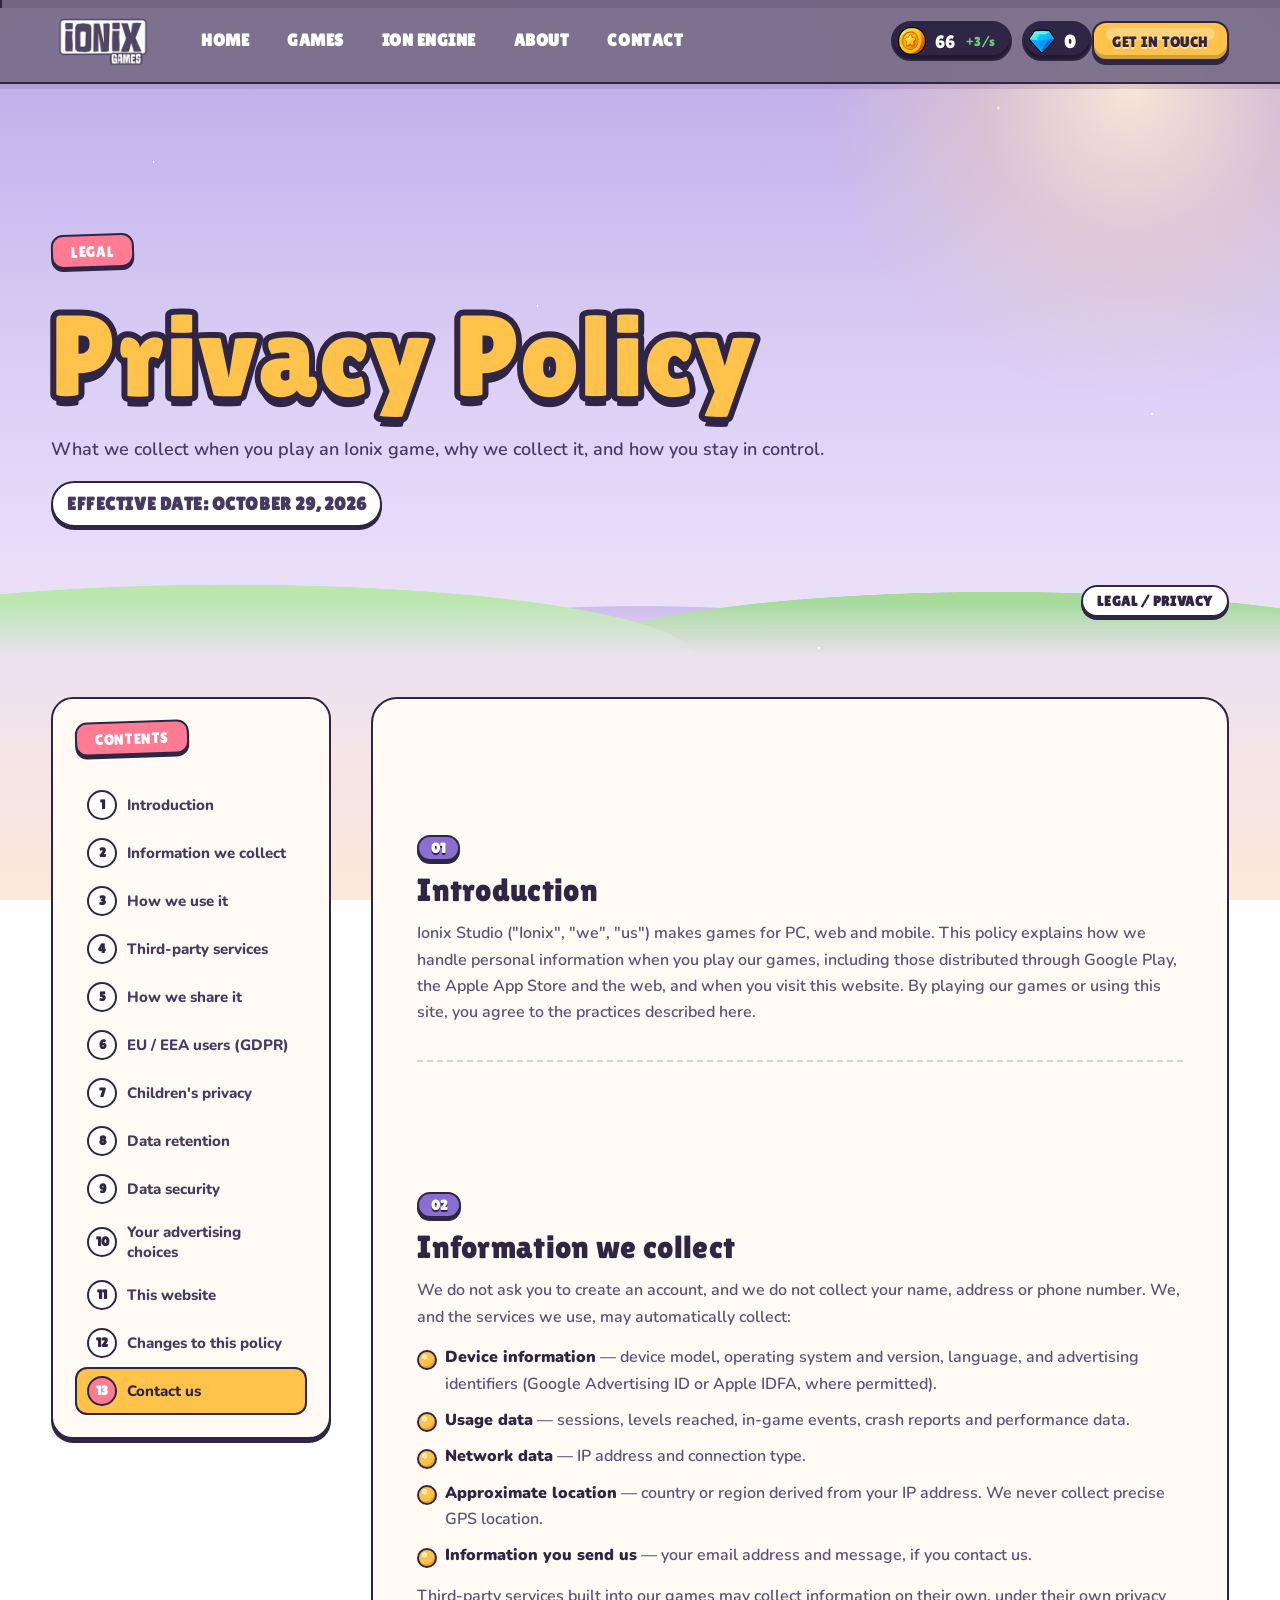
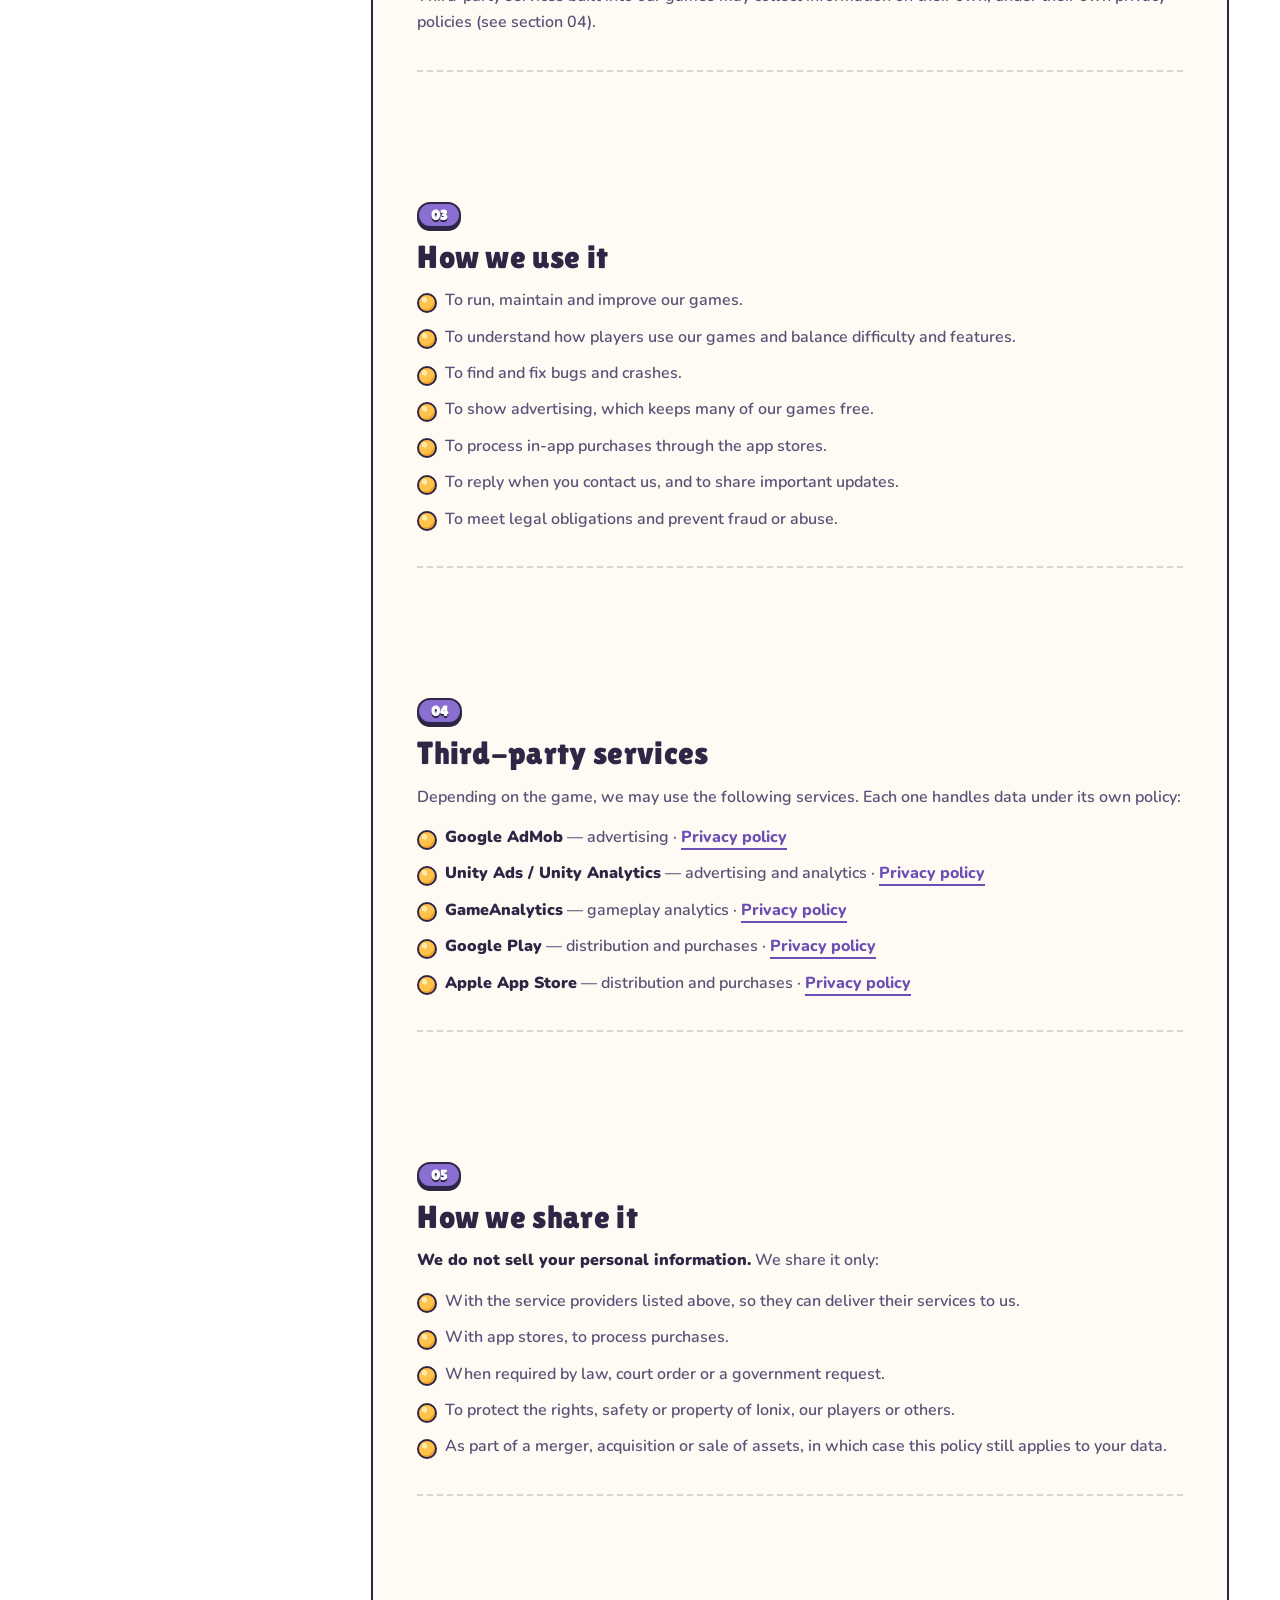
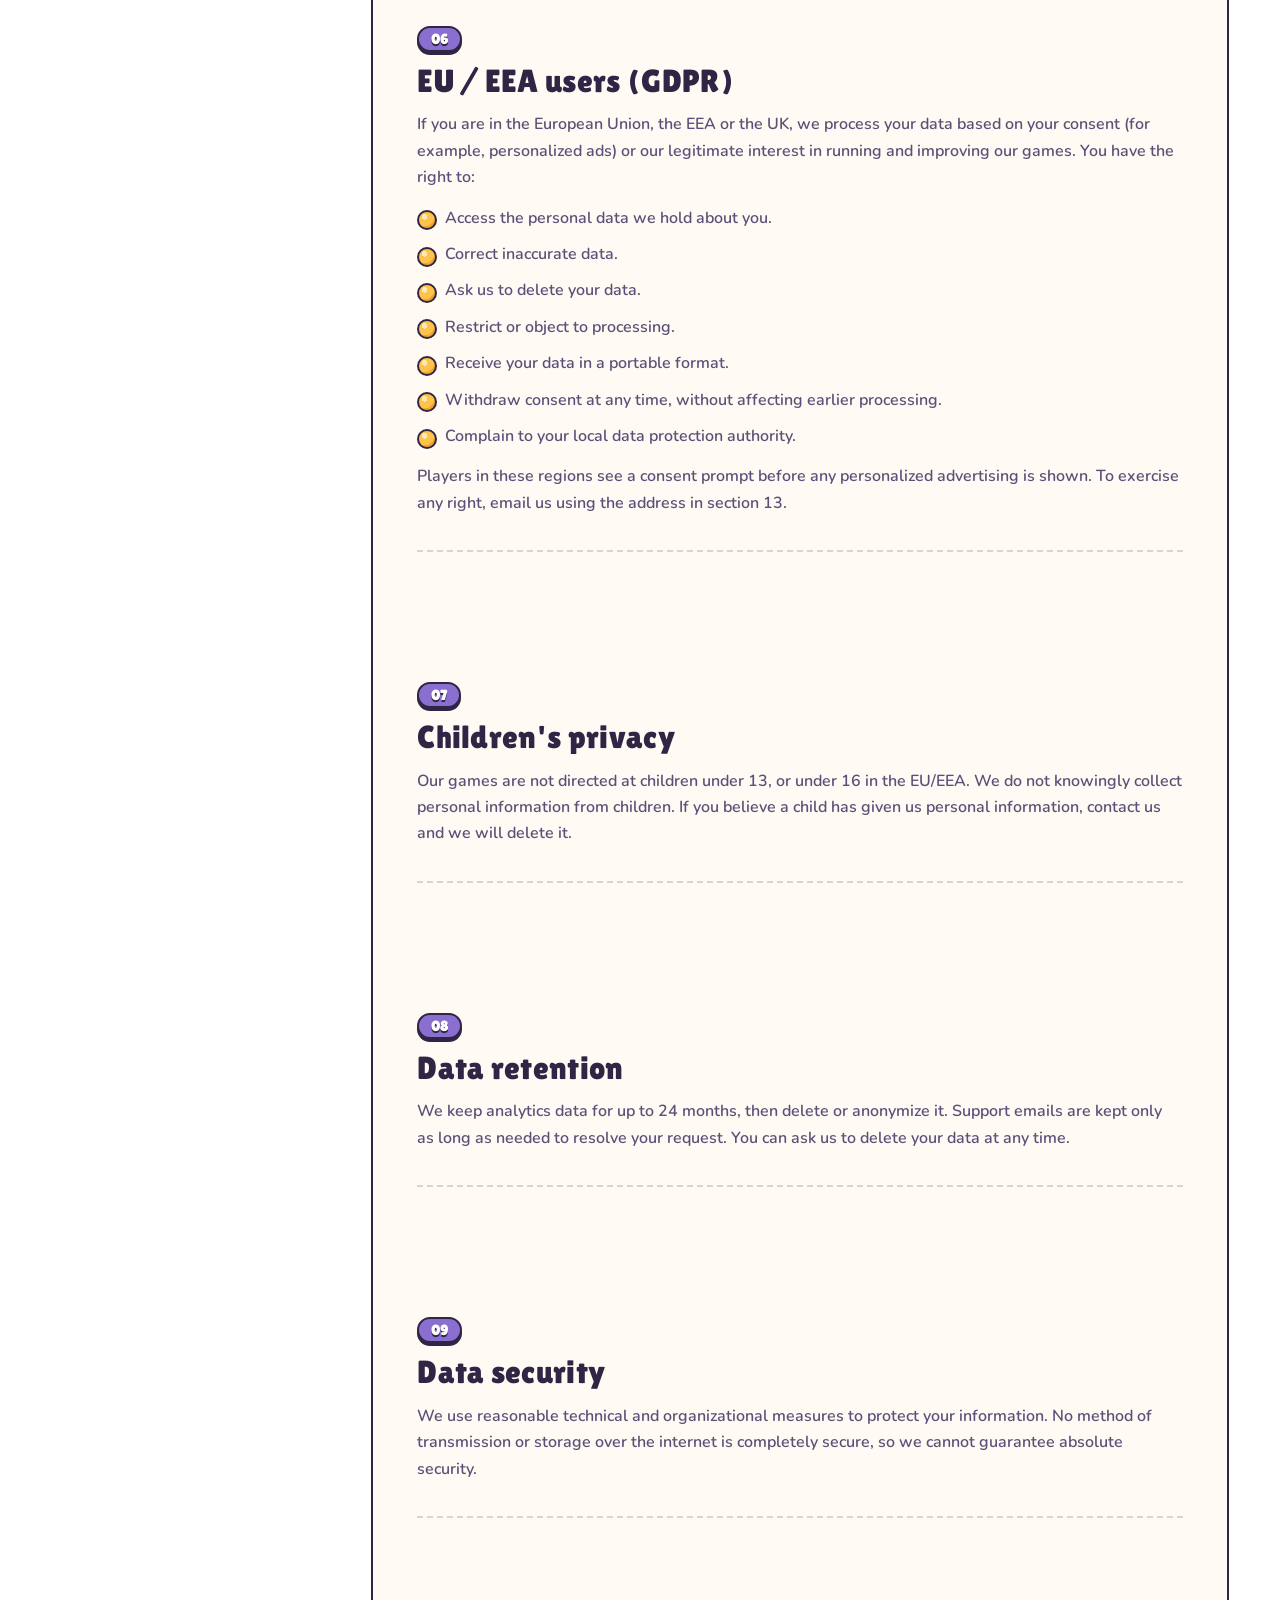
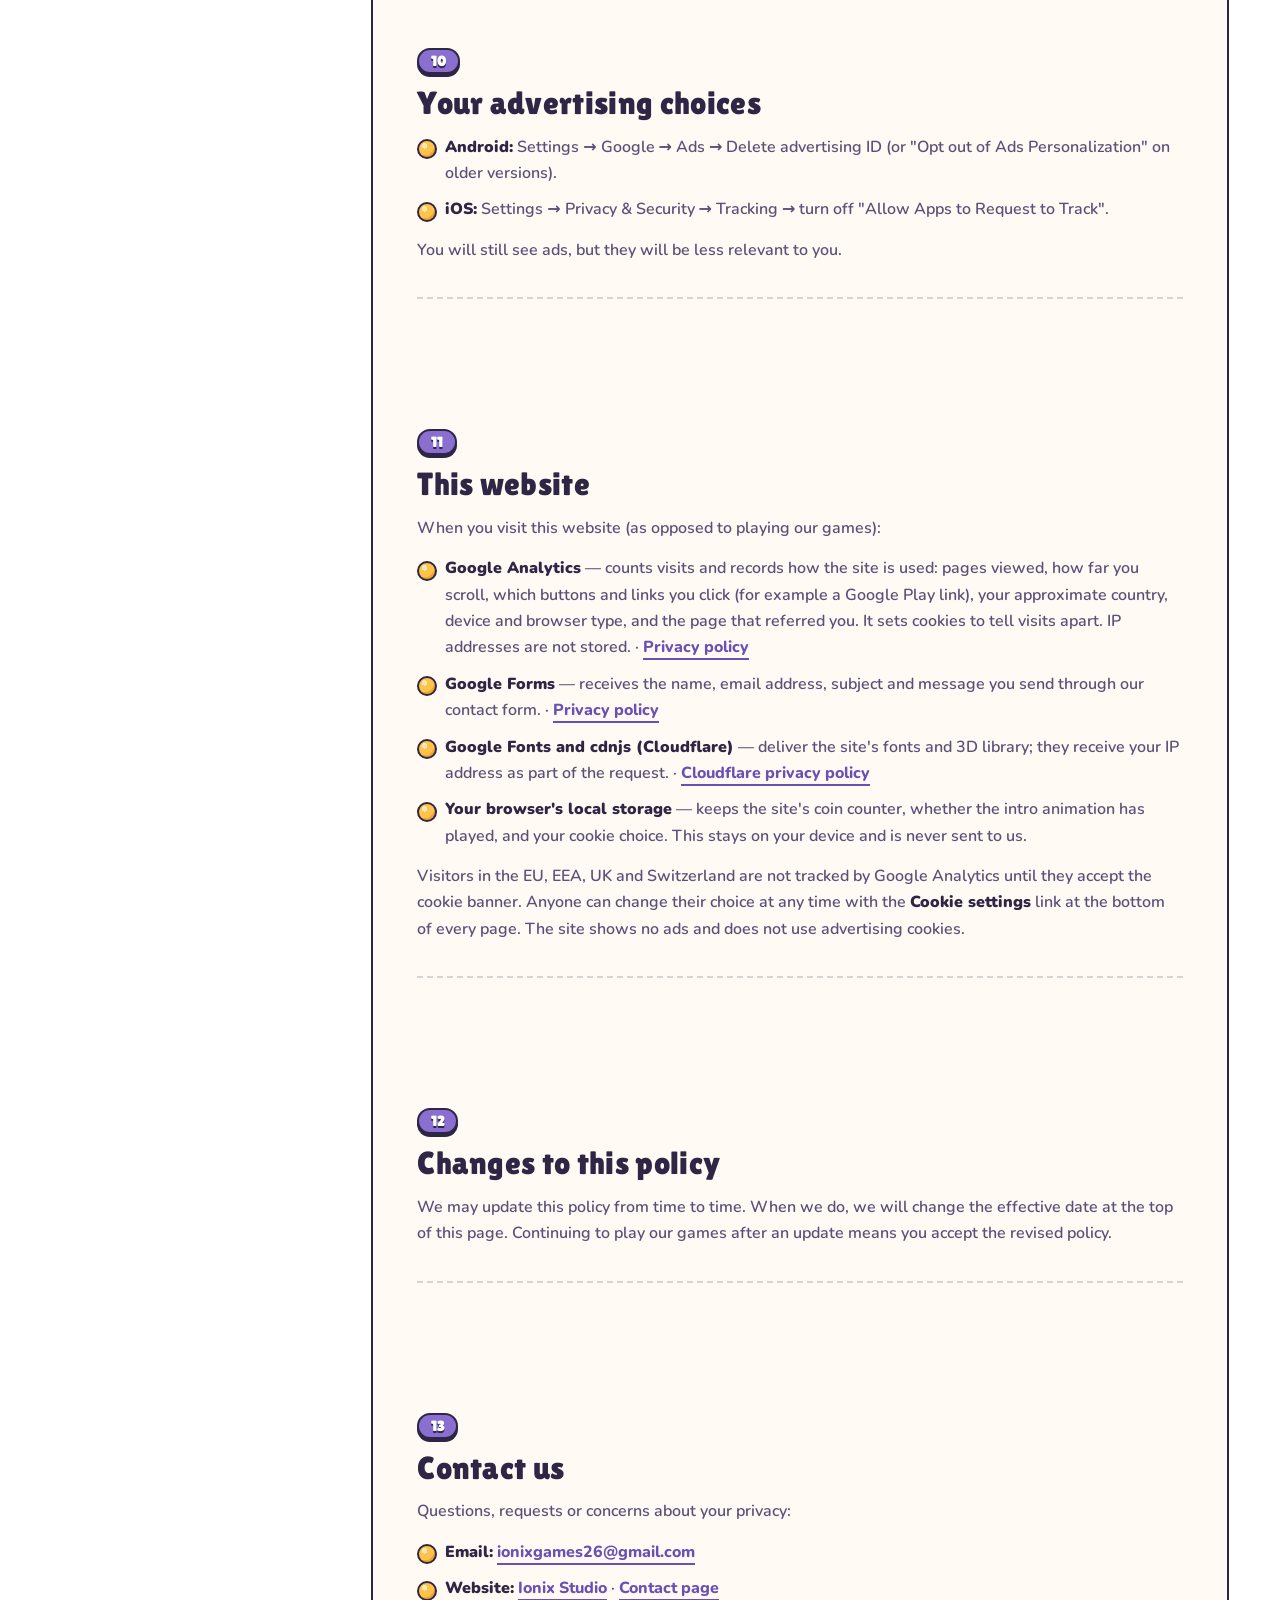
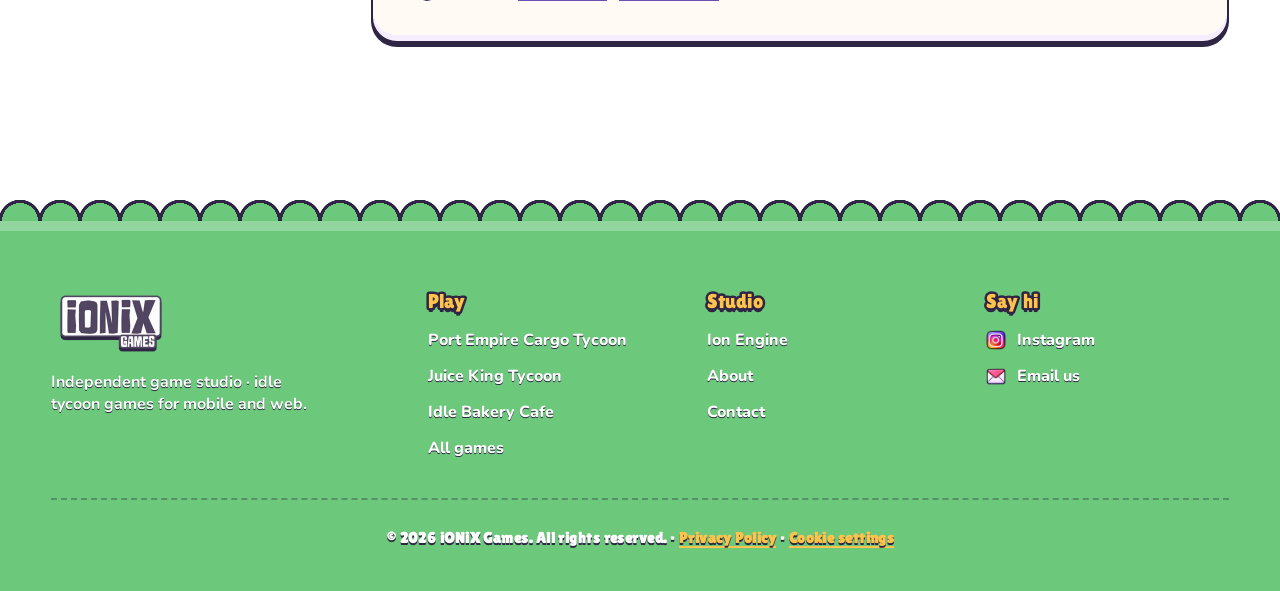
<file: privacy.html>
<!DOCTYPE html>
<html lang="en">

<head>
    <meta charset="UTF-8">
    <meta name="viewport" content="width=device-width, initial-scale=1.0, viewport-fit=cover">

    <!-- Google Analytics 4 — consent banner + custom events live in ionix-analytics.js -->
    <script async src="https://www.googletagmanager.com/gtag/js?id=G-9BS32RXRXR"></script>
    <script>
        window.dataLayer = window.dataLayer || [];
        function gtag() {dataLayer.push(arguments);}
        // Site shows no ads: ad storage is always off. Analytics is on, except EEA/UK/CH until the visitor accepts.
        gtag('consent', 'default', {ad_storage: 'denied', ad_user_data: 'denied', ad_personalization: 'denied', analytics_storage: 'granted'});
        gtag('consent', 'default', {
            ad_storage: 'denied', ad_user_data: 'denied', ad_personalization: 'denied', analytics_storage: 'denied',
            region: ['AT', 'BE', 'BG', 'HR', 'CY', 'CZ', 'DK', 'EE', 'FI', 'FR', 'DE', 'GR', 'HU', 'IE', 'IT', 'LV', 'LT', 'LU', 'MT', 'NL', 'PL', 'PT', 'RO', 'SK', 'SI', 'ES', 'SE', 'IS', 'LI', 'NO', 'GB', 'CH']
        });
        try {
            var ixConsent = localStorage.getItem('ix-consent');
            if (ixConsent) gtag('consent', 'update', {analytics_storage: ixConsent});
        } catch (e) {}
        gtag('js', new Date());
        gtag('config', 'G-9BS32RXRXR');
    </script>
    <script src="ionix-analytics.js" defer></script>
    <title>Privacy Policy | Ionix Studio</title>
    <meta name="description" content="How Ionix Studio collects, uses and protects player data across our games and website.">
    <link rel="canonical" href="https://devangsharma28.github.io/ionixgames/privacy.html">
    <meta property="og:site_name" content="iONiX Games">
    <meta property="og:title" content="Privacy Policy | Ionix Studio">
    <meta property="og:description" content="How Ionix Studio collects, uses and protects player data across our games and website.">
    <meta property="og:type" content="website">
    <meta property="og:url" content="https://devangsharma28.github.io/ionixgames/privacy.html">
    <meta property="og:image" content="https://devangsharma28.github.io/ionixgames/LOGO/social-card.jpg">
    <meta property="og:image:width" content="1200">
    <meta property="og:image:height" content="630">
    <meta property="og:image:alt" content="iONiX Games — idle tycoon games you can't put down">
    <meta name="twitter:card" content="summary_large_image">
    <meta name="theme-color" content="#07060D">

    <link rel="icon" type="image/png" href="LOGO/favicon.png">
    <link rel="apple-touch-icon" href="LOGO/apple-touch-icon.png">

    <link rel="preconnect" href="https://fonts.googleapis.com">
    <link rel="preconnect" href="https://fonts.gstatic.com" crossorigin>
    <link rel="stylesheet" href="https://fonts.googleapis.com/css2?family=Lilita+One&family=Nunito:wght@500..900&display=swap">
    <link rel="stylesheet" href="style.css">
    <link rel="stylesheet" href="ionix.css">
</head>

<body>

    <a href="#main-content" class="skip-link">Skip to content</a>

    <!-- Ambient background -->
    <div class="bg-orbs" aria-hidden="true">
        <span class="orb orb-1"></span>
        <span class="orb orb-2"></span>
        <span class="orb orb-3"></span>
    </div>

    <!-- Scroll progress -->
    <div class="scroll-progress" aria-hidden="true"><span id="scroll-progress-bar"></span></div>

    <header id="home">

        <nav class="navbar">

            <div class="container">

                <a href="index.html" class="brand" aria-label="Ionix home">
                    <img class="brand-logo" src="LOGO/logo.webp" alt="iONiX Games" width="360" height="180">
                </a>

                <ul class="nav-links">
                    <li><a href="index.html">Home</a></li>
                    <li><a href="games.html">Games</a></li>
                    <li><a href="ion-engine.html">Ion Engine</a></li>
                    <li><a href="about.html">About</a></li>
                    <li><a href="contact.html">Contact</a></li>
                </ul>

                <div class="nav-actions">

                    <a href="games.html" class="btn btn-outline btn-small">View Games</a>

                    <a href="contact.html" class="btn btn-primary btn-small">Get In Touch</a>

                </div>

                <button class="nav-toggle" id="nav-toggle" aria-label="Open menu" aria-expanded="false"
                    aria-controls="nav-dropdown">
                    <span></span>
                    <span></span>
                    <span></span>
                </button>

            </div>

            <div class="nav-dropdown" id="nav-dropdown">

                <ul>
                    <li><a href="index.html">Home</a></li>
                    <li><a href="games.html">Games</a></li>
                    <li><a href="ion-engine.html">Ion Engine</a></li>
                    <li><a href="about.html">About</a></li>
                    <li><a href="contact.html">Contact</a></li>
                </ul>

                <div class="nav-dropdown-actions">

                    <a href="games.html" class="btn btn-outline btn-small">View Games</a>

                    <a href="contact.html" class="btn btn-primary btn-small">Get In Touch</a>

                </div>

            </div>

        </nav>

    </header>

    <main id="main-content">

        <section id="page-header" class="page-header" data-index="LEGAL / PRIVACY">
            <div class="container">
                <header class="section-header">
                    <span class="eyebrow">Legal</span>
                    <h1>Privacy Policy</h1>
                    <p>What we collect when you play an Ionix game, why we collect it, and how you stay in control.</p>
                    <p class="legal-date">Effective date: <time datetime="2026-10-29">October 29, 2026</time></p>
                </header>
            </div>
        </section>

        <section id="policy" class="legal-section">
            <div class="container legal-layout">

                <nav class="legal-toc" aria-label="Policy sections">
                    <span class="eyebrow">Contents</span>
                    <ol>
                        <li><a href="#intro">Introduction</a></li>
                        <li><a href="#collect">Information we collect</a></li>
                        <li><a href="#use">How we use it</a></li>
                        <li><a href="#third-party">Third-party services</a></li>
                        <li><a href="#sharing">How we share it</a></li>
                        <li><a href="#gdpr">EU / EEA users (GDPR)</a></li>
                        <li><a href="#children">Children's privacy</a></li>
                        <li><a href="#retention">Data retention</a></li>
                        <li><a href="#security">Data security</a></li>
                        <li><a href="#ads">Your advertising choices</a></li>
                        <li><a href="#website">This website</a></li>
                        <li><a href="#changes">Changes to this policy</a></li>
                        <li><a href="#contact-us">Contact us</a></li>
                    </ol>
                </nav>

                <article class="legal-body">

                    <section id="intro">
                        <span class="legal-num">01</span>
                        <h3>Introduction</h3>
                        <p>Ionix Studio ("Ionix", "we", "us") makes games for PC, web and mobile. This policy explains how we handle personal information when you play our games, including those distributed through Google Play, the Apple App Store and the web, and when you visit this website. By playing our games or using this site, you agree to the practices described here.</p>
                    </section>

                    <section id="collect">
                        <span class="legal-num">02</span>
                        <h3>Information we collect</h3>
                        <p>We do not ask you to create an account, and we do not collect your name, address or phone number. We, and the services we use, may automatically collect:</p>
                        <ul>
                            <li><strong>Device information</strong> — device model, operating system and version, language, and advertising identifiers (Google Advertising ID or Apple IDFA, where permitted).</li>
                            <li><strong>Usage data</strong> — sessions, levels reached, in-game events, crash reports and performance data.</li>
                            <li><strong>Network data</strong> — IP address and connection type.</li>
                            <li><strong>Approximate location</strong> — country or region derived from your IP address. We never collect precise GPS location.</li>
                            <li><strong>Information you send us</strong> — your email address and message, if you contact us.</li>
                        </ul>
                        <p>Third-party services built into our games may collect information on their own, under their own privacy policies (see section 04).</p>
                    </section>

                    <section id="use">
                        <span class="legal-num">03</span>
                        <h3>How we use it</h3>
                        <ul>
                            <li>To run, maintain and improve our games.</li>
                            <li>To understand how players use our games and balance difficulty and features.</li>
                            <li>To find and fix bugs and crashes.</li>
                            <li>To show advertising, which keeps many of our games free.</li>
                            <li>To process in-app purchases through the app stores.</li>
                            <li>To reply when you contact us, and to share important updates.</li>
                            <li>To meet legal obligations and prevent fraud or abuse.</li>
                        </ul>
                    </section>

                    <section id="third-party">
                        <span class="legal-num">04</span>
                        <h3>Third-party services</h3>
                        <p>Depending on the game, we may use the following services. Each one handles data under its own policy:</p>
                        <ul class="legal-links">
                            <li><strong>Google AdMob</strong> — advertising · <a href="https://policies.google.com/privacy" target="_blank" rel="noopener">Privacy policy</a></li>
                            <li><strong>Unity Ads / Unity Analytics</strong> — advertising and analytics · <a href="https://unity.com/legal/privacy-policy" target="_blank" rel="noopener">Privacy policy</a></li>
                            <li><strong>GameAnalytics</strong> — gameplay analytics · <a href="https://gameanalytics.com/privacy" target="_blank" rel="noopener">Privacy policy</a></li>
                            <li><strong>Google Play</strong> — distribution and purchases · <a href="https://policies.google.com/privacy" target="_blank" rel="noopener">Privacy policy</a></li>
                            <li><strong>Apple App Store</strong> — distribution and purchases · <a href="https://www.apple.com/legal/privacy/" target="_blank" rel="noopener">Privacy policy</a></li>
                        </ul>
                    </section>

                    <section id="sharing">
                        <span class="legal-num">05</span>
                        <h3>How we share it</h3>
                        <p><strong>We do not sell your personal information.</strong> We share it only:</p>
                        <ul>
                            <li>With the service providers listed above, so they can deliver their services to us.</li>
                            <li>With app stores, to process purchases.</li>
                            <li>When required by law, court order or a government request.</li>
                            <li>To protect the rights, safety or property of Ionix, our players or others.</li>
                            <li>As part of a merger, acquisition or sale of assets, in which case this policy still applies to your data.</li>
                        </ul>
                    </section>

                    <section id="gdpr">
                        <span class="legal-num">06</span>
                        <h3>EU / EEA users (GDPR)</h3>
                        <p>If you are in the European Union, the EEA or the UK, we process your data based on your consent (for example, personalized ads) or our legitimate interest in running and improving our games. You have the right to:</p>
                        <ul>
                            <li>Access the personal data we hold about you.</li>
                            <li>Correct inaccurate data.</li>
                            <li>Ask us to delete your data.</li>
                            <li>Restrict or object to processing.</li>
                            <li>Receive your data in a portable format.</li>
                            <li>Withdraw consent at any time, without affecting earlier processing.</li>
                            <li>Complain to your local data protection authority.</li>
                        </ul>
                        <p>Players in these regions see a consent prompt before any personalized advertising is shown. To exercise any right, email us using the address in section 13.</p>
                    </section>

                    <section id="children">
                        <span class="legal-num">07</span>
                        <h3>Children's privacy</h3>
                        <p>Our games are not directed at children under 13, or under 16 in the EU/EEA. We do not knowingly collect personal information from children. If you believe a child has given us personal information, contact us and we will delete it.</p>
                    </section>

                    <section id="retention">
                        <span class="legal-num">08</span>
                        <h3>Data retention</h3>
                        <p>We keep analytics data for up to 24 months, then delete or anonymize it. Support emails are kept only as long as needed to resolve your request. You can ask us to delete your data at any time.</p>
                    </section>

                    <section id="security">
                        <span class="legal-num">09</span>
                        <h3>Data security</h3>
                        <p>We use reasonable technical and organizational measures to protect your information. No method of transmission or storage over the internet is completely secure, so we cannot guarantee absolute security.</p>
                    </section>

                    <section id="ads">
                        <span class="legal-num">10</span>
                        <h3>Your advertising choices</h3>
                        <ul>
                            <li><strong>Android:</strong> Settings → Google → Ads → Delete advertising ID (or "Opt out of Ads Personalization" on older versions).</li>
                            <li><strong>iOS:</strong> Settings → Privacy &amp; Security → Tracking → turn off "Allow Apps to Request to Track".</li>
                        </ul>
                        <p>You will still see ads, but they will be less relevant to you.</p>
                    </section>

                    <section id="website">
                        <span class="legal-num">11</span>
                        <h3>This website</h3>
                        <p>When you visit this website (as opposed to playing our games):</p>
                        <ul class="legal-links">
                            <li><strong>Google Analytics</strong> — counts visits and records how the site is used: pages viewed, how far you scroll, which buttons and links you click (for example a Google Play link), your approximate country, device and browser type, and the page that referred you. It sets cookies to tell visits apart. IP addresses are not stored. · <a href="https://policies.google.com/privacy" target="_blank" rel="noopener">Privacy policy</a></li>
                            <li><strong>Google Forms</strong> — receives the name, email address, subject and message you send through our contact form. · <a href="https://policies.google.com/privacy" target="_blank" rel="noopener">Privacy policy</a></li>
                            <li><strong>Google Fonts and cdnjs (Cloudflare)</strong> — deliver the site's fonts and 3D library; they receive your IP address as part of the request. · <a href="https://www.cloudflare.com/privacypolicy/" target="_blank" rel="noopener">Cloudflare privacy policy</a></li>
                            <li><strong>Your browser's local storage</strong> — keeps the site's coin counter, whether the intro animation has played, and your cookie choice. This stays on your device and is never sent to us.</li>
                        </ul>
                        <p>Visitors in the EU, EEA, UK and Switzerland are not tracked by Google Analytics until they accept the cookie banner. Anyone can change their choice at any time with the <strong>Cookie settings</strong> link at the bottom of every page. The site shows no ads and does not use advertising cookies.</p>
                    </section>

                    <section id="changes">
                        <span class="legal-num">12</span>
                        <h3>Changes to this policy</h3>
                        <p>We may update this policy from time to time. When we do, we will change the effective date at the top of this page. Continuing to play our games after an update means you accept the revised policy.</p>
                    </section>

                    <section id="contact-us">
                        <span class="legal-num">13</span>
                        <h3>Contact us</h3>
                        <p>Questions, requests or concerns about your privacy:</p>
                        <ul class="legal-links">
                            <li><strong>Email:</strong> <a href="mailto:ionixgames26@gmail.com">ionixgames26@gmail.com</a></li>
                            <li><strong>Website:</strong> <a href="index.html">Ionix Studio</a> · <a href="contact.html">Contact page</a></li>
                        </ul>
                    </section>

                </article>

            </div>
        </section>

    </main>

    <footer>

        <div class="container">

            <div class="ix-foot">
                <div class="ix-foot-brand">
                    <a href="index.html" aria-label="iONiX Games home"><img src="LOGO/logo.webp" alt="iONiX Games" width="360" height="180" loading="lazy"></a>
                    <span>Independent game studio · idle tycoon games for mobile and web.</span>
                </div>
                <nav class="ix-foot-col" aria-label="Our games">
                    <h2>Play</h2>
                    <ul>
                        <li><a href="https://play.google.com/store/apps/details?id=com.ionixgames.portempire&amp;pcampaignid=web_share" target="_blank" rel="noopener">Port Empire Cargo Tycoon</a></li>
                        <li><a href="https://play.google.com/store/apps/details?id=com.ionixgames.juicekingtycoon" target="_blank" rel="noopener">Juice King Tycoon</a></li>
                        <li><a href="https://play.google.com/store/apps/details?id=com.ionixgames.idlebakerycafe" target="_blank" rel="noopener">Idle Bakery Cafe</a></li>
                        <li><a href="games.html">All games</a></li>
                    </ul>
                </nav>
                <nav class="ix-foot-col" aria-label="Studio">
                    <h2>Studio</h2>
                    <ul>
                        <li><a href="ion-engine.html">Ion Engine</a></li>
                        <li><a href="about.html">About</a></li>
                        <li><a href="contact.html">Contact</a></li>
                    </ul>
                </nav>
                <nav class="ix-foot-col" aria-label="Follow">
                    <h2>Say hi</h2>
                    <ul>
                        <li><a href="https://www.instagram.com/ionix_games.in/" target="_blank" rel="noopener"><img class="ui-ico" src="UIAtlas/web/instagram.webp" alt="" width="20" height="20" loading="lazy">Instagram</a></li>
                        <li><a href="mailto:ionixgames26@gmail.com"><img class="ui-ico" src="UIAtlas/web/email.webp" alt="" width="20" height="20" loading="lazy">Email us</a></li>
                    </ul>
                </nav>
            </div>

            <p class="ix-foot-legal">© 2026 iONiX Games. All rights reserved. · <a href="privacy.html">Privacy Policy</a></p>

        </div>

    </footer>

    <script src="ionix.js" defer></script>

</body>

</html>
</file>
<file: style.css>
/* ===========================================================
   IONIX — Independent Game Studio
   Design System
=========================================================== */


:root {

    /* COLORS */

    --bg: #1B1742;
    --bg2: #241C58;
    --bg3: #30276E;

    --surface: #2D255E;
    --surface2: #3A2F74;

    --primary: #7C5CFF;
    --primary2: #5E43F0;

    --green: #A6E04B;
    --green2: #84C92D;

    --orange: #F9B548;

    --text: #FFFFFF;
    --text2: #D8D5FF;
    --muted: #AAA6D7;

    --border: rgba(255, 255, 255, .08);

    --shadow:
        0 15px 35px rgba(0, 0, 0, .35);

    --shadowLarge:
        0 30px 80px rgba(0, 0, 0, .45);

    --radius: 22px;

}

/* =========================================================== */

* {

    margin: 0;
    padding: 0;
    box-sizing: border-box;

}

html {

    scroll-behavior: smooth;

}

body {

    font-family: "Inter", sans-serif;

    color: var(--text);

    background:

        radial-gradient(circle at top,
            #5A48B7 0%,
            #34296F 40%,
            #241C58 70%,
            #1B1742 100%);

    min-height: 100vh;

    overflow-x: hidden;

}

@media (prefers-reduced-motion: reduce) {

    *,
    *::before,
    *::after {
        animation-duration: 0.001ms !important;
        animation-iteration-count: 1 !important;
        transition-duration: 0.001ms !important;
        scroll-behavior: auto !important;
    }

}

/* =========================================================== */
/* AMBIENT BACKGROUND ORBS */
/* =========================================================== */

.bg-orbs {

    position: fixed;

    inset: 0;

    overflow: hidden;

    z-index: 0;

    pointer-events: none;

}

.orb {

    position: absolute;

    border-radius: 50%;

    filter: blur(90px);

    opacity: .35;

}

.orb-1 {

    width: 480px;

    height: 480px;

    top: -120px;

    left: -100px;

    background: var(--primary);

    animation: drift1 22s ease-in-out infinite;

}

.orb-2 {

    width: 420px;

    height: 420px;

    top: 40%;

    right: -140px;

    background: var(--green);

    opacity: .18;

    animation: drift2 26s ease-in-out infinite;

}

.orb-3 {

    width: 360px;

    height: 360px;

    bottom: -140px;

    left: 30%;

    background: var(--orange);

    opacity: .16;

    animation: drift3 30s ease-in-out infinite;

}

@keyframes drift1 {

    0%, 100% { transform: translate(0, 0) scale(1); }
    50% { transform: translate(60px, 80px) scale(1.15); }

}

@keyframes drift2 {

    0%, 100% { transform: translate(0, 0) scale(1); }
    50% { transform: translate(-70px, -50px) scale(1.1); }

}

@keyframes drift3 {

    0%, 100% { transform: translate(0, 0) scale(1); }
    50% { transform: translate(50px, -60px) scale(1.12); }

}

@media (prefers-reduced-motion: reduce) {

    .orb {
        animation: none !important;
    }

}

main, header, footer {

    position: relative;

    z-index: 1;

}

/* =========================================================== */
/* SCROLL PROGRESS BAR */
/* =========================================================== */

.scroll-progress {

    position: fixed;

    top: 0;

    left: 0;

    width: 100%;

    height: 3px;

    z-index: 1000;

    background: transparent;

}

.scroll-progress span {

    display: block;

    height: 100%;

    width: 0%;

    background: linear-gradient(90deg, var(--green), var(--primary), var(--orange));

}

/* =========================================================== */
/* SCROLL REVEAL */
/* =========================================================== */

.reveal {

    opacity: 0;

    transform: translateY(34px);

    transition: opacity .7s cubic-bezier(.2, .7, .2, 1), transform .7s cubic-bezier(.2, .7, .2, 1);

}

.reveal.in-view {

    opacity: 1;

    transform: none;

}

/* =========================================================== */

.container {

    width: min(1400px, 92%);
    margin: auto;

}

/* =========================================================== */

section {

    padding: 130px 0;

    scroll-margin-top: 100px;

}

#hero {

    padding: 70px 0 130px;

}

/* =========================================================== */

.skip-link {

    position: fixed;

    top: -60px;

    left: 20px;

    z-index: 1200;

    background: var(--green);

    color: #223400;

    font-weight: 700;

    padding: 12px 22px;

    border-radius: 10px;

    text-decoration: none;

    transition: top .2s ease;

}

.skip-link:focus {

    top: 20px;

}

/* =========================================================== */

h1,
h2,
h3,
h4 {

    font-family: "Teko", sans-serif;

    letter-spacing: 1px;

    font-weight: 700;

}

h1 {

    font-size: clamp(44px, 9vw, 90px);

    line-height: .88;

    text-transform: uppercase;

    background: linear-gradient(115deg, #FFFFFF 35%, #C6B6FF 100%);
    -webkit-background-clip: text;
    -webkit-text-fill-color: transparent;
    background-clip: text;

}

h2 {

    font-size: clamp(32px, 5vw, 54px);

}

h3 {

    font-size: clamp(22px, 3vw, 30px);

}

p {

    color: var(--text2);

    line-height: 1.8;

    font-size: 18px;

}

a {

    color: inherit;

}

/* =========================================================== */
/* NAVBAR */
/* =========================================================== */

.navbar {

    position: sticky;

    top: 0;

    height: 90px;

    z-index: 999;

    background: rgba(25, 20, 58, .80);

    backdrop-filter: blur(20px);

    border-bottom: 1px solid rgba(255, 255, 255, .05);

}

.navbar .container {

    height: 100%;

    display: flex;

    align-items: center;

    justify-content: space-between;

}

.logo {

    font-size: 38px;

    font-family: "Teko";

    letter-spacing: 2px;

    font-weight: 700;

    text-decoration: none;

    color: var(--text);

}

.nav-links {

    display: flex;

    gap: 32px;

    list-style: none;

}

.nav-links a {

    text-decoration: none;

    color: #ECEBFF;

    font-weight: 600;

    font-size: 15px;

    transition: .25s;

    position: relative;

}

.nav-links a::after {

    content: "";

    position: absolute;

    left: 0;

    bottom: -6px;

    width: 0;

    height: 2px;

    background: var(--green);

    transition: width .25s;

}

.nav-links a:hover {

    color: #FFF;

}

.nav-links a:hover::after {

    width: 100%;

}

.nav-links a.active {

    color: var(--green);

}

.nav-links a.active::after {

    width: 100%;

    background: var(--green);

}

/* --- Resume actions in nav --- */

.nav-actions {

    display: flex;

    gap: 12px;

}

.btn-small {

    padding: 11px 20px;

    font-size: 13px;

    border-radius: 10px;

}

/* --- Mobile hamburger toggle --- */

.nav-toggle {

    display: none;

    flex-direction: column;

    justify-content: center;

    gap: 5px;

    width: 42px;

    height: 42px;

    border: 1px solid var(--border);

    border-radius: 10px;

    background: rgba(255, 255, 255, .04);

    cursor: pointer;

    padding: 0;

}

.nav-toggle span {

    display: block;

    width: 18px;

    height: 2px;

    margin: 0 auto;

    background: var(--text);

    border-radius: 2px;

    transition: transform .3s ease, opacity .3s ease;

}

.nav-toggle[aria-expanded="true"] span:nth-child(1) {

    transform: translateY(7px) rotate(45deg);

}

.nav-toggle[aria-expanded="true"] span:nth-child(2) {

    opacity: 0;

}

.nav-toggle[aria-expanded="true"] span:nth-child(3) {

    transform: translateY(-7px) rotate(-45deg);

}

/* --- Mobile dropdown panel --- */

.nav-dropdown {

    display: none;

    position: absolute;

    top: 100%;

    right: 20px;

    width: min(300px, 88vw);

    background: rgba(27, 22, 66, .97);

    backdrop-filter: blur(20px);

    border: 1px solid var(--border);

    border-radius: 18px;

    padding: 22px;

    box-shadow: var(--shadowLarge);

    opacity: 0;

    transform: translateY(-12px);

    pointer-events: none;

    transition: opacity .25s ease, transform .25s ease;

    z-index: 998;

}

.nav-dropdown.open {

    opacity: 1;

    transform: translateY(8px);

    pointer-events: auto;

}

.nav-dropdown ul {

    list-style: none;

    display: flex;

    flex-direction: column;

    gap: 4px;

}

.nav-dropdown ul a {

    display: block;

    padding: 10px 6px;

    color: var(--text2);

    text-decoration: none;

    font-weight: 600;

    font-size: 15px;

    border-bottom: 1px solid var(--border);

    transition: color .2s;

}

.nav-dropdown ul li:last-child a {

    border-bottom: none;

}

.nav-dropdown ul a:hover,
.nav-dropdown ul a.active {

    color: var(--green);

}

.nav-dropdown-actions {

    display: flex;

    flex-direction: column;

    gap: 10px;

    margin-top: 16px;

}

.nav-dropdown-actions .btn {

    width: 100%;

}

/* =========================================================== */
/* HERO */
/* =========================================================== */

.hero-inner {

    display: flex;

    align-items: center;

    justify-content: space-between;

    gap: 70px;

}

.hero-content {

    max-width: 620px;

}

.hero-name {

    display: block;

}

.hero-name .letter-in {

    display: inline-block;

    opacity: 0;

    transform: translateY(28px) rotate(4deg);

    animation: letterIn .6s cubic-bezier(.2, .7, .2, 1) forwards;

}

@keyframes letterIn {

    to {
        opacity: 1;
        transform: translateY(0) rotate(0);
    }

}

.hero-tags {

    display: flex;

    flex-wrap: wrap;

    align-items: center;

    gap: 10px;

    margin-bottom: 22px;

}

.hero-tags-label {

    color: var(--muted);

    font-size: 13px;

    font-weight: 600;

    margin-right: 2px;

}

.hero-tag {

    display: inline-block;

    padding: 8px 18px;

    border-radius: 100px;

    background: var(--green);

    color: #223400;

    font-weight: 700;

    font-size: 13px;

    letter-spacing: .5px;

}

.hero-tag-alt {

    background: rgba(166, 224, 75, .1);

    color: var(--green);

    border: 1px solid rgba(166, 224, 75, .45);

}

.hero-content h2 {

    color: var(--text2);

    font-weight: 500;

    margin-top: 4px;

    font-size: 32px;

}

.hero-stack {

    margin-top: 22px;

    font-family: "Teko";

    font-size: 22px;

    letter-spacing: 1.5px;

    color: var(--orange);

    text-transform: uppercase;

}

.hero-content > p:not(.hero-stack) {

    margin-top: 16px;

    max-width: 480px;

}

.hero-actions {

    display: flex;

    gap: 16px;

    margin-top: 36px;

}

.hero-metrics {

    display: flex;

    gap: 40px;

    margin-top: 55px;

    padding-top: 35px;

    border-top: 1px solid var(--border);

}

.hero-metric h3 {

    font-size: 40px;

    color: var(--text);

}

.hero-metric span {

    color: var(--muted);

    font-size: 14px;

}

/* --- Hero visual: phone mockup signature element --- */

.hero-visual {

    flex-shrink: 0;

    display: flex;

    flex-direction: column;

    align-items: center;

    gap: 18px;

}

.phone-frame {

    width: 280px;

    height: 560px;

    border-radius: 46px;

    background: linear-gradient(180deg, #4E3EA7, #2A2358);

    padding: 16px;

    box-shadow: var(--shadowLarge);

    position: relative;

    animation: float 6s ease-in-out infinite;

}

@keyframes float {

    50% {

        transform: translateY(-14px);

    }

}

.phone-notch {

    position: absolute;

    top: 16px;

    left: 50%;

    transform: translateX(-50%);

    width: 90px;

    height: 22px;

    background: #1B1742;

    border-radius: 0 0 16px 16px;

    z-index: 2;

}

.phone-screen {

    position: relative;

    width: 100%;

    height: 100%;

    border-radius: 32px;

    overflow: hidden;

    background:

        radial-gradient(circle at 30% 20%,
            #6448D8,
            #241C58 70%);

    display: flex;

    flex-direction: column;

}

.demo-timer-track {

    position: absolute;

    top: 0;

    left: 0;

    width: 100%;

    height: 5px;

    background: rgba(255, 255, 255, .08);

    z-index: 3;

}

.demo-timer-fill {

    height: 100%;

    width: 100%;

    background: linear-gradient(90deg, var(--green), var(--orange));

    transition: width .1s linear;

}

.demo-label {

    position: absolute;

    top: 26px;

    left: 20px;

    font-size: 11px;

    letter-spacing: 2px;

    color: var(--green);

    font-weight: 700;

}

.demo-score {

    position: absolute;

    top: 26px;

    right: 20px;

    font-family: "Teko";

    font-size: 18px;

    letter-spacing: 1px;

    color: var(--text2);

}

.demo-score strong {

    color: var(--text);

    font-size: 22px;

}

.demo-combo {

    position: absolute;

    top: 58px;

    left: 0;

    right: 0;

    text-align: center;

    font-family: "Teko";

    font-size: 22px;

    letter-spacing: 1px;

    color: var(--orange);

    z-index: 3;

    pointer-events: none;

    opacity: 0;

}

.demo-combo-pop {

    animation: comboPop .5s ease-out;

}

@keyframes comboPop {

    0% { opacity: 0; transform: translateY(6px) scale(.9); }
    30% { opacity: 1; transform: translateY(0) scale(1.08); }
    100% { opacity: 0; transform: translateY(-10px) scale(1); }

}

.demo-stage {

    position: relative;

    flex: 1;

    margin-top: 56px;

}

.demo-coin {

    position: absolute;

    width: 34px;

    height: 34px;

    border-radius: 50%;

    background: linear-gradient(180deg, #FFD97A, var(--orange));

    color: #5A3A00;

    display: flex;

    align-items: center;

    justify-content: center;

    font-size: 14px;

    cursor: pointer;

    box-shadow: 0 8px 18px rgba(249, 181, 72, .45);

    transition: transform .18s;

    user-select: none;

    animation: coinBob 2.4s ease-in-out infinite;

}

.demo-coin::after {

    content: "";

    position: absolute;

    inset: -6px;

    border-radius: 50%;

    border: 2px solid rgba(249, 181, 72, .55);

    animation: coinPing 1.8s ease-out infinite;

    pointer-events: none;

}

@keyframes coinBob {

    0%, 100% { transform: translateY(0) scale(1); }
    50% { transform: translateY(-4px) scale(1.05); }

}

@keyframes coinPing {

    0% { transform: scale(.85); opacity: .75; }
    70% { transform: scale(1.45); opacity: 0; }
    100% { transform: scale(1.45); opacity: 0; }

}

@media (prefers-reduced-motion: reduce) {

    .demo-coin,
    .demo-coin::after {
        animation: none !important;
    }

}

.demo-coin:hover {

    transform: scale(1.12);

}

.demo-coin-pop {

    animation: coinPop .32s cubic-bezier(.3, 1.6, .5, 1) forwards !important;

}

@keyframes coinPop {

    0% { transform: scale(1); }
    35% { transform: scale(1.4); }
    100% { transform: scale(0); }

}

.demo-end {

    position: absolute;

    inset: 0;

    display: flex;

    flex-direction: column;

    align-items: center;

    justify-content: center;

    gap: 6px;

    background: rgba(27, 23, 66, .82);

    backdrop-filter: blur(6px);

    opacity: 0;

    pointer-events: none;

    transform: scale(.96);

    transition: opacity .3s ease, transform .3s ease;

    z-index: 6;

}

.demo-end-show {

    opacity: 1;

    pointer-events: auto;

    transform: scale(1);

}

.demo-end-label {

    font-size: 12px;

    letter-spacing: 2px;

    color: var(--green);

    font-weight: 700;

}

.demo-end h3 {

    font-size: 56px;

    color: var(--text);

}

.demo-end-sub {

    color: var(--muted);

    font-size: 13px;

    margin-bottom: 18px;

}

.demo-replay {

    margin-top: 14px;

    padding: 13px 30px;

    border: none;

    border-radius: 100px;

    background: linear-gradient(180deg, #A8E45C, #84C92D);

    color: #263400;

    font-weight: 800;

    letter-spacing: .5px;

    font-size: 14px;

    cursor: pointer;

    box-shadow: 0 15px 30px rgba(130, 202, 50, .35);

    transition: transform .15s;

}

.demo-replay:hover {

    transform: translateY(-3px);

}

.confetti-bit {

    position: absolute;

    width: 7px;

    height: 7px;

    border-radius: 2px;

    left: 0;

    top: 0;

    pointer-events: none;

    z-index: 5;

    animation: confettiFly .65s ease-out forwards;

}

@keyframes confettiFly {

    to {

        transform: translate(var(--dx), var(--dy)) rotate(200deg);

        opacity: 0;

    }

}

.phone-screen.shake {

    animation: phoneImpact .3s ease-out;

}

@keyframes phoneImpact {

    0% { transform: scale(1); }
    35% { transform: scale(1.012); }
    100% { transform: scale(1); }

}

@media (prefers-reduced-motion: reduce) {

    .confetti-bit,
    .phone-screen.shake {
        animation: none !important;
    }

}

.phone-caption {

    color: var(--muted);

    font-size: 14px;

    text-align: center;

    max-width: 240px;

}

/* =========================================================== */
/* TICKER */
/* =========================================================== */

.ticker-section {

    padding: 26px 0;

    background: var(--surface);

    border-top: 1px solid var(--border);

    border-bottom: 1px solid var(--border);

    overflow: hidden;

}

.ticker-track {

    display: flex;

    width: max-content;

    animation: tickerScroll 26s linear infinite;

}

.ticker-track:hover {

    animation-play-state: paused;

}

.ticker-group {

    display: flex;

    align-items: center;

    gap: 22px;

    padding-right: 22px;

    flex-shrink: 0;

}

.ticker-group span {

    font-family: "Teko";

    font-size: 26px;

    letter-spacing: 2px;

    color: var(--text2);

    white-space: nowrap;

}

.ticker-group span:nth-child(even) {

    color: var(--green);

    font-size: 18px;

}

@keyframes tickerScroll {

    from { transform: translateX(0); }
    to { transform: translateX(-50%); }

}

@media (prefers-reduced-motion: reduce) {

    .ticker-track {
        animation: none;
    }

}

/* =========================================================== */
/* SECTION HEADERS */
/* =========================================================== */

.section-header {

    max-width: 640px;

    margin-bottom: 60px;

}

.eyebrow {

    display: inline-block;

    font-family: "Teko";

    letter-spacing: 3px;

    text-transform: uppercase;

    font-size: 16px;

    color: var(--green);

    margin-bottom: 10px;

}

.section-header h2 {

    margin-bottom: 14px;

}

/* =========================================================== */
/* CARD (base) */
/* =========================================================== */

.card {

    background:

        linear-gradient(180deg,
            rgba(61, 50, 119, .95),
            rgba(42, 34, 89, .95));

    border-radius: 28px;

    padding: 35px;

    border: 1px solid rgba(255, 255, 255, .07);

    box-shadow: var(--shadow);

    backdrop-filter: blur(12px);

    transition: .35s;

}

.card:hover {

    transform: translateY(-8px);

}

/* =========================================================== */
/* ABOUT */
/* =========================================================== */

.about-grid {

    display: grid;

    grid-template-columns: 1.4fr 1fr;

    gap: 28px;

    align-items: start;

}

.about-bio p + p {

    margin-top: 18px;

}

.fact-list {

    list-style: none;

}

.fact-list li {

    display: flex;

    justify-content: space-between;

    gap: 20px;

    padding: 14px 0;

    border-bottom: 1px solid var(--border);

}

.fact-list li:last-child {

    border-bottom: none;

}

.fact-label {

    color: var(--muted);

    font-size: 14px;

}

.fact-value {

    color: var(--text);

    font-weight: 600;

    font-size: 14px;

    text-align: right;

}

/* =========================================================== */
/* SKILLS */
/* =========================================================== */

.skills-grid {

    display: grid;

    grid-template-columns: repeat(3, 1fr);

    gap: 24px;

}

.skill-card {

    text-align: left;

}

.skill-icon {

    width: 56px;

    height: 56px;

    border-radius: 16px;

    display: flex;

    align-items: center;

    justify-content: center;

    font-size: 26px;

    margin-bottom: 20px;

    background: linear-gradient(180deg, #7B61FF, #5E43F0);

    box-shadow: 0 12px 30px rgba(124, 92, 255, .35);

}

.skill-card h3 {

    margin-bottom: 10px;

    font-size: 24px;

}

/* =========================================================== */
/* PROJECTS */
/* =========================================================== */

.projects-grid {

    display: grid;

    grid-template-columns: repeat(3, 1fr);

    gap: 24px;

}

.project-card {

    background: linear-gradient(180deg, rgba(61, 50, 119, .95), rgba(42, 34, 89, .95));

    border-radius: 26px;

    overflow: hidden;

    border: 1px solid var(--border);

    box-shadow: var(--shadow);

    transition: .35s;

}

.project-card:hover {

    transform: translateY(-8px);

}

.project-card-more {

    background: linear-gradient(180deg, rgba(166, 224, 75, .12), rgba(42, 34, 89, .95));

    border: 1px solid rgba(166, 224, 75, .35);

}

.project-card-more h3 {

    color: var(--green);

}

.project-thumb {

    height: 160px;

}

.project-thumb-1 { background: linear-gradient(135deg, #F9B548, #7C5CFF); }
.project-thumb-2 { background: linear-gradient(135deg, #A6E04B, #2A2358); }
.project-thumb-3 { background: linear-gradient(135deg, #5E43F0, #F9B548); }
.project-thumb-4 { background: linear-gradient(135deg, #7C5CFF, #A6E04B); }
.project-thumb-5 { background: linear-gradient(135deg, #F9B548, #2A2358); }
.project-thumb-6 { background: linear-gradient(135deg, #2A2358, #7C5CFF); }

/* --- Text-only game cards (no cover art) --- */

.projects-grid-text {

    align-items: stretch;

}

.project-card-text {

    position: relative;

    display: flex;

    flex-direction: column;

}

/* Gradient strip stands in for the missing cover image */

.project-card-text::before {

    content: "";

    height: 4px;

    background: linear-gradient(90deg, var(--green), var(--primary), var(--orange));

}

.project-card-text .project-body {

    flex: 1;

    display: flex;

    flex-direction: column;

}

.project-card-text .project-stats {

    margin-top: auto;

    padding-top: 18px;

}

.about-facts {

    position: sticky;

    top: 120px;

}


.project-body {

    padding: 28px;

}

.project-tag {

    font-family: "Teko";

    letter-spacing: 1.5px;

    text-transform: uppercase;

    font-size: 14px;

    color: var(--orange);

}

.project-body h3 {

    margin: 8px 0 10px;

    font-size: 26px;

}

.project-body p {

    font-size: 15px;

}

.project-stats {

    display: flex;

    gap: 12px;

    margin-top: 18px;

}

.project-stats span {

    background: var(--surface2);

    color: var(--text2);

    font-size: 13px;

    font-weight: 600;

    padding: 6px 14px;

    border-radius: 100px;

}

/* =========================================================== */
/* UNITY PROJECTS */
/* =========================================================== */

.unity-grid {

    display: grid;

    grid-template-columns: repeat(3, 1fr);

    gap: 24px;

}

.unity-card {

    background: linear-gradient(180deg, rgba(61, 50, 119, .95), rgba(42, 34, 89, .95));

    border-radius: 26px;

    overflow: hidden;

    border: 1px solid var(--border);

    box-shadow: var(--shadow);

    transition: transform .25s ease, box-shadow .35s;

    display: flex;

    flex-direction: column;

}

.unity-card:hover {

    box-shadow: var(--shadowLarge);

}

.unity-card-cover {

    height: 180px;

    overflow: hidden;

}

.unity-card-cover img {

    width: 100%;

    height: 100%;

    object-fit: cover;

    display: block;

    transition: transform .4s ease;

}

.unity-card:hover .unity-card-cover img {

    transform: scale(1.06);

}

.unity-card-body {

    padding: 26px;

    display: flex;

    flex-direction: column;

    flex: 1;

}

.unity-card-body h3 {

    margin: 8px 0 10px;

    font-size: 26px;

}

.unity-card-body p {

    font-size: 15px;

    flex: 1;

}

.unity-card-body .project-stats {

    margin-top: 16px;

    margin-bottom: 20px;

}

.unity-more-btn {

    align-self: flex-start;

    background: transparent;

    border: none;

    color: var(--green);

    font-weight: 700;

    font-size: 14px;

    cursor: pointer;

    padding: 0;

    transition: transform .2s;

}

.unity-more-btn:hover {

    transform: translateX(4px);

}

/* --- Modal --- */

body.modal-open {

    overflow: hidden;

}

.unity-modal[hidden] {

    display: none;

}

.unity-modal {

    position: fixed;

    inset: 0;

    z-index: 1100;

    display: flex;

    align-items: center;

    justify-content: center;

    padding: 24px;

}

.unity-modal-backdrop {

    position: absolute;

    inset: 0;

    background: rgba(15, 12, 38, .82);

    backdrop-filter: blur(6px);

}

.unity-modal-panel {

    position: relative;

    background: linear-gradient(180deg, #2E2668, #201A4E);

    border: 1px solid var(--border);

    border-radius: 26px;

    max-width: 960px;

    width: 100%;

    max-height: 92vh;

    overflow-y: auto;

    box-shadow: var(--shadowLarge);

    animation: modalIn .25s ease;

}

.unity-modal-panel.panel-portrait {

    max-width: 900px;

}

@keyframes modalIn {

    from { opacity: 0; transform: translateY(16px) scale(.98); }
    to { opacity: 1; transform: translateY(0) scale(1); }

}

.unity-modal-close {

    position: absolute;

    top: 16px;

    right: 16px;

    z-index: 2;

    width: 38px;

    height: 38px;

    border-radius: 50%;

    border: 1px solid var(--border);

    background: rgba(20, 16, 48, .7);

    color: var(--text);

    font-size: 16px;

    cursor: pointer;

    transition: transform .2s, background .2s;

}

.unity-modal-close:hover {

    background: rgba(20, 16, 48, .95);

    transform: rotate(90deg);

}

.unity-modal-gallery {

    display: grid;

    gap: 10px;

    padding: 10px;

}

/* Landscape screenshots (Fugitive, Raft Clone, Rolling Ball) — stack full-width so each frame stays whole and clear */

.unity-modal-gallery.gallery-landscape {

    grid-template-columns: 1fr;

}

/* Portrait screenshots (ForLoop, Match3D) — sit side by side since they're tall and narrow */

.unity-modal-gallery.gallery-portrait {

    grid-template-columns: repeat(auto-fit, minmax(150px, 1fr));

}

.unity-modal-gallery img {

    width: 100%;

    height: auto;

    object-fit: contain;

    display: block;

    border-radius: 14px;

    background: rgba(0, 0, 0, .15);

}

.unity-modal-body {

    padding: 12px 30px 30px;

}

.unity-modal-body h3 {

    margin: 8px 0 12px;

}

.unity-modal-body .project-stats {

    margin-top: 18px;

}

/* =========================================================== */
/* EXPERIENCE / TIMELINE */
/* =========================================================== */

.timeline {

    position: relative;

    max-width: 780px;

    padding-left: 34px;

    border-left: 2px solid var(--border);

}

.timeline-item {

    position: relative;

    padding-bottom: 50px;

}

.timeline-item:last-child {

    padding-bottom: 0;

}

.timeline-marker {

    position: absolute;

    left: -42px;

    top: 4px;

    width: 16px;

    height: 16px;

    border-radius: 50%;

    background: var(--green);

    box-shadow: 0 0 0 6px rgba(166, 224, 75, .18);

}

.timeline-date {

    color: var(--orange);

    font-weight: 700;

    font-size: 14px;

    letter-spacing: .5px;

}

.timeline-content h3 {

    margin: 8px 0 4px;

}

.timeline-company {

    display: block;

    color: var(--muted);

    font-size: 14px;

    margin-bottom: 10px;

}

/* =========================================================== */
/* PROCESS */
/* =========================================================== */

.process-grid {

    display: grid;

    grid-template-columns: repeat(5, 1fr);

    gap: 20px;

}

.process-card {

    background: linear-gradient(180deg, #382E71, #2A2358);

    border-radius: 22px;

    padding: 30px 24px;

    border: 1px solid var(--border);

    transition: transform .3s ease, border-color .3s;

}

.process-card:hover {

    transform: translateY(-6px);

    border-color: rgba(166, 224, 75, .35);

}

.process-number {

    display: block;

    font-family: "Teko";

    font-size: 40px;

    color: var(--primary);

    margin-bottom: 6px;

}

.process-card h3 {

    margin-bottom: 8px;

    font-size: 24px;

}

.process-card p {

    font-size: 15px;

}

/* =========================================================== */
/* ACHIEVEMENTS */
/* =========================================================== */

.achievement-grid {

    display: grid;

    grid-template-columns: repeat(3, 1fr);

    gap: 24px;

}

.achievement-card {

    background: linear-gradient(180deg, rgba(61, 50, 119, .95), rgba(42, 34, 89, .95));

    border-radius: 26px;

    padding: 34px;

    border: 1px solid var(--border);

    text-align: center;

    transition: transform .25s ease;

}

.project-card,
.skill-card {

    transition: transform .25s ease, box-shadow .35s;

}

.achievement-icon {

    width: 64px;

    height: 64px;

    margin: 0 auto 20px;

    border-radius: 18px;

    display: flex;

    align-items: center;

    justify-content: center;

    font-size: 28px;

    background: linear-gradient(180deg, #F9B548, #C98A1E);

    box-shadow: 0 12px 30px rgba(249, 181, 72, .3);

}

.achievement-card h3 {

    margin-bottom: 10px;

    font-size: 24px;

}

.achievement-card p {

    font-size: 15px;

}

/* =========================================================== */
/* RESUME */
/* =========================================================== */

.resume-card {

    display: flex;

    align-items: center;

    justify-content: space-between;

    gap: 24px;

    background: linear-gradient(180deg, #382E71, #2A2358);

    border-radius: 26px;

    padding: 40px;

    border: 1px solid var(--border);

}

.resume-card-text span {

    color: var(--muted);

    font-size: 14px;

}

.resume-card-actions {

    display: flex;

    gap: 14px;

    flex-shrink: 0;

}

/* =========================================================== */
/* CONTACT */
/* =========================================================== */

.contact-cards {

    display: grid;

    grid-template-columns: repeat(3, 1fr);

    gap: 24px;

}

.contact-card {

    display: flex;

    flex-direction: column;

    text-decoration: none;

    color: inherit;

}

.contact-card-icon {

    width: 56px;

    height: 56px;

    border-radius: 16px;

    display: flex;

    align-items: center;

    justify-content: center;

    font-size: 26px;

    margin-bottom: 20px;

    background: linear-gradient(180deg, #7B61FF, #5E43F0);

    box-shadow: 0 12px 30px rgba(124, 92, 255, .35);

}

.contact-card h3 {

    margin-bottom: 8px;

}

.contact-card p {

    font-size: 15px;

    word-break: break-word;

}

.contact-card-link {

    display: inline-block;

    margin-top: 18px;

    color: var(--green);

    font-weight: 700;

    font-size: 14px;

    transition: transform .2s;

}

.contact-card:hover .contact-card-link {

    transform: translateX(4px);

}

/* =========================================================== */
/* SOCIAL */
/* =========================================================== */

#social .section-header {

    margin-bottom: 34px;

}

.social-links {

    display: flex;

    flex-wrap: wrap;

    gap: 16px;

}

.social-links a {

    text-decoration: none;

    padding: 14px 26px;

    border-radius: 100px;

    border: 1px solid var(--border);

    color: var(--text2);

    font-weight: 600;

    font-size: 15px;

    transition: .25s;

}

.social-links a:hover {

    border-color: var(--green);

    color: var(--text);

    transform: translateY(-3px);

}

/* =========================================================== */
/* BUTTONS */
/* =========================================================== */

.btn {

    position: relative;

    display: inline-flex;

    align-items: center;

    justify-content: center;

    padding: 16px 34px;

    border-radius: 14px;

    font-weight: 700;

    cursor: pointer;

    text-decoration: none;

    transition: transform .15s ease, box-shadow .3s;

    border: none;

    font-size: 15px;

    overflow: hidden;

}

.btn:hover {

    box-shadow: 0 12px 28px rgba(0, 0, 0, .3);

}

.btn-ripple {

    position: absolute;

    width: 10px;

    height: 10px;

    border-radius: 50%;

    background: rgba(255, 255, 255, .55);

    transform: translate(-50%, -50%) scale(0);

    pointer-events: none;

    animation: rippleOut .6s ease-out forwards;

}

@keyframes rippleOut {

    to {
        transform: translate(-50%, -50%) scale(22);
        opacity: 0;
    }

}

.btn:focus-visible {

    outline: 2px solid var(--green);

    outline-offset: 3px;

}

.btn-primary {

    background: white;

    color: #2B245E;

    box-shadow: var(--shadow);

}

.btn-purple {

    background: linear-gradient(180deg, #8062FF, #6145F1);

    color: white;

}

.btn-green {

    background: linear-gradient(180deg, #A8E45C, #84C92D);

    color: #263400;

    box-shadow: 0 15px 30px rgba(130, 202, 50, .35);

}

.btn-outline {

    border: 2px solid rgba(255, 255, 255, .25);

    color: white;

    background: transparent;

}

/* =========================================================== */
/* FOOTER */
/* =========================================================== */

footer {

    padding: 50px 0;

    background: #171338;

    border-top: 1px solid rgba(255, 255, 255, .06);

    text-align: center;

}

footer p {

    color: var(--muted);

    font-size: 15px;

}

/* =========================================================== */

::-webkit-scrollbar {

    width: 10px;

}

::-webkit-scrollbar-track {

    background: #1C1644;

}

::-webkit-scrollbar-thumb {

    background: #6B50F8;

    border-radius: 20px;

}

::-webkit-scrollbar-thumb:hover {

    background: #886FFF;

}

/* =========================================================== */
/* RESPONSIVE */
/* =========================================================== */

@media(max-width:1100px) {

    .about-facts {

        position: static;

    }

    .nav-links {

        gap: 20px;

    }

    .nav-actions .btn-outline {

        display: none;

    }

    .hero-inner {

        flex-direction: column;

        text-align: center;

    }

    .hero-content {

        max-width: 100%;

    }

    .hero-actions,
    .hero-metrics {

        justify-content: center;

    }

    .hero-content > p:not(.hero-stack) {

        margin-left: auto;

        margin-right: auto;

    }

    .about-grid,
    .skills-grid,
    .projects-grid,
    .achievement-grid,
    .contact-cards,
    .unity-grid {

        grid-template-columns: repeat(2, 1fr);

    }

    .process-grid {

        grid-template-columns: repeat(3, 1fr);

    }

}

@media(max-width:760px) {

    section {

        padding: 90px 0;

    }

    .navbar .container {

        padding: 0 4px;

    }

    .nav-links,
    .nav-actions {

        display: none;

    }

    .nav-toggle {

        display: flex;

    }

    .about-grid,
    .skills-grid,
    .projects-grid,
    .achievement-grid,
    .process-grid,
    .contact-cards,
    .unity-grid {

        grid-template-columns: 1fr;

    }

    .unity-modal-gallery.gallery-portrait {

        grid-template-columns: repeat(2, 1fr);

    }

    .unity-modal {

        padding: 12px;

    }

    .resume-card {

        flex-direction: column;

        text-align: center;

    }

    .resume-card-actions {

        flex-direction: column;

        width: 100%;

    }

    .resume-card-actions .btn {

        width: 100%;

    }

    .phone-frame {

        width: 240px;

        height: 480px;

    }

    .navbar {

        height: 72px;

    }

    #hero {

        padding-top: 40px;

    }

    section {

        scroll-margin-top: 76px;

    }

    .hero-metrics {

        flex-wrap: wrap;

        gap: 28px 40px;

        justify-content: center;

    }

    .demo-coin {

        width: 40px;

        height: 40px;

    }

    .ticker-group span {

        font-size: 20px;

    }

    .ticker-group span:nth-child(even) {

        font-size: 15px;

    }

    .nav-dropdown {

        right: 14px;

    }

}

@media(max-width:420px) {

    .container {

        width: 90%;

    }

    section {

        padding: 70px 0;

    }

    .hero-actions {

        flex-direction: column;

        width: 100%;

    }

    .hero-actions .btn {

        width: 100%;

    }

    .phone-frame {

        width: 210px;

        height: 430px;

    }

    .process-card,
    .achievement-card,
    .card {

        padding: 26px;

    }

    .demo-end h3 {

        font-size: 44px;

    }

}

/* =========================================================== */
/* NO-IMAGE PLACEHOLDER TILES (used instead of real screenshots) */
/* =========================================================== */

.cover-placeholder {

    width: 100%;
    height: 100%;
    position: relative;
    display: flex;
    align-items: center;
    justify-content: center;

    background:
        linear-gradient(135deg, rgba(124, 92, 255, .35), transparent 55%),
        linear-gradient(315deg, rgba(249, 181, 72, .22), transparent 55%),
        linear-gradient(135deg, var(--surface2), var(--surface));

}

.cover-placeholder::after {

    content: '';
    width: 42px;
    height: 42px;
    border-radius: 11px;
    transform: rotate(45deg);
    background: linear-gradient(135deg, var(--primary), var(--orange));
    box-shadow: 0 0 24px rgba(124, 92, 255, .4);

}

.gallery-tile-placeholder {

    width: 100%;
    aspect-ratio: 16 / 10;
    border-radius: 14px;
    display: flex;
    align-items: center;
    justify-content: center;

    background:
        linear-gradient(135deg, rgba(124, 92, 255, .3), transparent 60%),
        linear-gradient(315deg, rgba(166, 224, 75, .2), transparent 55%),
        var(--surface2);

}

.gallery-tile-placeholder::after {

    content: '';
    width: 28px;
    height: 28px;
    border-radius: 8px;
    transform: rotate(45deg);
    background: linear-gradient(135deg, var(--primary), var(--green));

}

.unity-modal-gallery.gallery-portrait .gallery-tile-placeholder {

    aspect-ratio: 3 / 4;

}

/* =========================================================== */
/* CONTACT FORM */
/* =========================================================== */

.contact-layout {

    display: grid;
    grid-template-columns: 1.1fr .9fr;
    gap: 48px;
    align-items: start;

}

.contact-form {

    display: flex;
    flex-direction: column;
    gap: 22px;

}

.form-row {

    display: flex;
    flex-direction: column;
    gap: 9px;

}

.form-row label {

    font-size: 13px;
    font-weight: 600;
    letter-spacing: .06em;
    text-transform: uppercase;
    color: var(--muted);

}

.form-row input,
.form-row textarea {

    width: 100%;
    padding: 15px 18px;
    border-radius: 14px;
    border: 1px solid var(--border);
    background: rgba(255, 255, 255, .04);
    color: var(--text);
    font-family: 'Inter', sans-serif;
    font-size: 15px;
    transition: border-color .2s, box-shadow .2s;

}

.form-row textarea {

    min-height: 160px;
    resize: vertical;

}

.form-row input::placeholder,
.form-row textarea::placeholder {

    color: var(--muted);

}

.form-row input:focus,
.form-row textarea:focus {

    outline: none;
    border-color: var(--primary);
    box-shadow: 0 0 0 3px rgba(124, 92, 255, .25);

}

.contact-side {

    display: flex;
    flex-direction: column;
    gap: 28px;

}

.contact-side .card {

    padding: 26px;

}

.info-list {

    display: flex;
    flex-direction: column;
    gap: 18px;

}

.info-list li {

    display: flex;
    flex-direction: column;
    gap: 3px;

}

.info-label {

    font-size: 12px;
    letter-spacing: .08em;
    text-transform: uppercase;
    color: var(--muted);

}

.info-value {

    font-size: 17px;
    font-weight: 600;

}

@media (max-width: 860px) {

    .contact-layout {
        grid-template-columns: 1fr;
    }

}

/* =========================================================== */
/* PAGE HEADER (interior pages) */
/* =========================================================== */

.page-header {

    padding: 150px 0 60px;

}

.page-header .section-header {

    margin-bottom: 0;

}
</file>
<file: ionix.css>
/* ===========================================================
   IONIX — "Tycoon" brand layer
   Loaded after style.css. Soft, chunky, outlined
   idle-tycoon game UI: sky world, cream panels, navy ink
   outlines, hard drop shadows, press-down 3D buttons.
=========================================================== */


:root {

    /* Ink + panels */
    --ink: #2F2545;
    --ink2: #463A63;
    --cream: #FFFAF3;
    --cream2: #F6EEFF;

    /* Game palette */
    --sky1: #B9A8E8;
    --sky2: #D8CCF5;
    --sky3: #FCE9D8;
    --gold: #FFC24A;
    --gold2: #F0A52B;
    --grass: #6CC87A;
    --grass2: #4BA65B;
    --berry: #FF7A93;
    --berry2: #E0577A;
    --violet: #8A6FD1;
    --violet2: #6A50B5;
    --aqua: #4CC9C0;

    /* Re-map base tokens used by style.css */
    --bg: #D8CCF5;
    --bg2: #FFFAF3;
    --bg3: #F6EEFF;
    --surface: #FFFAF3;
    --surface2: #F6EEFF;
    --primary: #8A6FD1;
    --primary2: #6A50B5;
    --green: #6CC87A;
    --green2: #4BA65B;
    --orange: #FF9D5C;
    --text: #2F2545;
    --text2: #5C5078;
    --muted: #8F86A8;
    --border: rgba(47, 37, 69, .14);

    --display: "Lilita One", "Nunito", sans-serif;
    --body: "Nunito", system-ui, sans-serif;

    --line: 2px;
    --pop: 0 4px 0 var(--ink);
    --pop-sm: 0 3px 0 var(--ink);
    --radius: 22px;
    --bounce: cubic-bezier(.34, 1.56, .64, 1);

}

/* ---------- World ---------- */

body {

    font-family: var(--body);
    font-weight: 600;
    color: var(--text);
    background: linear-gradient(180deg, var(--sky1) 0%, var(--sky2) 38%, #E8DEFA 62%, var(--sky3) 100%) fixed;

}

::selection { background: var(--gold); color: var(--ink); }

/* Soft sun glow */
body::before {

    content: "";
    position: fixed;
    top: -220px;
    right: -160px;
    width: 620px;
    height: 620px;
    border-radius: 50%;
    background: radial-gradient(circle, rgba(255, 238, 210, .85) 0%, rgba(255, 215, 170, .35) 35%, transparent 70%);
    z-index: 0;
    pointer-events: none;

}

/* Orbs become drifting cartoon clouds */
.orb {

    filter: none;
    opacity: .85 !important;
    background: #fff !important;
    border-radius: 999px;
    height: 54px !important;
    box-shadow: 0 6px 0 rgba(47, 37, 69, .08);
    animation: cloud linear infinite !important;

}

.orb::before,
.orb::after {

    content: "";
    position: absolute;
    background: #fff;
    border-radius: 50%;

}

.orb::before { width: 46%; height: 150%; left: 14%; bottom: 20%; }
.orb::after { width: 34%; height: 120%; left: 50%; bottom: 25%; }

.orb-1 { width: 200px !important; top: 14% !important; left: -240px !important; animation-duration: 70s !important; }
.orb-2 { width: 150px !important; top: 46% !important; right: auto !important; left: -200px !important; animation-duration: 95s !important; animation-delay: -40s !important; }
.orb-3 { width: 240px !important; top: 72% !important; bottom: auto !important; left: -280px !important; animation-duration: 120s !important; animation-delay: -80s !important; opacity: .8 !important; }

@keyframes cloud {

    from { transform: translateX(0); }
    to { transform: translateX(calc(100vw + 560px)); }

}

/* ---------- Type ---------- */

h1, h2, h3, h4 {

    font-family: var(--display);
    font-weight: 400;
    letter-spacing: .01em;
    line-height: 1.05;
    color: var(--ink);

}

h1 { background: none; -webkit-text-fill-color: currentColor; }

/* Big outlined game titles */
h2 {

    font-size: clamp(34px, 5vw, 62px);
    color: #fff;
    -webkit-text-stroke: 6px var(--ink);
    paint-order: stroke fill;
    text-shadow: 0 4px 0 var(--ink);
    text-transform: none;

}

h3 { font-size: clamp(20px, 2vw, 26px); }

p {

    color: var(--text2);
    font-size: 17px;
    line-height: 1.65;
    font-weight: 600;

}

a { color: inherit; }

.outline-text {

    color: var(--gold);
    -webkit-text-stroke: 8px var(--ink);
    paint-order: stroke fill;

}

.accent { color: var(--gold2); }

/* Ribbon-style eyebrow */
.eyebrow,
.project-tag {

    display: inline-block;
    font-family: var(--display);
    font-size: 15px;
    letter-spacing: .04em;
    text-transform: uppercase;
    font-weight: 400;

}

.eyebrow {

    position: relative;
    padding: 7px 18px 6px;
    background: var(--berry);
    color: #fff;
    border: var(--line) solid var(--ink);
    border-radius: 12px;
    box-shadow: var(--pop-sm);
    transform: rotate(-2deg);

}

.eyebrow::before { display: none; }

.section-header { max-width: 780px; }
.section-header h2 { margin: 20px 0 16px; }
.section-header p { font-size: 18px; color: var(--ink2); }

/* ---------- Panels: the core tycoon look ---------- */

.card,
.project-card,
.unity-card,
.skill-card,
.achievement-card,
.process-card,
.contact-card,
.resume-card,
.ix-offer,
.ix-term {

    position: relative;
    background: var(--cream) !important;
    border: var(--line) solid var(--ink) !important;
    border-radius: var(--radius) !important;
    box-shadow: var(--pop), inset 0 -6px 0 var(--cream2) !important;
    clip-path: none !important;
    color: var(--ink);
    transition: transform .35s var(--bounce), box-shadow .35s var(--bounce);

}

.card::after,
.project-card::after,
.skill-card::after,
.process-card::after,
.achievement-card::after,
.contact-card::after { display: none; }

.card:hover,
.project-card:hover,
.unity-card:hover,
.ix-offer:hover,
.contact-card:hover {

    transform: translateY(-6px) rotate(-.4deg) !important;
    box-shadow: 0 12px 0 var(--ink), inset 0 -6px 0 var(--cream2) !important;

}

.card h3, .project-card h3, .unity-card h3 { color: var(--ink); }
.card p, .project-card p, .unity-card p { color: var(--text2); }

/* Top "header strip" on text game cards */
.project-card-text { overflow: hidden; }

.project-card-text::before {

    height: 16px;
    border-bottom: var(--line) solid var(--ink);
    background: repeating-linear-gradient(-45deg, var(--gold) 0 14px, var(--gold2) 14px 28px);

}

.project-card-text:nth-child(3n+2)::before { background: repeating-linear-gradient(-45deg, var(--grass) 0 14px, var(--grass2) 14px 28px); }
.project-card-text:nth-child(3n)::before { background: repeating-linear-gradient(-45deg, var(--violet) 0 14px, var(--violet2) 14px 28px); }

.project-tag { font-size: 13px; color: var(--berry2); }

.project-stats span,
.hero-tag,
.hero-tag-alt {

    font-family: var(--display);
    font-size: 13px;
    letter-spacing: .04em;
    text-transform: uppercase;
    padding: 6px 12px;
    background: #fff;
    color: var(--ink);
    border: 2.5px solid var(--ink);
    border-radius: 999px;
    box-shadow: 0 3px 0 var(--ink);

}

.hero-tag:first-of-type { background: var(--grass); color: #fff; text-shadow: 0 2px 0 var(--ink); }

.skill-icon,
.achievement-icon,
.contact-card-icon {

    border-radius: 16px !important;
    clip-path: none !important;
    background: var(--cream2) !important;
    border: var(--line) solid var(--ink);
    box-shadow: var(--pop-sm);

}

.contact-card-icon img, .achievement-icon img { width: 74%; height: auto; }

.process-number {

    font-family: var(--display);
    color: #fff;
    -webkit-text-stroke: 6px var(--ink);
    paint-order: stroke fill;
    font-size: 44px;

}

.fact-label, .info-label, .timeline-date {

    font-family: var(--display);
    text-transform: uppercase;
    letter-spacing: .04em;
    font-size: 13px;
    color: var(--muted);

}

.fact-value, .info-value { color: var(--ink); font-weight: 800; }
.fact-list li, .info-list li { border-color: rgba(47, 37, 69, .12); }

.timeline-marker {

    border-radius: 50% !important;
    transform: none;
    background: var(--gold) !important;
    border: var(--line) solid var(--ink) !important;
    box-shadow: 0 3px 0 var(--ink) !important;

}

.timeline-company { color: var(--berry2); }
.timeline-points li { color: var(--text2); }

/* Forms */
label { font-family: var(--display); color: var(--ink); letter-spacing: .03em; }

input, textarea, select {

    border-radius: 14px !important;
    font-family: var(--body) !important;
    font-weight: 700;
    color: var(--ink) !important;
    background: #fff !important;
    border: var(--line) solid var(--ink) !important;
    box-shadow: inset 0 3px 0 rgba(47, 37, 69, .08) !important;

}

input::placeholder, textarea::placeholder { color: #A99FC4; }
input:focus, textarea:focus, select:focus { outline: none; box-shadow: 0 0 0 4px var(--gold) !important; }

/* ---------- Buttons: press-down 3D ---------- */

.btn {

    position: relative;
    font-family: var(--display);
    font-weight: 400;
    font-size: 18px;
    letter-spacing: .03em;
    text-transform: uppercase;
    padding: 15px 30px 13px;
    color: #fff;
    border: var(--line) solid var(--ink) !important;
    border-radius: 18px;
    clip-path: none;
    text-shadow: 0 2px 0 var(--ink);
    box-shadow: 0 6px 0 var(--ink), inset 0 -6px 0 rgba(0, 0, 0, .18), inset 0 4px 0 rgba(255, 255, 255, .35) !important;
    transition: transform .12s ease, box-shadow .12s ease, filter .2s;
    overflow: hidden;
    isolation: isolate;

}

.btn::after {

    content: "";
    position: absolute;
    top: 5px;
    left: 12px;
    right: 12px;
    height: 32%;
    border-radius: 10px;
    background: rgba(255, 255, 255, .28);
    transform: none;
    z-index: -1;
    transition: none;

}

.btn:hover { filter: brightness(1.06) saturate(1.1); transform: translateY(-2px); box-shadow: 0 8px 0 var(--ink), inset 0 -6px 0 rgba(0, 0, 0, .18), inset 0 4px 0 rgba(255, 255, 255, .35) !important; }
.btn:active { transform: translateY(5px) !important; box-shadow: 0 1px 0 var(--ink), inset 0 -3px 0 rgba(0, 0, 0, .18) !important; }

.btn-green { background: var(--grass); }
.btn-primary { background: var(--gold); color: var(--ink); text-shadow: 0 2px 0 rgba(255, 255, 255, .5); }
.btn-outline { background: var(--violet); }

.btn-small { font-size: 15px; padding: 10px 18px 9px; border-radius: 14px; box-shadow: 0 4px 0 var(--ink), inset 0 -4px 0 rgba(0, 0, 0, .18) !important; }
.btn-small:hover { box-shadow: 0 6px 0 var(--ink), inset 0 -4px 0 rgba(0, 0, 0, .18) !important; }

.btn .arrow { display: inline-block; margin-left: 8px; transition: transform .25s var(--bounce); }
.btn:hover .arrow { transform: translateX(4px) scale(1.15); }

.btn-ripple { background: rgba(255, 255, 255, .55); }

/* ---------- Brand + navbar ---------- */

.brand {

    display: inline-flex;
    align-items: center;
    gap: 10px;
    margin-right: 30px;
    text-decoration: none;
    font-family: var(--display);
    font-size: 30px;
    letter-spacing: .03em;
    color: var(--gold);
    -webkit-text-stroke: 6px var(--ink);
    paint-order: stroke fill;
    text-shadow: 0 4px 0 var(--ink);

}

.brand-logo {

    height: 52px;
    width: auto;
    display: block;

}

@keyframes corePulse { 50% { transform: scale(1.25); } }
@keyframes spin { to { transform: rotate(360deg); } }

.navbar {

    height: 84px;
    background: rgba(123, 111, 139, .96);
    backdrop-filter: blur(10px);
    -webkit-backdrop-filter: blur(10px);
    border-bottom: var(--line) solid var(--ink);
    box-shadow: 0 5px 0 rgba(47, 37, 69, .12);

}

.navbar .container { justify-content: flex-start; }

.nav-links { gap: 6px; margin-right: auto; }

.nav-links a {

    font-family: var(--display);
    font-size: 17px;
    letter-spacing: .03em;
    text-transform: uppercase;
    color: #fff;
    padding: 8px 14px 7px;
    border-radius: 12px;
    border: 2.5px solid transparent;
    transition: background .2s, transform .2s var(--bounce);

}

.nav-links a::after,
.nav-links a::before { display: none; }

.nav-links a:hover { background: #fff; border-color: var(--ink); transform: translateY(-2px); color: var(--ink); }

.nav-links a.active {

    background: var(--gold);
    color: var(--ink);
    border-color: var(--ink);
    box-shadow: 0 3px 0 var(--ink);

}

.nav-toggle { background: var(--gold); border: var(--line) solid var(--ink); box-shadow: var(--pop-sm); border-radius: 12px; }
.nav-toggle span { background: var(--ink); }

.nav-dropdown {

    background: var(--cream);
    border: var(--line) solid var(--ink);
    border-radius: 20px;
    clip-path: none;
    box-shadow: var(--pop);

}

.nav-dropdown ul a { font-family: var(--display); color: var(--ink); text-transform: uppercase; font-size: 18px; border-color: rgba(47, 37, 69, .12); }
.nav-dropdown ul a.active, .nav-dropdown ul a:hover { color: var(--berry2); }

/* Scroll progress = XP bar */
.scroll-progress { height: 8px; background: rgba(47, 37, 69, .15); }
.scroll-progress span { background: linear-gradient(90deg, var(--grass), var(--gold), var(--berry)); box-shadow: none; border-right: 2px solid var(--ink); }

.skip-link { background: var(--gold); color: var(--ink); border: var(--line) solid var(--ink); }

/* ---------- Coin HUD (idle income) ---------- */

.ix-wallet {

    display: flex;
    gap: 10px;
    margin-left: 16px;

}

.ix-pill {

    display: inline-flex;
    align-items: center;
    gap: 8px;
    height: 40px;
    padding: 0 14px 0 4px;
    background: var(--ink);
    border-radius: 999px;
    border: var(--line) solid var(--ink);
    color: #fff;
    font-family: var(--display);
    font-size: 18px;
    letter-spacing: .03em;
    box-shadow: inset 0 -4px 0 rgba(0, 0, 0, .3);
    cursor: pointer;
    user-select: none;
    transition: transform .2s var(--bounce);
    font-variant-numeric: tabular-nums;

}

.ix-pill:hover { transform: scale(1.06); }
.ix-pill:active { transform: scale(.94); }

.ix-coin-icon {

    width: 30px;
    height: 30px;
    background: url('UIAtlas/web/coin.webp') center / contain no-repeat;

}


.ix-gem-icon {

    width: 28px;
    height: 28px;
    background: url('UIAtlas/web/gem.webp') center / contain no-repeat;

}

.ix-rate { font-size: 13px; color: var(--grass); margin-left: 2px; }

.ix-float {

    position: fixed;
    z-index: 2500;
    pointer-events: none;
    font-family: var(--display);
    font-size: 26px;
    color: var(--gold);
    -webkit-text-stroke: 5px var(--ink);
    paint-order: stroke fill;
    animation: floatUp .9s var(--bounce) forwards;

}

@keyframes floatUp {

    0% { opacity: 0; transform: translate(-50%, 0) scale(.5); }
    20% { opacity: 1; transform: translate(-50%, -16px) scale(1.15); }
    100% { opacity: 0; transform: translate(-50%, -70px) scale(1); }

}

/* ---------- Ticker → candy banner ---------- */

.ticker-section {

    background: var(--berry);
    border-top: var(--line) solid var(--ink);
    border-bottom: var(--line) solid var(--ink);
    padding: 18px 0;
    transform: rotate(-1.5deg);
    margin: 30px -20px;
    box-shadow: 0 6px 0 var(--ink);

}

.ticker-group span {

    font-family: var(--display);
    font-weight: 400;
    font-size: clamp(26px, 3.4vw, 42px);
    color: #fff;
    -webkit-text-stroke: 6px var(--ink);
    paint-order: stroke fill;
    letter-spacing: .03em;

}

.ticker-group span:nth-child(even) { color: var(--gold); -webkit-text-stroke: 6px var(--ink); font-size: clamp(22px, 2.4vw, 32px); }

/* ---------- Inner page headers ---------- */

.page-header {

    position: relative;
    padding: 150px 0 80px;
    border-bottom: none;
    overflow: visible;

}

.page-header h2,
.page-header h1 {

    font-size: clamp(52px, 9vw, 120px);
    color: var(--gold);
    -webkit-text-stroke: 12px var(--ink);
    paint-order: stroke fill;
    text-shadow: 0 10px 0 var(--ink);
    line-height: 1;

}

.page-header::after {

    content: attr(data-index);
    position: absolute;
    right: 4%;
    bottom: 40px;
    padding: 6px 14px;
    background: #fff;
    border: var(--line) solid var(--ink);
    border-radius: 999px;
    box-shadow: var(--pop-sm);
    font-family: var(--display);
    font-size: 14px;
    letter-spacing: .04em;
    color: var(--ink);

}

.page-header:not([data-index])::after { display: none; }

/* ---------- Footer: grass ground ---------- */

footer {

    position: relative;
    margin-top: 80px;
    padding: 70px 0 40px;
    background: var(--grass);
    border-top: var(--line) solid var(--ink);
    box-shadow: inset 0 10px 0 rgba(255, 255, 255, .25);

}

footer::before {

    content: "";
    position: absolute;
    left: 0;
    right: 0;
    top: -26px;
    height: 26px;
    background: radial-gradient(circle at 20px 26px, var(--grass) 0 18px, var(--ink) 18px 21px, transparent 21.5px) 0 0 / 40px 26px repeat-x;

}

footer p { color: #fff; font-family: var(--display); font-size: 16px; letter-spacing: .03em; text-shadow: 0 2px 0 var(--ink); text-align: center; }
footer a { color: var(--gold); text-decoration: none; border-bottom: 2px solid var(--gold); }

/* ===========================================================
   HOMEPAGE
=========================================================== */

.ix-hero {

    position: relative;
    min-height: min(calc(100svh - 84px), 900px);
    padding: 0 !important;
    display: flex;
    align-items: center;
    overflow: hidden;

}

.ix-hero::before { display: none; }

#ix-world {

    position: absolute;
    inset: 0;
    z-index: 0;

}

#ix-world canvas { display: block; width: 100% !important; height: 100% !important; }

.ix-hud { display: none; }

.ix-hero-inner {

    position: relative;
    z-index: 1;
    display: grid;
    grid-template-columns: minmax(0, 560px);
    padding: 60px 0;
    pointer-events: none;

}

.ix-hero-inner > * { pointer-events: auto; }

.ix-kicker { display: flex; flex-wrap: wrap; gap: 8px; margin-bottom: 18px; }

/* Game-logo wordmark */
.ix-wordmark {

    display: flex;
    font-family: var(--display);
    font-weight: 400;
    font-size: clamp(84px, 15vw, 210px);
    line-height: .9;
    letter-spacing: .01em;
    margin: 0 0 10px -6px;
    user-select: none;

}

.ix-wordmark .ch {

    display: inline-block;
    color: var(--gold);
    -webkit-text-stroke: 16px var(--ink);
    paint-order: stroke fill;
    text-shadow: 0 12px 0 var(--ink);
    animation: chPop .8s var(--bounce) both, chBob 3.2s ease-in-out infinite;
    animation-delay: calc(var(--i) * 90ms + 150ms), calc(var(--i) * 160ms + 1s);
    cursor: default;

}

.ix-wordmark .ch:nth-child(2) { color: var(--berry); }
.ix-wordmark .ch:nth-child(4) { color: var(--grass); }
.ix-wordmark .ch.o { -webkit-text-stroke: 16px var(--ink); }

@keyframes chPop {

    from { opacity: 0; transform: translateY(60px) scale(.3) rotate(-12deg); }
    to { opacity: 1; transform: none; }

}

@keyframes chBob { 50% { transform: translateY(-8px) rotate(-2deg); } }

.ix-hero-row {

    display: block;
    border: none;
    padding: 0;
    margin: 0;

}

.ix-hero-row h2 {

    font-size: clamp(22px, 2.4vw, 30px);
    -webkit-text-stroke: 6px var(--ink);
    text-shadow: 0 4px 0 var(--ink);
    margin: 10px 0 14px;
    line-height: 1.2;

}

.ix-hero-row h2 .accent { color: var(--gold); }

.ix-hero-row p {

    max-width: 470px;
    margin: 0 0 26px;
    padding: 14px 18px;
    background: rgba(255, 255, 255, .88);
    border: var(--line) solid var(--ink);
    border-radius: 18px;
    box-shadow: var(--pop-sm);
    color: var(--ink2);
    font-size: 16px;

}

.ix-hero-row .hero-actions { display: flex; flex-wrap: wrap; gap: 14px; margin: 0; }

/* Metrics → resource cards */
.ix-metrics {

    width: min(1400px, 92%);
    margin: 10px auto 0;
    display: grid;
    grid-template-columns: repeat(3, 1fr);
    gap: 20px;
    border: none;
    position: relative;
    z-index: 1;

}

.ix-metrics .hero-metric {

    display: flex;
    align-items: center;
    gap: 18px;
    padding: 18px 22px;
    background: var(--cream);
    border: var(--line) solid var(--ink) !important;
    border-radius: 22px;
    box-shadow: var(--pop), inset 0 -6px 0 var(--cream2);

}

.ix-metrics .hero-metric::before {

    content: "";
    flex-shrink: 0;
    width: 58px;
    height: 58px;
    border-radius: 16px;
    border: var(--line) solid var(--ink);
    box-shadow: var(--pop-sm);
    background: var(--gold) center / 60% no-repeat;

}

.ix-metrics .hero-metric:nth-child(1)::before { background-color: var(--cream2); background-image: url('UIAtlas/web/gamepad.webp'); background-size: 78%; }
.ix-metrics .hero-metric:nth-child(2)::before { background-color: var(--cream2); background-image: url('UIAtlas/web/trophy.webp'); background-size: 78%; }
.ix-metrics .hero-metric:nth-child(3)::before { background-color: var(--cream2); background-image: url('UIAtlas/web/web.webp'); background-size: 78%; }

.ix-metrics h3 {

    font-size: clamp(40px, 4vw, 56px);
    color: #fff;
    -webkit-text-stroke: 8px var(--ink);
    paint-order: stroke fill;
    text-shadow: 0 5px 0 var(--ink);
    line-height: 1;

}

.ix-metrics span {

    display: block;
    font-family: var(--display);
    font-size: 15px;
    letter-spacing: .03em;
    text-transform: uppercase;
    color: var(--ink2);
    margin-top: 4px;

}

/* Offerings → upgrade cards */
.ix-offer-grid {

    display: grid;
    grid-template-columns: repeat(4, 1fr);
    gap: 22px;
    background: none;
    border: none;

}

.ix-offer {

    padding: 26px 24px 24px;
    min-height: 300px;
    display: flex;
    flex-direction: column;
    overflow: visible;

}

.ix-offer::before {

    content: "";
    width: 76px;
    height: 76px;
    margin-bottom: 18px;
    border-radius: 20px;
    border: var(--line) solid var(--ink);
    box-shadow: var(--pop-sm), inset 0 -6px 0 rgba(0, 0, 0, .15);
    background: var(--gold) center / 58% no-repeat;
    position: static;
    inset: auto;

}

.ix-offer:nth-child(1)::before { background-color: var(--berry); background-image: url("data:image/svg+xml,%3Csvg xmlns='http://www.w3.org/2000/svg' viewBox='0 0 24 24' fill='white' stroke='%231E2350' stroke-width='1.6'%3E%3Cpath d='M6 9h12a4 4 0 0 1 4 4v1a4 4 0 0 1-7 2.6L14 15h-4l-1 1.6A4 4 0 0 1 2 14v-1a4 4 0 0 1 4-4z'/%3E%3C/svg%3E"); }
.ix-offer:nth-child(2)::before { background-color: var(--violet); background-image: url("data:image/svg+xml,%3Csvg xmlns='http://www.w3.org/2000/svg' viewBox='0 0 24 24' fill='white' stroke='%231E2350' stroke-width='1.6'%3E%3Ccircle cx='12' cy='12' r='3.2'/%3E%3Cpath d='M12 2v3M12 19v3M2 12h3M19 12h3M4.9 4.9l2.1 2.1M17 17l2.1 2.1M4.9 19.1L7 17M17 7l2.1-2.1'/%3E%3C/svg%3E"); }
.ix-offer:nth-child(3)::before { background-color: var(--grass); background-image: url("data:image/svg+xml,%3Csvg xmlns='http://www.w3.org/2000/svg' viewBox='0 0 24 24' fill='white' stroke='%231E2350' stroke-width='1.6'%3E%3Cpath d='M9 2h6M10 2v6L4.5 18.5A2 2 0 0 0 6.3 21h11.4a2 2 0 0 0 1.8-2.5L14 8V2'/%3E%3C/svg%3E"); }
.ix-offer:nth-child(4)::before { background-color: var(--gold); background-image: url("data:image/svg+xml,%3Csvg xmlns='http://www.w3.org/2000/svg' viewBox='0 0 24 24' fill='white' stroke='%231E2350' stroke-width='1.6'%3E%3Cpath d='M3 11l5-5 4 3 4-3 5 5-9 9z'/%3E%3C/svg%3E"); }

.ix-offer .num {

    position: absolute;
    top: -14px;
    right: 18px;
    padding: 4px 12px;
    font-family: var(--display);
    font-size: 15px;
    color: var(--ink);
    background: var(--gold);
    border: var(--line) solid var(--ink);
    border-radius: 999px;
    box-shadow: 0 3px 0 var(--ink);

}

.ix-offer h3 { margin: 0 0 10px; font-size: 25px; color: var(--ink); }
.ix-offer p { font-size: 15px; margin: 0; }

/* Game list → level rows */
/* Featured game */
.ix-feature {

    position: relative;
    display: flex;
    align-items: center;
    min-height: 480px;
    background-size: cover;
    background-position: center right;
    border: var(--line) solid var(--ink);
    border-radius: 28px;
    box-shadow: var(--pop);
    overflow: hidden;

}

.ix-feature::before { content: ""; position: absolute; inset: 0; background: linear-gradient(90deg, rgba(47, 37, 69, .88) 0%, rgba(47, 37, 69, .55) 40%, transparent 70%); }
.ix-feature-body { position: relative; max-width: 470px; padding: 44px; }
.ix-feature-body img { width: 100%; max-width: 380px; height: auto; filter: drop-shadow(0 8px 14px rgba(0, 0, 0, .4)); }
.ix-feature-body p { color: #fff; margin: 16px 0 26px; font-size: 18px; }
.ix-feature-body .btn-outline { background: #fff; color: var(--ink); text-shadow: none; -webkit-text-stroke: 0; }

@media (max-width: 760px) {
    .ix-feature { min-height: 0; align-items: flex-end; padding-top: 180px; }
    .ix-feature::before { background: linear-gradient(0deg, rgba(47, 37, 69, .92) 0%, rgba(47, 37, 69, .7) 55%, transparent 100%); }
    .ix-feature-body { padding: 26px; }
}

section { padding: 96px 0; }

.ix-games { display: grid; gap: 18px; border: none; }

.ix-game .num-art { background-color: var(--cream) !important; background-size: cover !important; background-position: center !important; background-repeat: no-repeat !important; font-size: 0; }

.game-art {

    position: relative;
    aspect-ratio: 16 / 9;
    display: grid;
    place-items: center;
    overflow: hidden;
    border-bottom: var(--line) solid var(--ink);

}

.game-art .game-bg { position: absolute; inset: 0; width: 100%; height: 100%; object-fit: cover; }
.game-art .game-logo { position: relative; width: 62%; height: auto; filter: drop-shadow(0 6px 10px rgba(0, 0, 0, .35)); transition: transform .3s var(--bounce); }
.project-card:hover .game-art .game-logo { transform: scale(1.06) rotate(-2deg); }

@media (min-width: 761px) { .projects-grid-2 { grid-template-columns: repeat(2, 1fr); } }

.ix-game {

    display: grid;
    grid-template-columns: 86px 1.1fr 1fr auto;
    gap: 26px;
    align-items: center;
    padding: 18px 22px;
    background: var(--cream);
    border: var(--line) solid var(--ink);
    border-radius: 24px;
    box-shadow: var(--pop), inset 0 -6px 0 var(--cream2);
    text-decoration: none;
    color: var(--ink);
    overflow: visible;
    transition: transform .3s var(--bounce), box-shadow .3s var(--bounce);

}

.ix-game::before { display: none; }

.ix-game:hover { transform: translateY(-5px) scale(1.01); box-shadow: 0 11px 0 var(--ink), inset 0 -6px 0 var(--cream2); }
.ix-game:hover,
.ix-game:hover p,
.ix-game:hover .ix-game-meta { color: inherit; }

.ix-game .num {

    width: 76px;
    height: 76px;
    display: grid;
    place-items: center;
    padding: 0;
    font-family: var(--display);
    font-size: 30px;
    color: #fff;
    -webkit-text-stroke: 5px var(--ink);
    paint-order: stroke fill;
    background: var(--gold);
    border: var(--line) solid var(--ink);
    border-radius: 20px;
    box-shadow: var(--pop-sm), inset 0 -6px 0 rgba(0, 0, 0, .15);

}

.ix-game:nth-child(2) .num { background: var(--grass); }
.ix-game:nth-child(3) .num { background: var(--violet); }
.ix-game:hover .num { color: #fff; }

.ix-game h3 {

    font-size: clamp(28px, 3.2vw, 44px);
    color: #fff;
    -webkit-text-stroke: 7px var(--ink);
    paint-order: stroke fill;
    text-shadow: 0 5px 0 var(--ink);
    text-transform: none;
    letter-spacing: .01em;

}

.ix-game:hover h3 { transform: none; }
.ix-game p { margin: 0; font-size: 15px; }

.ix-game-meta {

    font-family: var(--display);
    font-size: 14px;
    letter-spacing: .03em;
    text-transform: uppercase;
    text-align: right;
    color: var(--ink2);
    line-height: 1.6;
    padding: 0;

}

.ix-status {

    display: inline-block;
    margin-top: 6px;
    padding: 5px 12px 4px;
    border-radius: 999px;
    border: 2.5px solid var(--ink);
    background: var(--grass);
    color: #fff;
    text-shadow: 0 2px 0 var(--ink);
    box-shadow: 0 3px 0 var(--ink);

}

.ix-game:nth-child(3) .ix-status { background: var(--gold); color: var(--ink); text-shadow: none; }
.ix-game:nth-child(n+4) .ix-status { background: var(--violet); }
.ix-game:hover .ix-status { color: #fff; font-weight: 400; }
.ix-game:nth-child(3):hover .ix-status { color: var(--ink); }

/* Feel lab */
.ix-lab { display: grid; grid-template-columns: 1fr auto; gap: 70px; align-items: center; }

.ix-spec {

    list-style: none;
    margin-top: 28px;
    padding: 6px 22px;
    background: var(--cream);
    border: var(--line) solid var(--ink);
    border-radius: 20px;
    box-shadow: var(--pop);

}

.ix-spec li {

    display: flex;
    justify-content: space-between;
    padding: 14px 0;
    border-bottom: 2px dashed rgba(47, 37, 69, .18);
    font-family: var(--display);
    font-size: 16px;
    letter-spacing: .03em;
    text-transform: uppercase;
    color: var(--ink2);

}

.ix-spec li:last-child { border-bottom: none; }
.ix-spec li b { color: var(--berry2); font-weight: 400; }

.phone-frame {

    background: var(--violet) !important;
    border: 4px solid var(--ink);
    box-shadow: 0 10px 0 var(--ink), inset 0 -8px 0 var(--violet2) !important;

}

.phone-notch { background: var(--ink) !important; }
.phone-screen { background: linear-gradient(180deg, #8FD8F0, #D2C4F2) !important; border: var(--line) solid var(--ink); }
.phone-caption { color: var(--ink2); font-weight: 800; }

.demo-label, .demo-score, .demo-combo { font-family: var(--display) !important; color: var(--ink) !important; }
.demo-score strong { color: var(--berry2) !important; }

.demo-coin {

    background: radial-gradient(circle at 35% 30%, #FFEAB0 0 18%, var(--gold) 19% 62%, var(--gold2) 63%) !important;
    border: var(--line) solid var(--ink) !important;
    box-shadow: 0 4px 0 var(--ink) !important;
    color: transparent !important;

}

.demo-timer-track { background: rgba(47, 37, 69, .2) !important; border: 2px solid var(--ink); border-radius: 999px; }
.demo-timer-fill { background: var(--grass) !important; }

.demo-end { background: rgba(255, 248, 234, .96) !important; }
.demo-end h3 { color: var(--gold) !important; -webkit-text-stroke: 8px var(--ink); paint-order: stroke fill; text-shadow: 0 5px 0 var(--ink); }
.demo-end-label, .demo-end-sub { color: var(--ink) !important; font-family: var(--display); }

.demo-replay {

    font-family: var(--display) !important;
    background: var(--grass) !important;
    color: #fff !important;
    border: var(--line) solid var(--ink) !important;
    border-radius: 14px !important;
    box-shadow: 0 5px 0 var(--ink) !important;
    text-shadow: 0 2px 0 var(--ink);

}

/* Engine terminal → game dialog */
.ix-engine { display: grid; grid-template-columns: 1fr 1.1fr; gap: 60px; align-items: center; }

.ix-term {

    font-family: ui-monospace, "SFMono-Regular", Menlo, monospace;
    font-size: 14px;
    line-height: 1.85;
    background: var(--ink) !important;
    color: #E6DEFA;
    overflow: hidden;
    box-shadow: 0 8px 0 var(--ink2) !important;

}

.ix-term-bar {

    display: flex;
    justify-content: space-between;
    padding: 12px 18px;
    background: var(--violet);
    border-bottom: var(--line) solid var(--ink);
    color: #fff;
    font-family: var(--display);
    font-size: 15px;
    letter-spacing: .04em;
    text-shadow: 0 2px 0 var(--ink);

}

.ix-term pre { margin: 0; padding: 20px 22px 24px; min-height: 250px; white-space: pre-wrap; font: inherit; }
.ix-term .k { color: #BBA8F0; }
.ix-term .g { color: #8FDC98; }
.ix-term .o { color: var(--gold); }
.ix-term .cursor { display: inline-block; width: 9px; height: 16px; background: var(--gold); vertical-align: middle; animation: blink 1s steps(2) infinite; }

@keyframes blink { 50% { opacity: 0; } }

/* Mega CTA */
.ix-cta { text-align: center; padding: 140px 0 80px !important; }

.ix-cta h2 {

    font-size: clamp(50px, 9vw, 140px);
    line-height: .98;
    margin: 26px 0 44px;
    -webkit-text-stroke: 14px var(--ink);
    text-shadow: 0 10px 0 var(--ink);

}

.ix-cta h2 a { text-decoration: none; display: inline-block; transition: transform .35s var(--bounce); }
.ix-cta h2 a:hover { transform: scale(1.04) rotate(-1deg); }
.ix-cta h2 .outline-text { -webkit-text-stroke: 14px var(--ink); }

/* ---------- Loading screen ---------- */

.ix-boot {

    position: fixed;
    inset: 0;
    z-index: 3000;
    display: flex;
    flex-direction: column;
    align-items: center;
    justify-content: center;
    gap: 26px;
    background: linear-gradient(180deg, var(--sky1), var(--sky2));
    font-family: var(--display);
    color: #fff;
    font-size: 20px;
    letter-spacing: .04em;
    text-shadow: 0 3px 0 var(--ink);
    -webkit-text-stroke: 5px var(--ink);
    paint-order: stroke fill;
    transition: opacity .5s, transform .6s var(--bounce);

}

.ix-boot.done { opacity: 0; transform: scale(1.08); pointer-events: none; }

.ix-boot-pct {

    font-size: clamp(80px, 16vw, 160px);
    color: var(--gold);
    -webkit-text-stroke: 14px var(--ink);
    text-shadow: 0 10px 0 var(--ink);
    line-height: 1;

}

.ix-boot-bar {

    width: min(420px, 80vw);
    height: 30px;
    padding: 4px;
    background: var(--ink);
    border-radius: 999px;
    box-shadow: 0 5px 0 rgba(47, 37, 69, .35);

}

.ix-boot-bar i {

    display: block;
    height: 100%;
    width: 0;
    border-radius: 999px;
    background: repeating-linear-gradient(-45deg, var(--grass) 0 12px, #8FDC98 12px 24px);
    box-shadow: inset 0 -4px 0 rgba(0, 0, 0, .18);

}

/* ===========================================================
   LEGAL PAGES (privacy.html)
=========================================================== */

.legal-date {

    display: inline-block;
    margin-top: 16px;
    padding: 6px 14px;
    background: #fff;
    border: var(--line) solid var(--ink);
    border-radius: 999px;
    box-shadow: var(--pop-sm);
    font-family: var(--display);
    font-size: 14px;
    letter-spacing: .03em;
    text-transform: uppercase;
    color: var(--ink);

}

.legal-section { padding-top: 40px; }

.legal-layout {

    display: grid;
    grid-template-columns: 280px minmax(0, 1fr);
    gap: 40px;
    align-items: start;

}

.legal-toc {

    position: sticky;
    top: 110px;
    padding: 22px;
    background: var(--cream);
    border: var(--line) solid var(--ink);
    border-radius: 22px;
    box-shadow: var(--pop);

}

.legal-toc ol { list-style: none; counter-reset: toc; margin-top: 16px; }
.legal-toc li { counter-increment: toc; }

.legal-toc a {

    display: flex;
    align-items: center;
    gap: 10px;
    padding: 7px 10px;
    border-radius: 12px;
    font-weight: 800;
    font-size: 15px;
    color: var(--ink2);
    text-decoration: none;
    border: 2px solid transparent;
    transition: background .2s, transform .2s var(--bounce);

}

.legal-toc a::before {

    content: counter(toc);
    flex-shrink: 0;
    width: 26px;
    height: 26px;
    display: grid;
    place-items: center;
    border-radius: 50%;
    background: #fff;
    border: 2px solid var(--ink);
    font-family: var(--display);
    font-size: 13px;
    color: var(--ink);

}

.legal-toc a:hover { background: #fff; transform: translateX(3px); }
.legal-toc a.active { background: var(--gold); border-color: var(--ink); color: var(--ink); }
.legal-toc a.active::before { background: var(--berry); color: #fff; }

.legal-body {

    padding: 40px 44px;
    background: var(--cream);
    border: var(--line) solid var(--ink);
    border-radius: 26px;
    box-shadow: var(--pop), inset 0 -6px 0 var(--cream2);

}

.legal-body > section {

    padding-bottom: 34px;
    margin-bottom: 34px;
    border-bottom: 2px dashed rgba(47, 37, 69, .18);
    scroll-margin-top: 110px;

}

.legal-body > section:last-child { border-bottom: none; margin-bottom: 0; padding-bottom: 0; }

.legal-num {

    display: inline-block;
    padding: 3px 12px;
    background: var(--violet);
    color: #fff;
    border: 2.5px solid var(--ink);
    border-radius: 999px;
    box-shadow: 0 3px 0 var(--ink);
    font-family: var(--display);
    font-size: 14px;
    text-shadow: 0 2px 0 var(--ink);

}

.legal-body h3 { margin: 12px 0 14px; font-size: clamp(24px, 2.6vw, 32px); color: var(--ink); text-transform: none; }
.legal-body p, .legal-body li { font-size: 16px; color: var(--text2); font-weight: 600; }
.legal-body p + p, .legal-body ul + p { margin-top: 14px; }
.legal-body ul { list-style: none; margin-top: 14px; display: grid; gap: 10px; }
.legal-body li { position: relative; padding-left: 28px; line-height: 1.65; }

.legal-body li::before {

    content: "";
    position: absolute;
    left: 0;
    top: .35em;
    width: 16px;
    height: 16px;
    border-radius: 50%;
    background: radial-gradient(circle at 35% 30%, #FFEAB0 0 18%, var(--gold) 19% 62%, var(--gold2) 63%);
    border: 2px solid var(--ink);

}

.legal-body strong { color: var(--ink); font-weight: 900; }
.legal-body a { color: var(--violet2); font-weight: 800; text-decoration: none; border-bottom: 2px solid currentColor; }

/* ---------- Responsive ---------- */

@media (max-width: 1100px) {

    .ix-wallet { margin-left: auto; margin-right: 10px; }
    .ix-offer-grid { grid-template-columns: repeat(2, 1fr); }
    .ix-game { grid-template-columns: 76px 1fr auto; }
    .ix-game p { display: none; }
    .ix-lab, .ix-engine { grid-template-columns: 1fr; gap: 50px; }
    .ix-lab .hero-visual { justify-self: center; }
    .legal-layout { grid-template-columns: minmax(0, 1fr); }
    .legal-toc { position: static; }
    .legal-toc ol { columns: 2; column-gap: 16px; }

}

@media (max-width: 760px) {

    .brand { font-size: 24px; margin-right: 0; }
    .ix-wallet .ix-pill-gem { display: none; }
    .ix-hero { min-height: 0; flex-direction: column; align-items: stretch; }
    #ix-world { position: relative; height: 340px; order: 2; inset: auto; width: 100%; }
    .ix-hero-inner { order: 1; padding: 30px 0 0; }
    .ix-wordmark { font-size: 24vw; }
    .ix-wordmark .ch { -webkit-text-stroke-width: 11px; text-shadow: 0 8px 0 var(--ink); }
    .ix-metrics { grid-template-columns: 1fr; }
    .ix-offer-grid { grid-template-columns: 1fr; }
    .ix-offer { min-height: 0; }
    .ix-game { grid-template-columns: 64px 1fr; gap: 16px; }
    .ix-game .num { width: 64px; height: 64px; font-size: 24px; }
    .ix-game-meta { grid-column: 1 / -1; text-align: left; }
    h2 { -webkit-text-stroke-width: 6px; }
    .page-header h2 { -webkit-text-stroke-width: 9px; }
    .page-header::after { display: none; }
    .legal-body { padding: 26px 20px; }
    .legal-toc ol { columns: 1; }
    .ticker-section { margin: 20px -20px; }

}

@media (prefers-reduced-motion: reduce) {

    .orb, .ix-wordmark .ch { animation: none !important; }
    .ix-boot { display: none; }

}

/* Wallet replaces the secondary nav button */
.nav-actions .btn-outline { display: none; }

/* ===========================================================
   Wow layer: sparkles, shine, tilt, bursts
=========================================================== */

/* Twinkling sparkles over the sky */
body::after {

    content: "";
    position: fixed;
    inset: 0;
    z-index: 0;
    pointer-events: none;
    background-image:
        radial-gradient(2px 2px at 12% 18%, #fff 50%, transparent 51%),
        radial-gradient(3px 3px at 78% 12%, #FFE7A0 50%, transparent 51%),
        radial-gradient(2px 2px at 42% 34%, #fff 50%, transparent 51%),
        radial-gradient(2px 2px at 90% 46%, #fff 50%, transparent 51%),
        radial-gradient(3px 3px at 22% 64%, #FFE7A0 50%, transparent 51%),
        radial-gradient(2px 2px at 64% 72%, #fff 50%, transparent 51%),
        radial-gradient(2px 2px at 8% 88%, #fff 50%, transparent 51%),
        radial-gradient(3px 3px at 54% 8%, #fff 50%, transparent 51%);
    animation: twinkle 4s ease-in-out infinite alternate;

}

@keyframes twinkle { from { opacity: .25; } to { opacity: .9; } }

/* Shine sweep on main CTAs */
.btn-green {

    background: linear-gradient(110deg, transparent 38%, rgba(255, 255, 255, .5) 50%, transparent 62%) var(--grass);
    background-size: 260% 100%;
    animation: btnShine 3.6s ease-in-out infinite;

}

@keyframes btnShine { 0%, 55% { background-position: 130% 0; } 100% { background-position: -30% 0; } }

/* Featured banner: tilt + glossy sweep */
.ix-feature { transition: transform .25s ease-out, background-position .25s ease-out; transform-style: preserve-3d; will-change: transform; }
.ix-feature::after {

    content: "";
    position: absolute;
    inset: 0;
    background: linear-gradient(115deg, transparent 35%, rgba(255, 255, 255, .28) 50%, transparent 65%);
    background-size: 250% 100%;
    background-position: 140% 0;
    pointer-events: none;
    transition: background-position .9s ease;

}

.ix-feature:hover::after { background-position: -40% 0; }
.ix-feature-body img { animation: logoFloat 3.2s ease-in-out infinite; }

@keyframes logoFloat { 0%, 100% { transform: translateY(0) rotate(-1deg); } 50% { transform: translateY(-8px) rotate(1deg); } }

/* Lineup: logo wiggle on hover */
.ix-game:hover .num-art { animation: wiggle .5s ease; }

@keyframes wiggle { 0%, 100% { transform: rotate(0); } 25% { transform: rotate(-8deg) scale(1.08); } 75% { transform: rotate(6deg) scale(1.08); } }

/* Play-button burst */
.ix-burst {

    position: fixed;
    z-index: 9999;
    pointer-events: none;
    font-size: 26px;
    animation: burst .9s cubic-bezier(.2, .7, .3, 1) forwards;

}

@keyframes burst {

    from { transform: translate(-50%, -50%) scale(.4); opacity: 1; }
    to { transform: translate(calc(-50% + var(--dx)), calc(-50% + var(--dy))) rotate(var(--r)) scale(1); opacity: 0; }

}

@media (prefers-reduced-motion: reduce) {

    body::after, .btn-green, .ix-feature-body img { animation: none !important; }

}

/* Inline atlas icons */
.ui-ico { display: inline-block; width: 1.35em; height: 1.35em; object-fit: contain; vertical-align: -.35em; margin-right: .35em; }
.ix-status .ui-ico, .project-tag .ui-ico { width: 1.2em; height: 1.2em; vertical-align: -.3em; }

/* ---------- Cookie consent banner ---------- */

.ix-consent {

    position: fixed;
    left: 50%;
    bottom: 18px;
    z-index: 2800;
    transform: translateX(-50%);
    width: min(640px, calc(100% - 32px));
    display: flex;
    align-items: center;
    gap: 18px;
    padding: 16px 18px;
    background: var(--cream);
    color: var(--ink);
    border: var(--line) solid var(--ink);
    border-radius: var(--radius);
    box-shadow: var(--pop);
    font-family: var(--body);
    font-size: 15px;
    line-height: 1.45;
    animation: ix-consent-in .45s var(--bounce);

}

.ix-consent p { margin: 0; flex: 1; }
.ix-consent a { color: var(--violet2); font-weight: 800; }
.ix-consent-actions { display: flex; gap: 10px; flex-shrink: 0; }

@keyframes ix-consent-in { from { transform: translate(-50%, 30px); opacity: 0; } }

@media (max-width: 560px) {

    .ix-consent { flex-direction: column; align-items: stretch; gap: 12px; }
    .ix-consent-actions .btn { flex: 1; justify-content: center; }

}

@media (prefers-reduced-motion: reduce) {

    .ix-consent { animation: none; }

}

/* Games page poster: first thing on the page */
#featured-poster { padding: 40px 0 0; }
#featured-poster + .page-header { padding-top: 70px; padding-bottom: 30px; }
#featured-poster ~ #games-grid { padding-top: 20px; }

.ix-poster {

    position: relative;
    display: block;
    border: var(--line) solid var(--ink);
    border-radius: 28px;
    overflow: hidden;
    box-shadow: var(--pop);
    text-decoration: none;
    transition: transform .3s var(--bounce), box-shadow .3s var(--bounce);

}

.ix-poster > img { display: block; width: 100%; height: auto; transition: transform .6s ease; }
.ix-poster:hover { transform: translateY(-4px); box-shadow: 0 10px 0 var(--ink); }
.ix-poster:hover > img { transform: scale(1.03); }

.ix-poster-info {

    position: absolute;
    left: 0;
    right: 0;
    bottom: 0;
    display: flex;
    align-items: center;
    justify-content: space-between;
    gap: 20px;
    padding: 70px 30px 26px;
    background: linear-gradient(0deg, rgba(47, 37, 69, .9) 0%, rgba(47, 37, 69, .55) 55%, transparent 100%);

}

.ix-poster-hook { color: #fff; font-family: var(--display); font-size: clamp(20px, 2.2vw, 28px); line-height: 1.2; text-shadow: 0 2px 0 var(--ink); }
.ix-poster-tag { display: block; width: max-content; margin-bottom: 8px; padding: 4px 12px 3px; font-size: 14px; letter-spacing: .04em; text-transform: uppercase; background: var(--berry); border: 2.5px solid var(--ink); border-radius: 999px; box-shadow: 0 3px 0 var(--ink); }

.ix-poster-cta {

    flex-shrink: 0;
    font-size: 22px;
    padding: 16px 34px 14px;
    animation: btnShine 3.6s ease-in-out infinite, playPulse 1.5s ease-in-out infinite;

}

@keyframes playPulse {

    0%, 100% { transform: scale(1); filter: drop-shadow(0 0 0 rgba(255, 255, 255, 0)); }
    50% { transform: scale(1.07); filter: drop-shadow(0 0 14px rgba(255, 245, 200, .9)); }

}

.ix-poster:hover .ix-poster-cta { animation-play-state: paused; transform: scale(1.1); }

@media (max-width: 760px) {

    #featured-poster { padding-top: 24px; }
    #featured-poster + .page-header { padding-top: 50px; }
    .ix-poster { border-radius: 20px; }
    .ix-poster-info { position: static; flex-direction: column; align-items: stretch; gap: 14px; padding: 18px; background: var(--ink); }
    .ix-poster-hook { font-size: 19px; }
    .ix-poster-cta { justify-content: center; font-size: 18px; padding: 13px 20px 11px; }

}

@media (prefers-reduced-motion: reduce) {

    .ix-poster-cta { animation: none; }

}

/* No sideways drag on phones: tilted ticker and drifting clouds are wider than the screen */
html, body { overflow-x: clip; }

/* Header must stack above <main> (both z-index 1 in style.css) or the dropdown slides under the page */
header { z-index: 10; }

/* Mobile menu: base style.css hides the dropdown with display:none and never shows it */
@media (max-width: 760px) {

    .nav-dropdown { display: block; visibility: hidden; transition: opacity .25s ease, transform .25s ease, visibility 0s linear .25s; }
    .nav-dropdown.open { visibility: visible; transition: opacity .25s ease, transform .25s ease; }

}

/* ---------- Phones & touch ---------- */

html { -webkit-text-size-adjust: 100%; text-size-adjust: 100%; }
body { overflow-x: clip; }

/* No 300ms tap delay / double-tap zoom on controls; gold tap flash instead of grey */
a, button, .btn, input, textarea, select, .demo-coin, .ix-pill {

    touch-action: manipulation;
    -webkit-tap-highlight-color: rgba(255, 194, 74, .35);

}

/* Mini-game: no text selection / callout when mashing coins */
.demo-stage, .phone-screen {

    -webkit-user-select: none;
    user-select: none;
    -webkit-touch-callout: none;

}

/* Finger-sized targets */
@media (pointer: coarse) {

    .btn-small { min-height: 44px; }
    .ix-pill { height: 44px; }
    .nav-dropdown ul a { padding-top: 12px; padding-bottom: 12px; }

}

@media (max-width: 760px) {

    /* 16px+ stops iOS from zooming the page when a field is focused */
    input, textarea, select { font-size: 16px !important; }

    /* Fixed full-screen animation keeps the GPU busy on phones: hold it still */
    body::after { animation: none; opacity: .55; }

    .legal-body li { padding-top: 4px; padding-bottom: 4px; }

    /* Keep content clear of the iPhone home bar / notch */
    footer .container { padding-bottom: env(safe-area-inset-bottom); }
    .ix-consent { bottom: calc(14px + env(safe-area-inset-bottom)); }

}

/* Featured poster: game logo pinned over the art */
.ix-poster > .ix-poster-logo {

    position: absolute;
    top: 4%;
    left: 3%;
    width: min(34%, 400px);
    height: auto;
    filter: drop-shadow(0 6px 10px rgba(0, 0, 0, .45));
    transition: none;
    pointer-events: none;

}

.ix-poster:hover > .ix-poster-logo { transform: none; }

@media (max-width: 760px) {

    .ix-poster > .ix-poster-logo { top: 5%; left: 4%; width: 52%; }

}

/* ===========================================================
   SYSTEM: motion tokens, focus, shared components (Nov 2026)
=========================================================== */

:root {

    --t-fast: .15s;          /* small feedback: chips, links */
    --t-med: .28s;           /* component transitions */
    --t-slow: .55s;          /* reveals */
    --ease-out: cubic-bezier(.22, 1, .36, 1);

}

/* One visible keyboard focus style for everything */
a:focus-visible,
button:focus-visible,
[tabindex]:focus-visible {

    outline: 3px solid var(--gold);
    outline-offset: 3px;
    border-radius: 8px;

}

/* ---------- Footer ---------- */

.page-header h1 { text-transform: none; margin: 20px 0 22px; }

.ix-foot {

    text-align: left;
    display: grid;
    grid-template-columns: 1.4fr repeat(3, 1fr);
    gap: 36px;
    padding-bottom: 34px;
    margin-bottom: 26px;
    border-bottom: 2px dashed rgba(47, 37, 69, .35);

}

.ix-foot-brand { display: flex; flex-direction: column; gap: 14px; color: #fff; font-weight: 700; text-shadow: 0 1px 0 var(--ink); max-width: 280px; }
.ix-foot-brand a { border: 0; display: inline-block; width: max-content; }
.ix-foot-brand img { width: 120px; height: auto; filter: drop-shadow(0 3px 0 var(--ink)); }

.ix-foot-col h2 {

    font-size: 20px;
    color: var(--gold);
    -webkit-text-stroke: 5px var(--ink);
    paint-order: stroke fill;
    margin: 0 0 12px;

}

.ix-foot-col ul { list-style: none; margin: 0; padding: 0; display: grid; gap: 4px; }
.ix-foot-col a {

    display: inline-flex;
    align-items: center;
    gap: 6px;
    min-height: 32px;
    color: #fff;
    font-weight: 800;
    border: 0;
    text-shadow: 0 1px 0 var(--ink);
    transition: color var(--t-fast), transform var(--t-fast) var(--ease-out);

}

.ix-foot-col a:hover { color: var(--gold); transform: translateX(3px); }
.ix-foot-col .ui-ico { width: 20px; height: 20px; }

.ix-foot-legal { font-size: 15px !important; }

@media (max-width: 860px) {

    .ix-foot { grid-template-columns: 1fr 1fr; gap: 28px 20px; }
    .ix-foot-brand { grid-column: 1 / -1; }

}

/* ---------- Contact: topic chips + status states ---------- */

.ix-topics { border: 0; margin: 0 0 6px; padding: 0; display: flex; flex-wrap: wrap; gap: 8px; }
.ix-topics legend { font-family: var(--display); font-size: 15px; letter-spacing: .03em; color: var(--ink); margin-bottom: 10px; padding: 0; }

.ix-topics button {

    font: 800 14px/1 var(--body);
    padding: 10px 14px;
    min-height: 40px;
    color: var(--ink);
    background: #fff;
    border: 2px solid var(--ink);
    border-radius: 999px;
    box-shadow: 0 3px 0 var(--ink);
    cursor: pointer;
    transition: transform var(--t-fast) var(--ease-out), background var(--t-fast);

}

.ix-topics button:hover { transform: translateY(-2px); }
.ix-topics button:active { transform: translateY(2px); box-shadow: 0 1px 0 var(--ink); }
.ix-topics button[aria-pressed="true"] { background: var(--gold); }

.form-status { font-weight: 700; }
.form-status[data-state="busy"] { color: var(--ink2); }
.form-status[data-state="ok"] { color: #2E7D3A; }
.form-status[data-state="error"] { color: #B4234A; }
.contact-form button[type="submit"]:disabled { opacity: .65; cursor: progress; }

/* ---------- About: connected process journey + milestone links ---------- */

ol.process-journey { list-style: none; margin: 0; padding: 0; position: relative; counter-reset: none; }

.process-journey::before {

    content: "";
    position: absolute;
    left: 4%;
    right: 4%;
    top: 46px;
    height: 6px;
    background: repeating-linear-gradient(90deg, var(--ink) 0 14px, transparent 14px 24px);
    opacity: .35;
    z-index: 0;

}

.process-journey .process-card { z-index: 1; }
.process-journey .process-card:last-child { background: #EFFBEF !important; }

a.achievement-card { display: block; text-decoration: none; color: var(--ink); }
a.achievement-card:hover { transform: translateY(-6px) rotate(-.4deg); box-shadow: 0 12px 0 var(--ink), inset 0 -6px 0 var(--cream2) !important; }

@media (max-width: 1100px) {

    .process-journey::before { left: 46px; right: auto; top: 20px; bottom: 20px; width: 6px; height: auto; background: repeating-linear-gradient(180deg, var(--ink) 0 14px, transparent 14px 24px); }

}

/* ---------- Ion Engine page ---------- */

.ix-engine-status { list-style: none; margin: 30px 0 0; padding: 0; display: flex; flex-wrap: wrap; gap: 10px; }

.ix-engine-status li {

    display: inline-flex;
    align-items: center;
    gap: 8px;
    padding: 8px 14px;
    background: #fff;
    border: 2px solid var(--ink);
    border-radius: 999px;
    box-shadow: var(--pop-sm);
    font-family: var(--display);
    font-size: 14px;
    letter-spacing: .03em;
    color: var(--ink);

}

.ix-engine-status .dot { width: 10px; height: 10px; border-radius: 50%; background: var(--muted); border: 2px solid var(--ink); }
.ix-engine-status .dot-live { background: var(--grass); animation: ix-pulse 1.8s ease-in-out infinite; }

@keyframes ix-pulse { 50% { box-shadow: 0 0 0 5px rgba(108, 200, 122, .35); } }

#engine-why .section-header p + p { margin-top: 14px; }

.ix-goals { display: grid; grid-template-columns: repeat(4, 1fr); gap: 20px; }
.ix-goal { padding: 26px 22px !important; }
.ix-goal img { width: 48px; height: 48px; }
.ix-goal h3 { margin: 12px 0 8px; font-size: 22px; }

.ix-goal-tag {

    position: absolute;
    top: 18px;
    right: 18px;
    padding: 3px 10px;
    font-family: var(--display);
    font-size: 12px;
    letter-spacing: .05em;
    text-transform: uppercase;
    color: var(--ink);
    background: var(--cream2);
    border: 2px dashed var(--ink);
    border-radius: 999px;

}

.ix-road { list-style: none; margin: 0; padding: 0; display: grid; grid-template-columns: repeat(3, 1fr); gap: 20px; position: relative; }

.ix-road::before {

    content: "";
    position: absolute;
    left: 8%;
    right: 8%;
    top: 22px;
    height: 6px;
    border-radius: 3px;
    background: linear-gradient(90deg, var(--grass) 0 18%, rgba(47, 37, 69, .2) 18%);

}

.ix-road li { position: relative; padding-top: 54px; }

.ix-road li::before {

    content: "";
    position: absolute;
    top: 10px;
    left: 0;
    width: 30px;
    height: 30px;
    border-radius: 50%;
    background: #fff;
    border: var(--line) solid var(--ink);
    box-shadow: var(--pop-sm);

}

.ix-road li.is-now::before { background: var(--grass); }
.ix-road-when { font-family: var(--display); font-size: 14px; letter-spacing: .04em; text-transform: uppercase; color: var(--berry2); }
.ix-road h3 { margin: 6px 0 6px; font-size: 24px; }
.ix-road p { color: var(--ink2); }

@media (max-width: 1100px) { .ix-goals { grid-template-columns: repeat(2, 1fr); } }

@media (max-width: 760px) {

    .ix-goals { grid-template-columns: 1fr; }
    .ix-road { grid-template-columns: 1fr; gap: 6px; }
    .ix-road::before { left: 12px; right: auto; top: 20px; bottom: 20px; width: 6px; height: auto; background: linear-gradient(180deg, var(--grass) 0 22%, rgba(47, 37, 69, .2) 22%); }
    .ix-road li { padding: 12px 0 12px 50px; }
    .ix-road li::before { top: 14px; }

}

/* ---------- 404: lost crate in the clouds ---------- */

.ix-lost { min-height: 78vh; display: flex; align-items: center; }
.ix-lost-inner { display: grid; grid-template-columns: 1fr 1.1fr; gap: 40px; align-items: center; }
.ix-lost .hero-actions { margin-top: 30px; }

.ix-lost-scene { position: relative; height: 340px; order: 2; }

.ix-lost-cloud {

    position: absolute;
    width: 150px;
    height: 50px;
    background: #fff;
    border-radius: 999px;
    box-shadow: inset 0 -8px 0 #EDE6FA, 0 6px 0 rgba(47, 37, 69, .08);

}

.ix-lost-cloud::before,
.ix-lost-cloud::after {

    content: "";
    position: absolute;
    background: #fff;
    border-radius: 50%;

}

.ix-lost-cloud::before { left: 22px; bottom: 20px; width: 64px; height: 64px; }
.ix-lost-cloud::after { left: 70px; bottom: 16px; width: 50px; height: 50px; }

.ix-lost-cloud.c1 { left: 4%; top: 64%; }
.ix-lost-cloud.c2 { right: 2%; top: 18%; transform: scale(.75); }
.ix-lost-cloud.c3 { left: 40%; top: 82%; transform: scale(1.15); z-index: 2; }

.ix-lost-crate {

    position: absolute;
    left: 50%;
    top: 34%;
    width: 130px;
    height: 100px;
    margin-left: -65px;
    display: grid;
    place-items: center;
    background: repeating-linear-gradient(90deg, var(--berry) 0 16px, var(--berry2) 16px 20px);
    border: var(--line) solid var(--ink);
    border-radius: 10px;
    box-shadow: 0 8px 0 var(--ink);
    animation: ix-drift 4.5s ease-in-out infinite;
    z-index: 1;

}

.ix-lost-crate b {

    font-family: var(--display);
    font-weight: 400;
    font-size: 40px;
    color: #fff;
    -webkit-text-stroke: 6px var(--ink);
    paint-order: stroke fill;

}

.ix-lost-balloon {

    position: absolute;
    left: 50%;
    bottom: 100%;
    width: 70px;
    height: 82px;
    margin-left: -35px;
    margin-bottom: 46px;
    background: radial-gradient(circle at 34% 30%, #FFE29A 0 14%, var(--gold) 15%);
    border: var(--line) solid var(--ink);
    border-radius: 50% 50% 48% 48%;

}

.ix-lost-balloon::after {

    content: "";
    position: absolute;
    left: 50%;
    top: 100%;
    width: 2px;
    height: 48px;
    background: var(--ink);

}

@keyframes ix-drift {
    0%, 100% { transform: translate(0, 0) rotate(-4deg); }
    50% { transform: translate(14px, -16px) rotate(4deg); }
}

@media (max-width: 760px) {

    .ix-lost-inner { grid-template-columns: 1fr; gap: 10px; }
    .ix-lost-scene { order: 0; height: 250px; }
    .ix-lost-crate { top: 42%; transform-origin: center; }

}

/* ---------- Hero: fallback when WebGL / three.js is unavailable ---------- */

#ix-world.ix-world-fallback {

    background: url('Games/web/port-empire-cargo-tycoon-art-800.webp') right 6% center / min(46vw, 640px) auto no-repeat;
    opacity: .9;

}

@media (max-width: 760px) { #ix-world.ix-world-fallback { display: none; } }

@media (prefers-reduced-motion: reduce) {

    .ix-lost-crate, .ix-engine-status .dot-live { animation: none; }

}

/* ===========================================================
   TOYVERSE PASS: hero world, poster cards, section bands
=========================================================== */

/* ---------- Hero world behind the 3D port ---------- */

.ix-sky { position: absolute; inset: 0; z-index: 0; pointer-events: none; overflow: hidden; }
.ix-sky > * { position: absolute; transition: transform .5s var(--ease-out); }

.ix-sun {

    right: 9%;
    top: 4%;
    width: min(46vw, 640px);
    aspect-ratio: 1;
    border-radius: 50%;
    background: radial-gradient(circle, #FFF6DC 0 17%, rgba(255, 222, 160, .85) 18% 19%, rgba(255, 214, 160, .45) 20% 38%, rgba(255, 214, 170, .18) 39% 58%, transparent 60%);
    transform: translate(calc(var(--px, 0) * -14px), calc(var(--py, 0) * -10px));

}

.ix-isle {

    bottom: 13%;
    background: linear-gradient(180deg, #A995E0, #9483D2);
    border-radius: 50% 50% 0 0 / 100% 100% 0 0;
    opacity: .7;
    transform: translate(calc(var(--px, 0) * -24px), calc(var(--py, 0) * -6px));

}

.ix-isle.i1 { left: 44%; width: 240px; height: 70px; }
.ix-isle.i2 { right: -40px; width: 380px; height: 120px; opacity: .55; }

.ix-sea {

    left: -3%;
    right: -3%;
    bottom: 0;
    height: 14%;
    background: linear-gradient(180deg, #9FE3EE 0%, #79CFE3 60%, rgba(121, 207, 227, 0) 100%);
    transform: translate(calc(var(--px, 0) * -36px), 0);

}

.ix-sea::before {

    content: "";
    position: absolute;
    left: 0;
    right: 0;
    top: -11px;
    height: 12px;
    background: radial-gradient(circle at 16px 16px, #9FE3EE 0 15px, transparent 15.5px) 0 0 / 32px 12px repeat-x;
    animation: ix-wave 6s linear infinite;

}

.ix-sea::after {

    content: "";
    position: absolute;
    inset: 22% 0 auto 0;
    height: 4px;
    background: repeating-linear-gradient(90deg, rgba(255, 255, 255, .7) 0 46px, transparent 46px 130px);
    border-radius: 2px;
    animation: ix-wave 9s linear infinite reverse;

}

@keyframes ix-wave { to { background-position-x: 128px; } }

@media (max-width: 760px) {

    .ix-isle { display: none; }
    .ix-sun { right: -20%; top: 30%; width: 110vw; }
    .ix-sea { height: 9%; }
    .ix-sea::before, .ix-sea::after { animation: none; }

}

/* ---------- Lineup: poster cards ---------- */

.ix-cards { display: grid; grid-template-columns: repeat(4, 1fr); gap: 22px; }

.ix-card {

    display: flex;
    flex-direction: column;
    background: var(--cream);
    border: var(--line) solid var(--ink);
    border-radius: 26px;
    box-shadow: var(--pop), inset 0 -6px 0 var(--cream2);
    overflow: hidden;
    text-decoration: none;
    color: var(--ink);
    transition: transform var(--t-med) var(--bounce), box-shadow var(--t-med) var(--bounce);

}

.ix-card:nth-child(odd) { transform: rotate(-.6deg); }
.ix-card:nth-child(even) { transform: rotate(.6deg); }
.ix-card:hover, .ix-card:focus-visible { transform: translateY(-8px) rotate(0); box-shadow: 0 13px 0 var(--ink), inset 0 -6px 0 var(--cream2); }

.ix-card-art {

    position: relative;
    display: grid;
    place-items: center;
    aspect-ratio: 4 / 3;
    overflow: hidden;
    border-bottom: var(--line) solid var(--ink);

}

.ix-card-bg { position: absolute; inset: 0; width: 100%; height: 100%; object-fit: cover; transition: transform var(--t-slow) var(--ease-out); }
.ix-card:hover .ix-card-bg { transform: scale(1.08); }

.ix-card-logo { position: relative; width: 78%; height: auto; filter: drop-shadow(0 6px 10px rgba(0, 0, 0, .4)); transition: transform var(--t-med) var(--bounce); }
.ix-card:hover .ix-card-logo { transform: scale(1.07) rotate(-2deg); }

.ix-card-ribbon {

    position: absolute;
    top: 12px;
    left: 12px;
    padding: 4px 12px 3px;
    font-family: var(--display);
    font-size: 13px;
    letter-spacing: .04em;
    text-transform: uppercase;
    color: #fff;
    text-shadow: 0 2px 0 var(--ink);
    background: var(--grass);
    border: 2.5px solid var(--ink);
    border-radius: 999px;
    box-shadow: 0 3px 0 var(--ink);
    transform: rotate(-3deg);

}

.ix-card:first-child .ix-card-ribbon { background: var(--berry); }
.ix-card.is-soon .ix-card-ribbon { background: var(--violet); }

.ix-card-body { display: flex; flex-direction: column; gap: 8px; flex: 1; padding: 18px 20px 22px; }
.ix-card-body h3 { font-size: 23px; line-height: 1.1; color: var(--ink); text-transform: none; }
.ix-card-body p { margin: 0; font-size: 15px; color: var(--text2); }

.ix-card-plats { display: flex; flex-wrap: wrap; gap: 6px; margin-top: auto; padding-top: 8px; }

.ix-card-plats span {

    padding: 4px 10px;
    font-family: var(--display);
    font-size: 12px;
    letter-spacing: .04em;
    text-transform: uppercase;
    background: #fff;
    border: 2px solid var(--ink);
    border-radius: 999px;

}

@media (max-width: 1100px) { .ix-cards { grid-template-columns: repeat(2, 1fr); } }
@media (max-width: 560px) { .ix-cards { grid-template-columns: 1fr; } .ix-card { transform: none !important; } .ix-card-art { aspect-ratio: 16 / 9; } }

/* ---------- Lineup sits on a cream cloud band ---------- */

#featured-games {

    position: relative;
    margin-top: 60px;
    background: linear-gradient(180deg, #FFFDF8, rgba(255, 253, 248, 0));

}

#featured-games::before {

    content: "";
    position: absolute;
    left: 0;
    right: 0;
    top: -30px;
    height: 31px;
    background: radial-gradient(circle at 30px 34px, #FFFDF8 0 29px, transparent 29.5px) 0 0 / 60px 31px repeat-x;

}

/* ---------- Engine teaser: night workshop panel ---------- */

#engine-teaser .ix-engine {

    padding: clamp(26px, 4.5vw, 60px);
    border: var(--line) solid var(--ink);
    border-radius: 36px;
    box-shadow: 0 8px 0 var(--ink);
    background:
        radial-gradient(circle at 12% 20%, #fff 0 1.5px, transparent 2px),
        radial-gradient(circle at 32% 72%, #fff 0 1px, transparent 1.5px),
        radial-gradient(circle at 58% 14%, #FFE7A8 0 2px, transparent 2.5px),
        radial-gradient(circle at 84% 38%, #fff 0 1.2px, transparent 1.7px),
        radial-gradient(circle at 46% 46%, #fff 0 1px, transparent 1.5px),
        radial-gradient(circle at 92% 84%, #fff 0 1.5px, transparent 2px),
        radial-gradient(ellipse at 80% 0%, rgba(138, 111, 209, .55), transparent 60%),
        linear-gradient(160deg, #3A2E5C, #2A2140);

}

#engine-teaser .section-header p { color: #DDD3F5; }
#engine-teaser .ix-term { box-shadow: 0 8px 0 #1B1430 !important; border-color: #1B1430 !important; }

/* ---------- Featured banner: taller, more cinematic ---------- */

.ix-feature { min-height: 560px; border-radius: 32px; box-shadow: 0 8px 0 var(--ink); }
.ix-feature::before { background: linear-gradient(90deg, rgba(47, 37, 69, .9) 0%, rgba(47, 37, 69, .5) 38%, transparent 64%), linear-gradient(0deg, rgba(47, 37, 69, .35), transparent 30%); }
.ix-feature-body { padding: 56px; max-width: 520px; }
.ix-feature-body img { max-width: 440px; }

@media (max-width: 760px) { .ix-feature { min-height: 0; } .ix-feature-body { padding: 26px; } }

@media (prefers-reduced-motion: reduce) {

    .ix-sea::before, .ix-sea::after { animation: none; }
    .ix-sky > * { transition: none; transform: none; }
    .ix-card { transition: none; }

}

/* ---------- Inner page headers: rolling hills horizon ---------- */

.page-header { padding-bottom: 130px; isolation: isolate; }

.page-header::before {

    content: "";
    position: absolute;
    left: 0;
    right: 0;
    bottom: 0;
    height: 120px;
    z-index: -1;
    pointer-events: none;
    background:
        radial-gradient(60% 100% at 18% 100%, #B6E7A9 0 60%, transparent 60.5%),
        radial-gradient(55% 90% at 78% 100%, #9FDB93 0 60%, transparent 60.5%),
        radial-gradient(40% 70% at 50% 100%, rgba(169, 149, 224, .55) 0 60%, transparent 61%);
    opacity: .9;
    -webkit-mask-image: linear-gradient(180deg, #000 55%, transparent);
    mask-image: linear-gradient(180deg, #000 55%, transparent);

}

.ix-lost::before { display: none; }

@media (max-width: 760px) { .page-header { padding-bottom: 100px; } .page-header::before { height: 80px; } }

/* ===========================================================
   FEEL PASS: port grounding, games cards, feel lab stage
=========================================================== */

/* Soft glow + shadow pad under the floating port (canvas is transparent) */
.ix-pad {

    right: 6%;
    top: 58%;
    width: min(44vw, 620px);
    height: 120px;
    border-radius: 50%;
    background: radial-gradient(closest-side, rgba(74, 52, 120, .28), rgba(74, 52, 120, .1) 60%, transparent);
    filter: blur(6px);
    transform: translate(calc(var(--px, 0) * -10px), 0);
    animation: ix-pad 6s ease-in-out infinite;

}

@keyframes ix-pad { 50% { opacity: .75; scale: .94; } }

@media (max-width: 760px) { .ix-pad { display: none; } }

/* ---------- Games page: poster-style cards ---------- */

.projects-grid-text .project-card-text:nth-child(odd) { rotate: -.5deg; }
.projects-grid-text .project-card-text:nth-child(even) { rotate: .5deg; }
.projects-grid-text .project-card-text:hover { rotate: 0deg; }

.game-art .game-bg { transition: transform var(--t-slow) var(--ease-out); }
.project-card:hover .game-art .game-bg { transform: scale(1.07); }

.project-card-text .project-body h3 { font-size: 28px; }

/* Shine sweep across the art on hover */
.game-art::after {

    content: "";
    position: absolute;
    inset: 0;
    background: linear-gradient(110deg, transparent 35%, rgba(255, 255, 255, .35) 50%, transparent 65%) -160% 0 / 200% 100% no-repeat;
    transition: background-position .7s var(--ease-out);
    pointer-events: none;

}

.project-card:hover .game-art::after { background-position: 160% 0; }

/* Coming-soon game reads as "not yet": dimmed art, dashed outline */
.project-card-text:last-child:not(:has(.btn)) { border-style: dashed !important; }
.project-card-text:last-child:not(:has(.btn)) .game-bg { filter: saturate(.7); }

/* ---------- Feel Lab: phone on a sunburst stage ---------- */

.ix-lab .hero-visual { position: relative; isolation: isolate; }

.ix-lab .hero-visual::before {

    content: "";
    position: absolute;
    left: 50%;
    top: 46%;
    width: 560px;
    height: 560px;
    margin: -280px 0 0 -280px;
    z-index: -1;
    border-radius: 50%;
    background: repeating-conic-gradient(rgba(255, 194, 74, .38) 0 10deg, rgba(255, 194, 74, 0) 10deg 20deg);
    -webkit-mask-image: radial-gradient(closest-side, #000 30%, transparent);
    mask-image: radial-gradient(closest-side, #000 30%, transparent);
    animation: ix-spin 40s linear infinite;

}

.ix-lab .phone-frame { position: relative; }

.ix-lab .phone-caption { margin-top: 44px; }

.ix-lab .phone-frame::after {

    content: "";
    position: absolute;
    left: 50%;
    top: calc(100% - 22px);
    width: 300px;
    height: 46px;
    margin-left: -150px;
    z-index: -1;
    border-radius: 50%;
    background: var(--violet);
    border: var(--line) solid var(--ink);
    box-shadow: 0 8px 0 var(--ink), inset 0 6px 0 rgba(255, 255, 255, .3);

}

@keyframes ix-spin { to { rotate: 360deg; } }

@media (max-width: 760px) {

    .ix-lab .hero-visual::before { width: 400px; height: 400px; margin: -200px 0 0 -200px; }
    .ix-lab .phone-frame::after { width: 240px; margin-left: -120px; }

}

@media (prefers-reduced-motion: reduce) {

    .ix-pad, .ix-lab .hero-visual::before { animation: none; }
    .game-art::after { display: none; }

}
#featured-poster + .page-header::before { display: none; }
@media (max-width: 420px) { .ix-kicker .hero-tag { font-size: 11px; padding: 5px 9px; } }

/* ===========================================================
   GAME LANDING PAGES (port-empire-cargo-tycoon.html etc.)
=========================================================== */

.ix-title-link { color: inherit; text-decoration: none; background: linear-gradient(var(--gold), var(--gold)) 0 100% / 0 3px no-repeat; transition: background-size var(--t-med) var(--ease-out); }
.ix-title-link:hover { background-size: 100% 3px; }

.ix-gh { padding: 110px 0 40px !important; }

.ix-crumbs { margin-bottom: 18px; font-family: var(--display); font-size: 15px; letter-spacing: .03em; color: var(--ink2); }
.ix-crumbs a { color: var(--ink); text-decoration: none; border-bottom: 2px solid var(--gold); }

.ix-gh-stage {

    position: relative;
    display: flex;
    align-items: flex-end;
    min-height: min(72vh, 640px);
    border: var(--line) solid var(--ink);
    border-radius: 34px;
    box-shadow: 0 10px 0 var(--ink);
    overflow: hidden;
    isolation: isolate;

}

.ix-gh-bg { position: absolute; inset: 0; width: 100%; height: 100%; object-fit: cover; z-index: -2; animation: ix-kenburns 22s ease-in-out infinite alternate; }

.ix-gh-stage::before {

    content: "";
    position: absolute;
    inset: 0;
    z-index: -1;
    background: linear-gradient(90deg, rgba(47, 37, 69, .9) 0%, rgba(47, 37, 69, .55) 40%, transparent 68%), linear-gradient(0deg, rgba(47, 37, 69, .5), transparent 40%);

}

@keyframes ix-kenburns { to { transform: scale(1.08) translate(-1.5%, -1%); } }

.ix-gh-body { max-width: 540px; padding: clamp(24px, 4.5vw, 56px); color: #fff; }
.ix-gh-body h1 { margin: 10px 0 6px; line-height: 0; }
.ix-gh-logo { width: 100%; max-width: 440px; height: auto; filter: drop-shadow(0 8px 14px rgba(0, 0, 0, .45)); }
.ix-gh-body p { color: #fff; font-size: 19px; margin: 16px 0 26px; text-shadow: 0 2px 0 rgba(0, 0, 0, .25); }
.ix-gh-body .hero-actions { display: flex; flex-wrap: wrap; gap: 12px; }

.ix-gh-icon {

    width: 84px;
    height: 84px;
    border-radius: 22px;
    border: var(--line) solid var(--ink);
    box-shadow: var(--pop);
    transform: rotate(-6deg);

}

.ix-loop { grid-template-columns: repeat(3, 1fr); }
.ix-loop .ix-goal { counter-increment: loop; }
.ix-loop .ix-goal::before {

    content: counter(loop);
    position: absolute;
    top: -16px;
    right: 18px;
    width: 38px;
    height: 38px;
    display: grid;
    place-items: center;
    font-family: var(--display);
    font-size: 20px;
    color: #fff;
    -webkit-text-stroke: 4px var(--ink);
    paint-order: stroke fill;
    background: var(--gold);
    border: var(--line) solid var(--ink);
    border-radius: 50%;
    box-shadow: var(--pop-sm);

}

.ix-loop { counter-reset: loop; }

.ix-gallery { display: grid; grid-template-columns: 1.7fr 1fr; gap: 22px; align-items: stretch; }

.ix-shot {

    margin: 0;
    overflow: hidden;
    border: var(--line) solid var(--ink);
    border-radius: 26px;
    box-shadow: var(--pop);
    background: var(--cream2);

}

.ix-shot img { display: block; width: 100%; height: 100%; object-fit: cover; transition: transform var(--t-slow) var(--ease-out); }
.ix-shot:hover img { transform: scale(1.04); }
.ix-shot-alt { rotate: 1.2deg; max-height: 560px; }

.ix-get-plats { display: flex; flex-wrap: wrap; justify-content: center; gap: 10px; margin: -18px 0 30px; }

.ix-get-plats span {

    display: inline-flex;
    align-items: center;
    gap: 6px;
    padding: 7px 14px;
    font-family: var(--display);
    font-size: 14px;
    letter-spacing: .03em;
    text-transform: uppercase;
    background: #fff;
    border: 2px solid var(--ink);
    border-radius: 999px;
    box-shadow: var(--pop-sm);

}

.ix-get-actions { display: flex; flex-wrap: wrap; justify-content: center; gap: 14px; }
#game-get { padding-top: 90px !important; }

.ix-cards-2 { grid-template-columns: repeat(2, 1fr); max-width: 900px; }

@media (max-width: 860px) {

    .ix-loop { grid-template-columns: 1fr; gap: 26px; }
    .ix-gallery { grid-template-columns: 1fr; }
    .ix-shot-alt { rotate: 0deg; max-height: none; }

}

@media (max-width: 760px) {

    .ix-gh { padding-top: 90px !important; }
    .ix-gh-stage { min-height: 0; padding-top: 52vw; }
    .ix-gh-stage::before { background: linear-gradient(0deg, rgba(47, 37, 69, .95) 0%, rgba(47, 37, 69, .75) 55%, transparent 100%); }
    .ix-gh-icon { width: 64px; height: 64px; }
    .ix-gh-body p { font-size: 17px; }
    .ix-gh-body .btn { width: 100%; justify-content: center; }

}

@media (max-width: 560px) { .ix-cards-2 { grid-template-columns: 1fr; } }

@media (prefers-reduced-motion: reduce) { .ix-gh-bg { animation: none; } }

/* ---------- Phones: port fully visible on the first screen ---------- */

@media (max-width: 760px) {

    .ix-hero-inner { padding-top: 18px; }
    .ix-kicker { margin-bottom: 10px; }
    .ix-wordmark { margin-bottom: 4px; }
    .ix-hero-row h2 { margin: 6px 0 14px; }
    .ix-hero-row p { display: none; }  /* tagline above says the same thing */
    .ix-hero-row .hero-actions { display: grid; grid-template-columns: 1fr 1fr; gap: 10px; }
    .ix-hero-row .hero-actions .btn { font-size: 15px; padding: 13px 10px 12px; justify-content: center; white-space: nowrap; }
    #ix-world { height: min(340px, 44svh); margin-top: 6px; }

}

@media (max-width: 380px) { .ix-hero-row .hero-actions .btn { font-size: 13px; } }

/* ---------- Card title bars (About + Contact) ---------- */

.about-bio, .about-facts, .contact-form, .ix-direct { overflow: hidden; padding: 0 0 26px !important; }
.about-bio > :not(.ix-cardbar), .about-facts > :not(.ix-cardbar), .contact-form > :not(.ix-cardbar), .ix-direct > :not(.ix-cardbar) { margin-left: 30px; margin-right: 30px; }

.ix-cardbar {

    margin: 0 0 24px;
    padding: 14px 30px 12px;
    font-size: 22px;
    letter-spacing: .03em;
    color: #fff;
    -webkit-text-stroke: 5px var(--ink);
    paint-order: stroke fill;
    text-shadow: 0 3px 0 var(--ink);
    background: repeating-linear-gradient(-45deg, var(--violet) 0 16px, var(--violet2) 16px 32px);
    border-bottom: var(--line) solid var(--ink);

}

.ix-cardbar-gold { background: repeating-linear-gradient(-45deg, var(--gold) 0 16px, var(--gold2) 16px 32px); }
.ix-cardbar-grass { background: repeating-linear-gradient(-45deg, var(--grass) 0 16px, var(--grass2) 16px 32px); }

/* Story: lead paragraph reads like a game intro */
.about-bio p:first-of-type { font-size: 19px; color: var(--ink); }

/* Facts: values as little stat chips */
.about-facts .fact-value { padding: 3px 10px; background: var(--cream2); border: 2px solid var(--ink); border-radius: 999px; font-weight: 800; }

/* Milestones: icons as game-icon tiles, cards tilt */
#recognition .achievement-icon { width: 92px; height: 92px; padding: 0; overflow: hidden; border-radius: 24px !important; transform: rotate(-5deg); }
#recognition .achievement-icon img { width: 100%; height: 100%; object-fit: cover; }
#recognition a.achievement-card:nth-child(2) .achievement-icon { transform: rotate(4deg); }
#recognition a.achievement-card::before {

    content: "Live";
    position: absolute;
    top: 14px;
    right: 14px;
    padding: 3px 10px 2px;
    font-family: var(--display);
    font-size: 12px;
    letter-spacing: .05em;
    text-transform: uppercase;
    color: #fff;
    text-shadow: 0 2px 0 var(--ink);
    background: var(--grass);
    border: 2px solid var(--ink);
    border-radius: 999px;
    box-shadow: 0 2px 0 var(--ink);

}

.ix-direct .info-value { color: var(--ink); font-weight: 800; }
.ix-direct a.info-value { text-decoration: none; border-bottom: 2px solid var(--gold); }

@media (max-width: 760px) {

    .about-bio > :not(.ix-cardbar), .about-facts > :not(.ix-cardbar), .contact-form > :not(.ix-cardbar), .ix-direct > :not(.ix-cardbar) { margin-left: 20px; margin-right: 20px; }
    .ix-cardbar { padding: 12px 20px 10px; font-size: 20px; }

}

/* ---------- Tablets (761–1024): stacked hero, tidy nav + stats ---------- */

.nav-links a { white-space: nowrap; }

@media (min-width: 761px) and (max-width: 1024px) {

    .ix-hero { min-height: 0; flex-direction: column; align-items: stretch; }
    .ix-hero-inner { order: 1; padding: 50px 0 0; grid-template-columns: minmax(0, 640px); }
    #ix-world { position: relative; inset: auto; order: 2; width: 100%; height: 440px; }
    .ix-pad, .ix-isle { display: none; }
    .ix-sun { right: 10%; top: 38%; width: 70vw; }

    .nav-links { gap: 0; }
    .nav-links a { font-size: 15px; padding: 8px 9px 7px; }
    .navbar .nav-actions { display: none; }

    .ix-metrics .hero-metric { flex-direction: column; text-align: center; gap: 10px; padding: 18px 12px; }

}
@media (min-width: 761px) and (max-width: 1024px) { .ix-hero-row .hero-actions { justify-content: flex-start; } }

/* ---------- Lazy logos: explicit CSS heights ----------
   Chrome flags loading="lazy" images whose CSS size is height:auto
   ("lazy-loaded images without explicit dimensions"). Fixed/percentage
   heights + object-fit keep each logo's own proportions. */

.ix-foot-brand img { width: 120px; height: 60px; }
.ix-feature-body img { width: 100%; max-width: 440px; height: clamp(96px, 12vw, 150px); object-fit: contain; object-position: left center; }
.ix-card-logo { width: 84%; height: 46%; object-fit: contain; }
.game-art .game-logo { width: 70%; height: 50%; object-fit: contain; }
.ix-feature-body .hero-actions { display: flex; flex-wrap: wrap; gap: 12px; } .ix-feature-body .hero-actions .btn { white-space: nowrap; }
</file>
